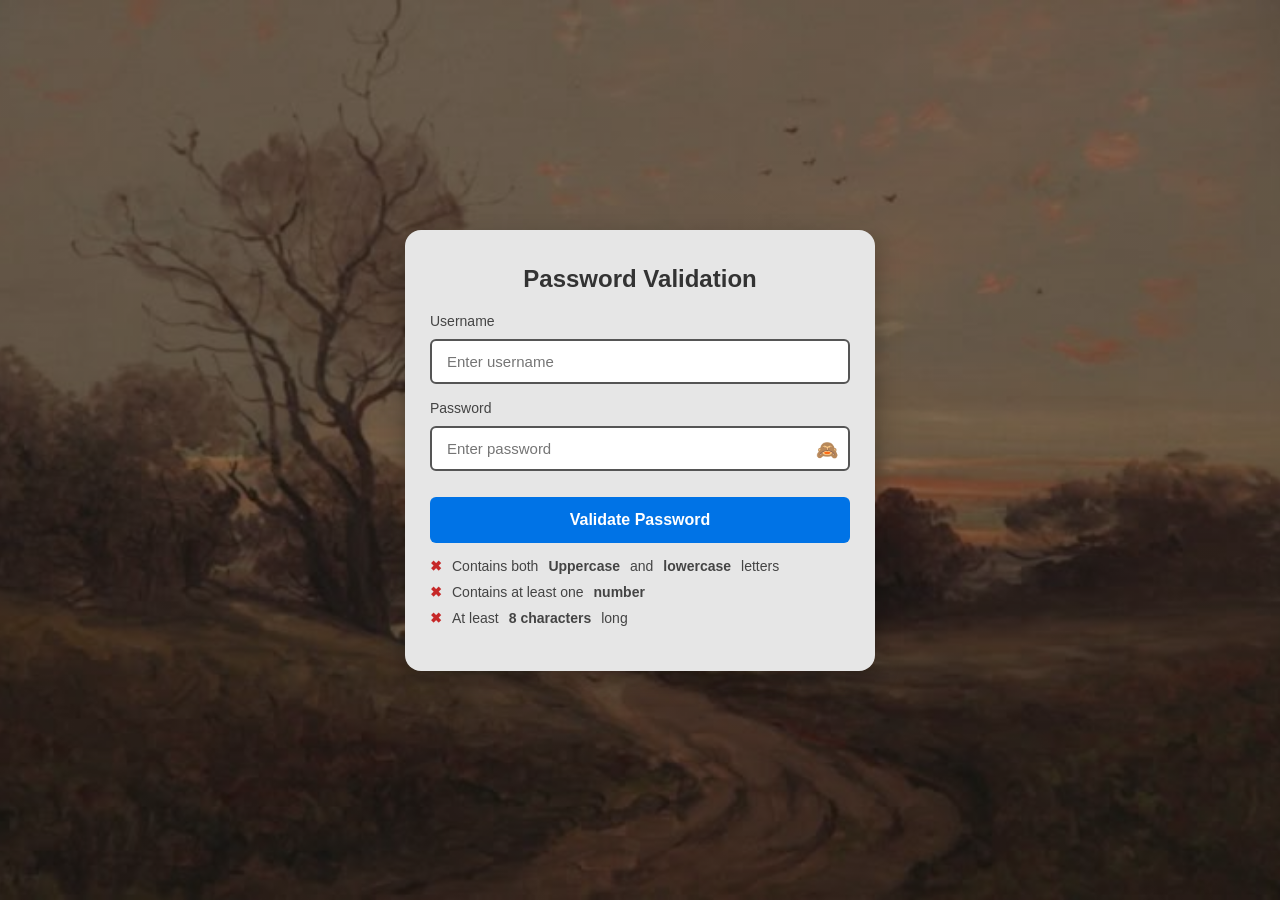
<file: index.html>
<!DOCTYPE html>
<html>
<head>
    <link rel="stylesheet" href="style.css">
    <meta charset="UTF-8">
    <meta name="viewport" content="width=device-width, initial-scale=1">
    <link rel="icon" type="image/x-icon" href="pamulang.ico">
    <title>Password Validation</title>
</head>

<body>

<div class="card" id="formContainer">
  <h3>Password Validation</h3>

  <form id="myForm">
    <label for="usrname">Username</label>
    <input type="text" id="usrname" name="usrname" required placeholder="Enter username">

    <label for="psw">Password</label>
    <div class="input-wrapper">
        <input type="password" id="psw" name="psw" pattern="(?=.*\d)(?=.*[a-z])(?=.*[A-Z]).{8,}" required placeholder="Enter password">
        <span class="toggle-password" id="toggleBtn">🙈</span>
    </div>
    
    <input type="submit" id="submitBtn" value="Validate Password">
  </form>

  <div id="message">
    <div id="status-text" class="status-msg"></div>
    <ul class="validation-list">
      <li id="letter" class="invalid">Contains both <b>Uppercase</b> and <b>lowercase</b> letters</li>
      <li id="capital" class="invalid" style="display: none;"></li> <li id="number" class="invalid">Contains at least one <b>number</b></li>
      <li id="length" class="invalid">At least <b>8 characters</b> long</li>
    </ul>
  </div>
</div>

<script src="script.js"></script>

</body>
</html>
</file>
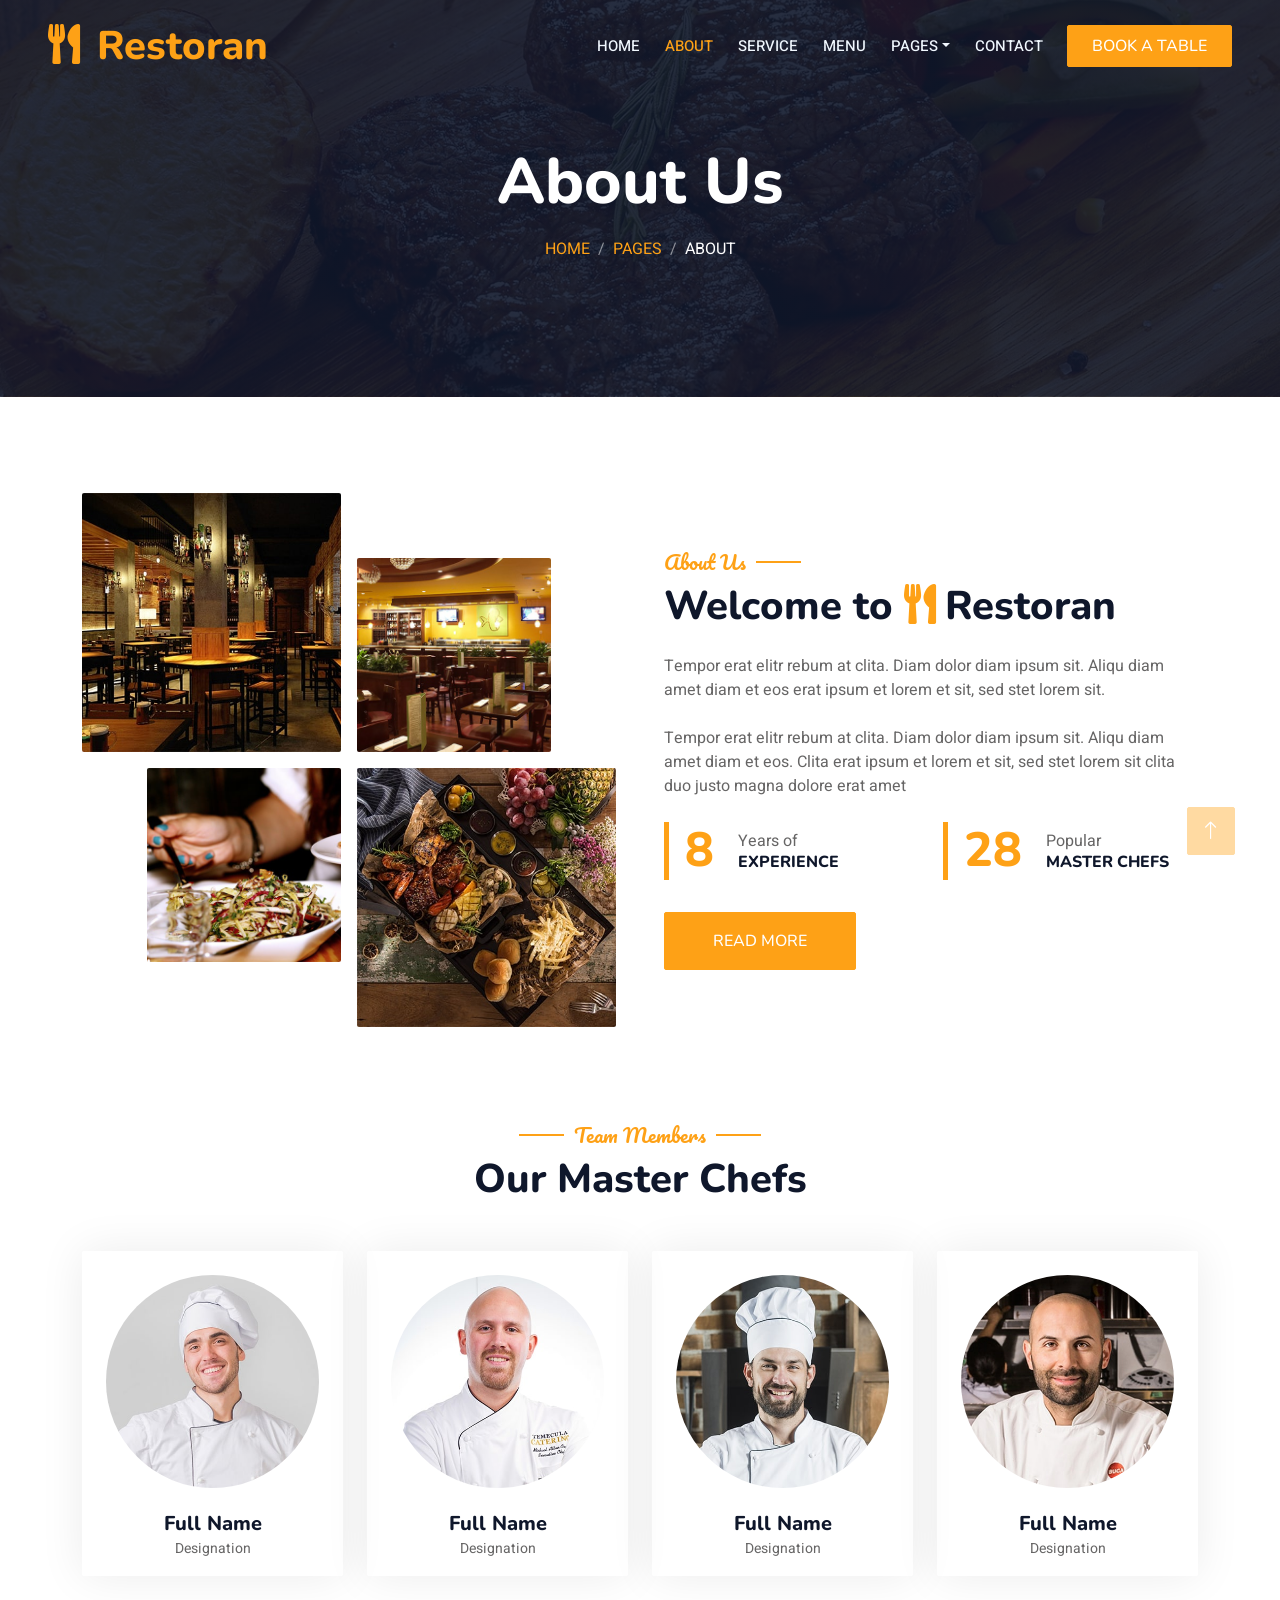
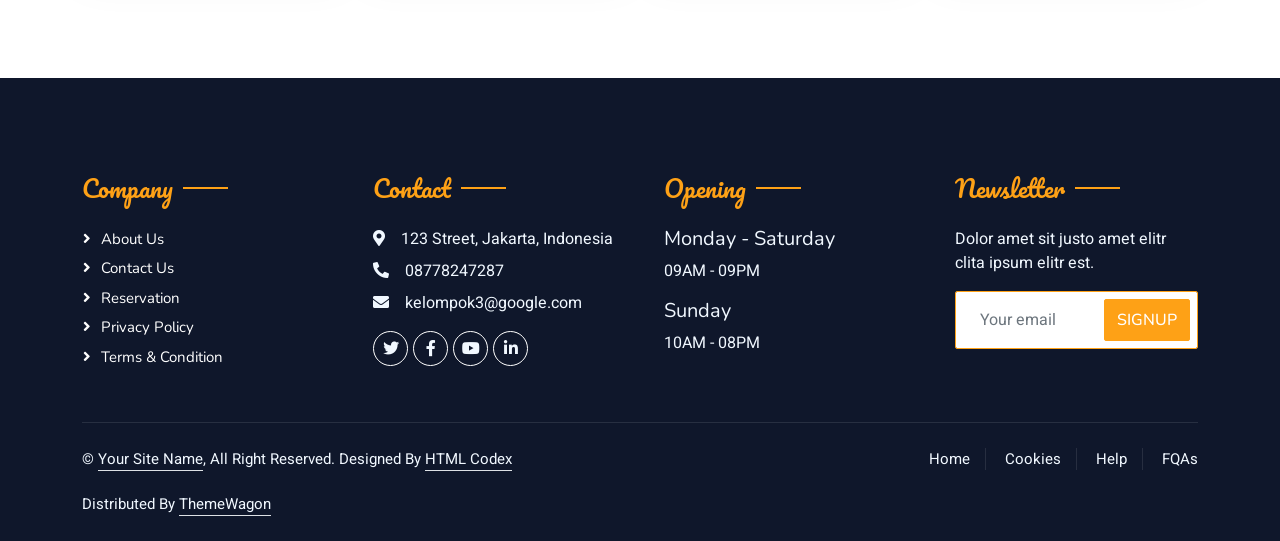
<file: about.html>
<!DOCTYPE html>
<html lang="en">

<head>
    <meta charset="utf-8">
    <title>Restoran - Bootstrap Restaurant Template</title>
    <meta content="width=device-width, initial-scale=1.0" name="viewport">
    <meta content="" name="keywords">
    <meta content="" name="description">

    <!-- Favicon -->
    <link href="img/favicon.ico" rel="icon">

    <!-- Google Web Fonts -->
    <link rel="preconnect" href="https://fonts.googleapis.com">
    <link rel="preconnect" href="https://fonts.gstatic.com" crossorigin>
    <link href="https://fonts.googleapis.com/css2?family=Heebo:wght@400;500;600&family=Nunito:wght@600;700;800&family=Pacifico&display=swap" rel="stylesheet">

    <!-- Icon Font Stylesheet -->
    <link href="https://cdnjs.cloudflare.com/ajax/libs/font-awesome/5.10.0/css/all.min.css" rel="stylesheet">
    <link href="https://cdn.jsdelivr.net/npm/bootstrap-icons@1.4.1/font/bootstrap-icons.css" rel="stylesheet">

    <!-- Libraries Stylesheet -->
    <link href="lib/animate/animate.min.css" rel="stylesheet">
    <link href="lib/owlcarousel/assets/owl.carousel.min.css" rel="stylesheet">
    <link href="lib/tempusdominus/css/tempusdominus-bootstrap-4.min.css" rel="stylesheet" />

    <!-- Customized Bootstrap Stylesheet -->
    <link href="css/bootstrap.min.css" rel="stylesheet">

    <!-- Template Stylesheet -->
    <link href="css/style.css" rel="stylesheet">
</head>

<body>
    <div class="container-xxl bg-white p-0">
        <!-- Spinner Start -->
        <div id="spinner" class="show bg-white position-fixed translate-middle w-100 vh-100 top-50 start-50 d-flex align-items-center justify-content-center">
            <div class="spinner-border text-primary" style="width: 3rem; height: 3rem;" role="status">
                <span class="sr-only">Loading...</span>
            </div>
        </div>
        <!-- Spinner End -->


        <!-- Navbar & Hero Start -->
        <div class="container-xxl position-relative p-0">
            <nav class="navbar navbar-expand-lg navbar-dark bg-dark px-4 px-lg-5 py-3 py-lg-0">
                <a href="" class="navbar-brand p-0">
                    <h1 class="text-primary m-0"><i class="fa fa-utensils me-3"></i>Restoran</h1>
                    <!-- <img src="img/logo.png" alt="Logo"> -->
                </a>
                <button class="navbar-toggler" type="button" data-bs-toggle="collapse" data-bs-target="#navbarCollapse">
                    <span class="fa fa-bars"></span>
                </button>
                <div class="collapse navbar-collapse" id="navbarCollapse">
                    <div class="navbar-nav ms-auto py-0 pe-4">
                        <a href="index.html" class="nav-item nav-link">Home</a>
                        <a href="about.html" class="nav-item nav-link active">About</a>
                        <a href="service.html" class="nav-item nav-link">Service</a>
                        <a href="menu.html" class="nav-item nav-link">Menu</a>
                        <div class="nav-item dropdown">
                            <a href="#" class="nav-link dropdown-toggle" data-bs-toggle="dropdown">Pages</a>
                            <div class="dropdown-menu m-0">
                                <a href="booking.html" class="dropdown-item">Booking</a>
                                <a href="team.html" class="dropdown-item">Our Team</a>
                                <a href="testimonial.html" class="dropdown-item">Testimonial</a>
                            </div>
                        </div>
                        <a href="contact.html" class="nav-item nav-link">Contact</a>
                    </div>
                    <a href="" class="btn btn-primary py-2 px-4">Book A Table</a>
                </div>
            </nav>

            <div class="container-xxl py-5 bg-dark hero-header mb-5">
                <div class="container text-center my-5 pt-5 pb-4">
                    <h1 class="display-3 text-white mb-3 animated slideInDown">About Us</h1>
                    <nav aria-label="breadcrumb">
                        <ol class="breadcrumb justify-content-center text-uppercase">
                            <li class="breadcrumb-item"><a href="#">Home</a></li>
                            <li class="breadcrumb-item"><a href="#">Pages</a></li>
                            <li class="breadcrumb-item text-white active" aria-current="page">About</li>
                        </ol>
                    </nav>
                </div>
            </div>
        </div>
        <!-- Navbar & Hero End -->


        <!-- About Start -->
        <div class="container-xxl py-5">
            <div class="container">
                <div class="row g-5 align-items-center">
                    <div class="col-lg-6">
                        <div class="row g-3">
                            <div class="col-6 text-start">
                                <img class="img-fluid rounded w-100 wow zoomIn" data-wow-delay="0.1s" src="img/about-1.jpg">
                            </div>
                            <div class="col-6 text-start">
                                <img class="img-fluid rounded w-75 wow zoomIn" data-wow-delay="0.3s" src="img/about-2.jpg" style="margin-top: 25%;">
                            </div>
                            <div class="col-6 text-end">
                                <img class="img-fluid rounded w-75 wow zoomIn" data-wow-delay="0.5s" src="img/about-3.jpg">
                            </div>
                            <div class="col-6 text-end">
                                <img class="img-fluid rounded w-100 wow zoomIn" data-wow-delay="0.7s" src="img/about-4.jpg">
                            </div>
                        </div>
                    </div>
                    <div class="col-lg-6">
                        <h5 class="section-title ff-secondary text-start text-primary fw-normal">About Us</h5>
                        <h1 class="mb-4">Welcome to <i class="fa fa-utensils text-primary me-2"></i>Restoran</h1>
                        <p class="mb-4">Tempor erat elitr rebum at clita. Diam dolor diam ipsum sit. Aliqu diam amet diam et eos erat ipsum et lorem et sit, sed stet lorem sit.</p>
                        <p class="mb-4">Tempor erat elitr rebum at clita. Diam dolor diam ipsum sit. Aliqu diam amet diam et eos. Clita erat ipsum et lorem et sit, sed stet lorem sit clita duo justo magna dolore erat amet</p>
                        <div class="row g-4 mb-4">
                            <div class="col-sm-6">
                                <div class="d-flex align-items-center border-start border-5 border-primary px-3">
                                    <h1 class="flex-shrink-0 display-5 text-primary mb-0" data-toggle="counter-up">15</h1>
                                    <div class="ps-4">
                                        <p class="mb-0">Years of</p>
                                        <h6 class="text-uppercase mb-0">Experience</h6>
                                    </div>
                                </div>
                            </div>
                            <div class="col-sm-6">
                                <div class="d-flex align-items-center border-start border-5 border-primary px-3">
                                    <h1 class="flex-shrink-0 display-5 text-primary mb-0" data-toggle="counter-up">50</h1>
                                    <div class="ps-4">
                                        <p class="mb-0">Popular</p>
                                        <h6 class="text-uppercase mb-0">Master Chefs</h6>
                                    </div>
                                </div>
                            </div>
                        </div>
                        <a class="btn btn-primary py-3 px-5 mt-2" href="">Read More</a>
                    </div>
                </div>
            </div>
        </div>
        <!-- About End -->


        <!-- Team Start -->
        <div class="container-xxl pt-5 pb-3">
            <div class="container">
                <div class="text-center wow fadeInUp" data-wow-delay="0.1s">
                    <h5 class="section-title ff-secondary text-center text-primary fw-normal">Team Members</h5>
                    <h1 class="mb-5">Our Master Chefs</h1>
                </div>
                <div class="row g-4">
                    <div class="col-lg-3 col-md-6 wow fadeInUp" data-wow-delay="0.1s">
                        <div class="team-item text-center rounded overflow-hidden">
                            <div class="rounded-circle overflow-hidden m-4">
                                <img class="img-fluid" src="img/team-1.jpg" alt="">
                            </div>
                            <h5 class="mb-0">Full Name</h5>
                            <small>Designation</small>
                            <div class="d-flex justify-content-center mt-3">
                                <a class="btn btn-square btn-primary mx-1" href=""><i class="fab fa-facebook-f"></i></a>
                                <a class="btn btn-square btn-primary mx-1" href=""><i class="fab fa-twitter"></i></a>
                                <a class="btn btn-square btn-primary mx-1" href=""><i class="fab fa-instagram"></i></a>
                            </div>
                        </div>
                    </div>
                    <div class="col-lg-3 col-md-6 wow fadeInUp" data-wow-delay="0.3s">
                        <div class="team-item text-center rounded overflow-hidden">
                            <div class="rounded-circle overflow-hidden m-4">
                                <img class="img-fluid" src="img/team-2.jpg" alt="">
                            </div>
                            <h5 class="mb-0">Full Name</h5>
                            <small>Designation</small>
                            <div class="d-flex justify-content-center mt-3">
                                <a class="btn btn-square btn-primary mx-1" href=""><i class="fab fa-facebook-f"></i></a>
                                <a class="btn btn-square btn-primary mx-1" href=""><i class="fab fa-twitter"></i></a>
                                <a class="btn btn-square btn-primary mx-1" href=""><i class="fab fa-instagram"></i></a>
                            </div>
                        </div>
                    </div>
                    <div class="col-lg-3 col-md-6 wow fadeInUp" data-wow-delay="0.5s">
                        <div class="team-item text-center rounded overflow-hidden">
                            <div class="rounded-circle overflow-hidden m-4">
                                <img class="img-fluid" src="img/team-3.jpg" alt="">
                            </div>
                            <h5 class="mb-0">Full Name</h5>
                            <small>Designation</small>
                            <div class="d-flex justify-content-center mt-3">
                                <a class="btn btn-square btn-primary mx-1" href=""><i class="fab fa-facebook-f"></i></a>
                                <a class="btn btn-square btn-primary mx-1" href=""><i class="fab fa-twitter"></i></a>
                                <a class="btn btn-square btn-primary mx-1" href=""><i class="fab fa-instagram"></i></a>
                            </div>
                        </div>
                    </div>
                    <div class="col-lg-3 col-md-6 wow fadeInUp" data-wow-delay="0.7s">
                        <div class="team-item text-center rounded overflow-hidden">
                            <div class="rounded-circle overflow-hidden m-4">
                                <img class="img-fluid" src="img/team-4.jpg" alt="">
                            </div>
                            <h5 class="mb-0">Full Name</h5>
                            <small>Designation</small>
                            <div class="d-flex justify-content-center mt-3">
                                <a class="btn btn-square btn-primary mx-1" href=""><i class="fab fa-facebook-f"></i></a>
                                <a class="btn btn-square btn-primary mx-1" href=""><i class="fab fa-twitter"></i></a>
                                <a class="btn btn-square btn-primary mx-1" href=""><i class="fab fa-instagram"></i></a>
                            </div>
                        </div>
                    </div>
                </div>
            </div>
        </div>
        <!-- Team End -->
        

        <!-- Footer Start -->
        <div class="container-fluid bg-dark text-light footer pt-5 mt-5 wow fadeIn" data-wow-delay="0.1s">
            <div class="container py-5">
                <div class="row g-5">
                    <div class="col-lg-3 col-md-6">
                        <h4 class="section-title ff-secondary text-start text-primary fw-normal mb-4">Company</h4>
                        <a class="btn btn-link" href="">About Us</a>
                        <a class="btn btn-link" href="">Contact Us</a>
                        <a class="btn btn-link" href="">Reservation</a>
                        <a class="btn btn-link" href="">Privacy Policy</a>
                        <a class="btn btn-link" href="">Terms & Condition</a>
                    </div>
                    <div class="col-lg-3 col-md-6">
                        <h4 class="section-title ff-secondary text-start text-primary fw-normal mb-4">Contact</h4>
                        <p class="mb-2"><i class="fa fa-map-marker-alt me-3"></i>123 Street, Jakarta, Indonesia</p>
                        <p class="mb-2"><i class="fa fa-phone-alt me-3"></i>08778247287</p>
                        <p class="mb-2"><i class="fa fa-envelope me-3"></i>kelompok3@google.com</p>
                        <div class="d-flex pt-2">
                            <a class="btn btn-outline-light btn-social" href=""><i class="fab fa-twitter"></i></a>
                            <a class="btn btn-outline-light btn-social" href=""><i class="fab fa-facebook-f"></i></a>
                            <a class="btn btn-outline-light btn-social" href=""><i class="fab fa-youtube"></i></a>
                            <a class="btn btn-outline-light btn-social" href=""><i class="fab fa-linkedin-in"></i></a>
                        </div>
                    </div>
                    <div class="col-lg-3 col-md-6">
                        <h4 class="section-title ff-secondary text-start text-primary fw-normal mb-4">Opening</h4>
                        <h5 class="text-light fw-normal">Monday - Saturday</h5>
                        <p>09AM - 09PM</p>
                        <h5 class="text-light fw-normal">Sunday</h5>
                        <p>10AM - 08PM</p>
                    </div>
                    <div class="col-lg-3 col-md-6">
                        <h4 class="section-title ff-secondary text-start text-primary fw-normal mb-4">Newsletter</h4>
                        <p>Dolor amet sit justo amet elitr clita ipsum elitr est.</p>
                        <div class="position-relative mx-auto" style="max-width: 400px;">
                            <input class="form-control border-primary w-100 py-3 ps-4 pe-5" type="text" placeholder="Your email">
                            <button type="button" class="btn btn-primary py-2 position-absolute top-0 end-0 mt-2 me-2">SignUp</button>
                        </div>
                    </div>
                </div>
            </div>
            <div class="container">
                <div class="copyright">
                    <div class="row">
                        <div class="col-md-6 text-center text-md-start mb-3 mb-md-0">
                            &copy; <a class="border-bottom" href="#">Your Site Name</a>, All Right Reserved. 
							
							<!--/*** This template is free as long as you keep the footer author’s credit link/attribution link/backlink. If you'd like to use the template without the footer author’s credit link/attribution link/backlink, you can purchase the Credit Removal License from "https://htmlcodex.com/credit-removal". Thank you for your support. ***/-->
							Designed By <a class="border-bottom" href="https://htmlcodex.com">HTML Codex</a><br><br>
                            Distributed By <a class="border-bottom" href="https://themewagon.com" target="_blank">ThemeWagon</a>
                        </div>
                        <div class="col-md-6 text-center text-md-end">
                            <div class="footer-menu">
                                <a href="">Home</a>
                                <a href="">Cookies</a>
                                <a href="">Help</a>
                                <a href="">FQAs</a>
                            </div>
                        </div>
                    </div>
                </div>
            </div>
        </div>
        <!-- Footer End -->


        <!-- Back to Top -->
        <a href="#" class="btn btn-lg btn-primary btn-lg-square back-to-top"><i class="bi bi-arrow-up"></i></a>
    </div>

    <!-- JavaScript Libraries -->
    <script src="https://code.jquery.com/jquery-3.4.1.min.js"></script>
    <script src="https://cdn.jsdelivr.net/npm/bootstrap@5.0.0/dist/js/bootstrap.bundle.min.js"></script>
    <script src="lib/wow/wow.min.js"></script>
    <script src="lib/easing/easing.min.js"></script>
    <script src="lib/waypoints/waypoints.min.js"></script>
    <script src="lib/counterup/counterup.min.js"></script>
    <script src="lib/owlcarousel/owl.carousel.min.js"></script>
    <script src="lib/tempusdominus/js/moment.min.js"></script>
    <script src="lib/tempusdominus/js/moment-timezone.min.js"></script>
    <script src="lib/tempusdominus/js/tempusdominus-bootstrap-4.min.js"></script>

    <!-- Template Javascript -->
    <script src="js/main.js"></script>
</body>

</html>
</file>
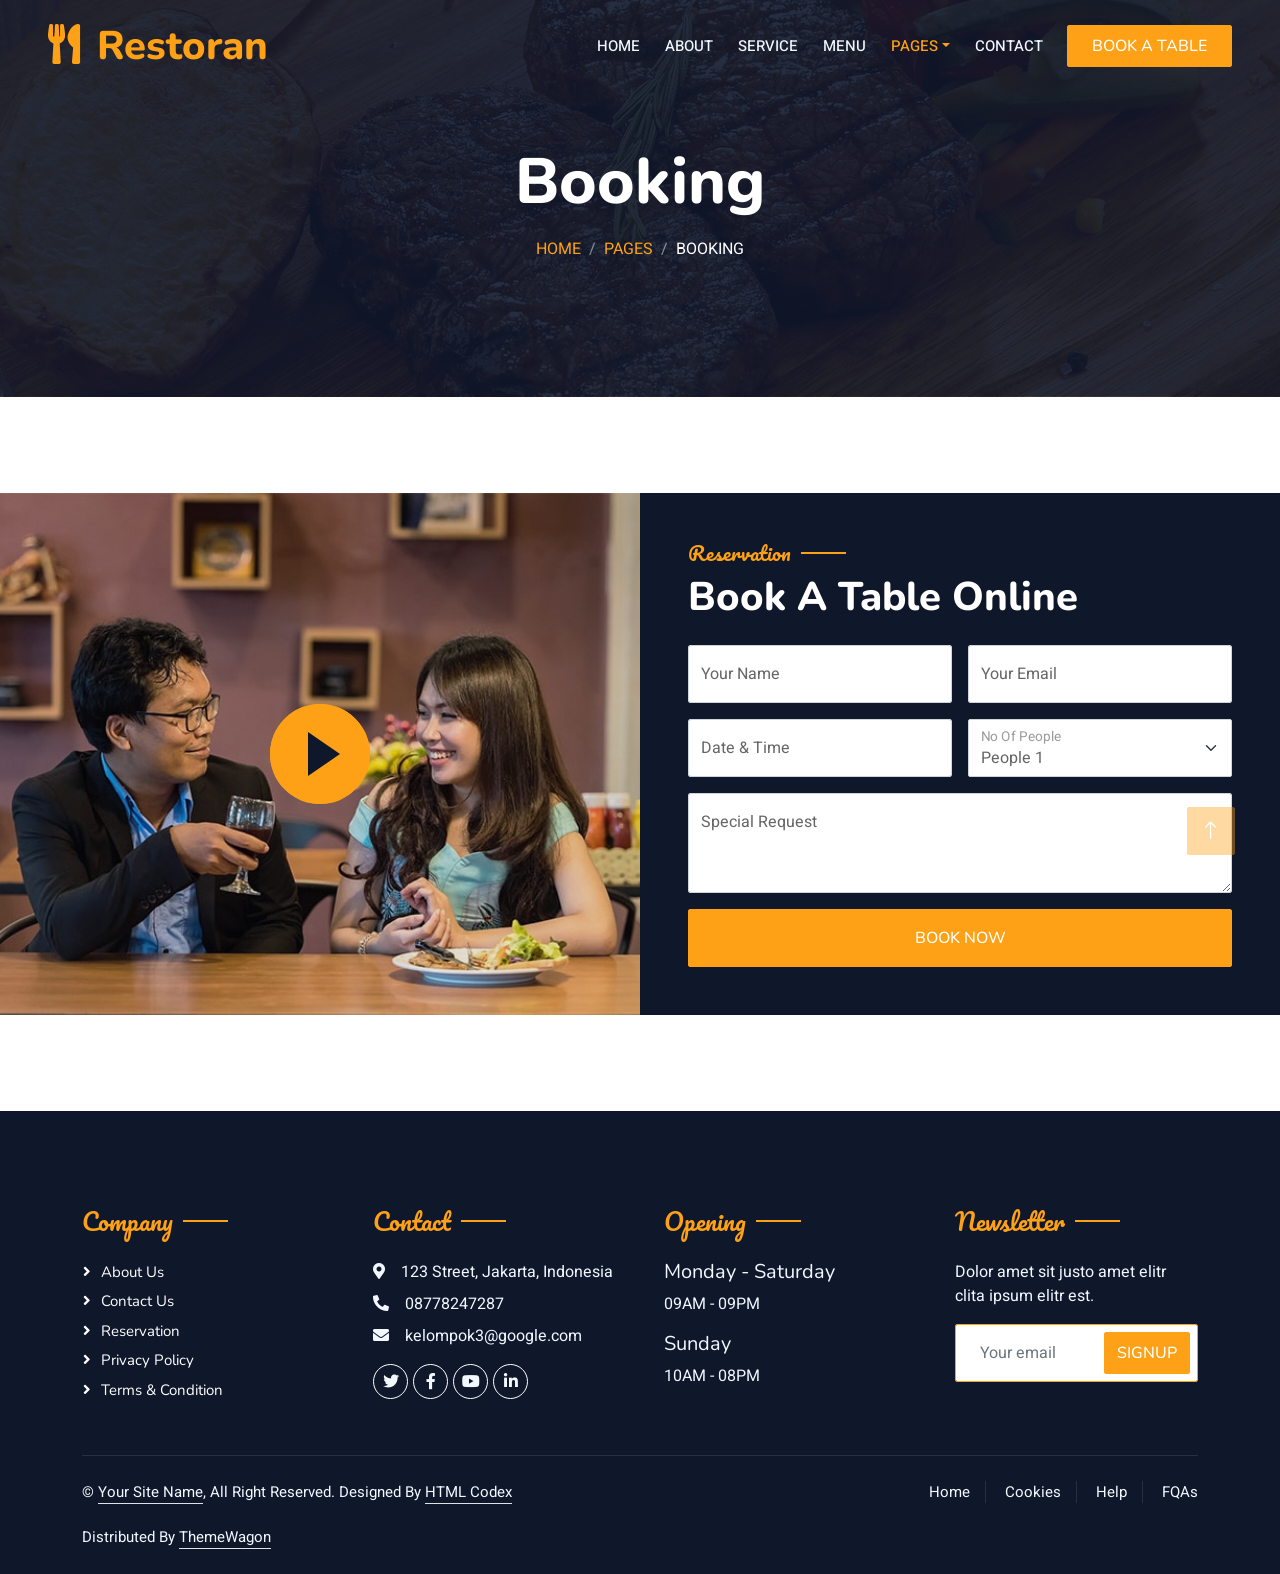
<file: booking.html>
<!DOCTYPE html>
<html lang="en">

<head>
    <meta charset="utf-8">
    <title>Restoran - Bootstrap Restaurant Template</title>
    <meta content="width=device-width, initial-scale=1.0" name="viewport">
    <meta content="" name="keywords">
    <meta content="" name="description">

    <!-- Favicon -->
    <link href="img/favicon.ico" rel="icon">

    <!-- Google Web Fonts -->
    <link rel="preconnect" href="https://fonts.googleapis.com">
    <link rel="preconnect" href="https://fonts.gstatic.com" crossorigin>
    <link href="https://fonts.googleapis.com/css2?family=Heebo:wght@400;500;600&family=Nunito:wght@600;700;800&family=Pacifico&display=swap" rel="stylesheet">

    <!-- Icon Font Stylesheet -->
    <link href="https://cdnjs.cloudflare.com/ajax/libs/font-awesome/5.10.0/css/all.min.css" rel="stylesheet">
    <link href="https://cdn.jsdelivr.net/npm/bootstrap-icons@1.4.1/font/bootstrap-icons.css" rel="stylesheet">

    <!-- Libraries Stylesheet -->
    <link href="lib/animate/animate.min.css" rel="stylesheet">
    <link href="lib/owlcarousel/assets/owl.carousel.min.css" rel="stylesheet">
    <link href="lib/tempusdominus/css/tempusdominus-bootstrap-4.min.css" rel="stylesheet" />

    <!-- Customized Bootstrap Stylesheet -->
    <link href="css/bootstrap.min.css" rel="stylesheet">

    <!-- Template Stylesheet -->
    <link href="css/style.css" rel="stylesheet">
</head>

<body>
    <div class="container-xxl bg-white p-0">
        <!-- Spinner Start -->
        <div id="spinner" class="show bg-white position-fixed translate-middle w-100 vh-100 top-50 start-50 d-flex align-items-center justify-content-center">
            <div class="spinner-border text-primary" style="width: 3rem; height: 3rem;" role="status">
                <span class="sr-only">Loading...</span>
            </div>
        </div>
        <!-- Spinner End -->


        <!-- Navbar & Hero Start -->
        <div class="container-xxl position-relative p-0">
            <nav class="navbar navbar-expand-lg navbar-dark bg-dark px-4 px-lg-5 py-3 py-lg-0">
                <a href="" class="navbar-brand p-0">
                    <h1 class="text-primary m-0"><i class="fa fa-utensils me-3"></i>Restoran</h1>
                    <!-- <img src="img/logo.png" alt="Logo"> -->
                </a>
                <button class="navbar-toggler" type="button" data-bs-toggle="collapse" data-bs-target="#navbarCollapse">
                    <span class="fa fa-bars"></span>
                </button>
                <div class="collapse navbar-collapse" id="navbarCollapse">
                    <div class="navbar-nav ms-auto py-0 pe-4">
                        <a href="index.html" class="nav-item nav-link">Home</a>
                        <a href="about.html" class="nav-item nav-link">About</a>
                        <a href="service.html" class="nav-item nav-link">Service</a>
                        <a href="menu.html" class="nav-item nav-link">Menu</a>
                        <div class="nav-item dropdown">
                            <a href="#" class="nav-link dropdown-toggle active" data-bs-toggle="dropdown">Pages</a>
                            <div class="dropdown-menu m-0">
                                <a href="booking.html" class="dropdown-item active">Booking</a>
                                <a href="team.html" class="dropdown-item">Our Team</a>
                                <a href="testimonial.html" class="dropdown-item">Testimonial</a>
                            </div>
                        </div>
                        <a href="contact.html" class="nav-item nav-link">Contact</a>
                    </div>
                    <a href="" class="btn btn-primary py-2 px-4">Book A Table</a>
                </div>
            </nav>

            <div class="container-xxl py-5 bg-dark hero-header mb-5">
                <div class="container text-center my-5 pt-5 pb-4">
                    <h1 class="display-3 text-white mb-3 animated slideInDown">Booking</h1>
                    <nav aria-label="breadcrumb">
                        <ol class="breadcrumb justify-content-center text-uppercase">
                            <li class="breadcrumb-item"><a href="#">Home</a></li>
                            <li class="breadcrumb-item"><a href="#">Pages</a></li>
                            <li class="breadcrumb-item text-white active" aria-current="page">Booking</li>
                        </ol>
                    </nav>
                </div>
            </div>
        </div>
        <!-- Navbar & Hero End -->


        <!-- Reservation Start -->
        <div class="container-xxl py-5 px-0 wow fadeInUp" data-wow-delay="0.1s">
            <div class="row g-0">
                <div class="col-md-6">
                    <div class="video">
                        <button type="button" class="btn-play" data-bs-toggle="modal" data-src="https://www.youtube.com/embed/DWRcNpR6Kdc" data-bs-target="#videoModal">
                            <span></span>
                        </button>
                    </div>
                </div>
                <div class="col-md-6 bg-dark d-flex align-items-center">
                    <div class="p-5 wow fadeInUp" data-wow-delay="0.2s">
                        <h5 class="section-title ff-secondary text-start text-primary fw-normal">Reservation</h5>
                        <h1 class="text-white mb-4">Book A Table Online</h1>
                        <form>
                            <div class="row g-3">
                                <div class="col-md-6">
                                    <div class="form-floating">
                                        <input type="text" class="form-control" id="name" placeholder="Your Name">
                                        <label for="name">Your Name</label>
                                    </div>
                                </div>
                                <div class="col-md-6">
                                    <div class="form-floating">
                                        <input type="email" class="form-control" id="email" placeholder="Your Email">
                                        <label for="email">Your Email</label>
                                    </div>
                                </div>
                                <div class="col-md-6">
                                    <div class="form-floating date" id="date3" data-target-input="nearest">
                                        <input type="text" class="form-control datetimepicker-input" id="datetime" placeholder="Date & Time" data-target="#date3" data-toggle="datetimepicker" />
                                        <label for="datetime">Date & Time</label>
                                    </div>
                                </div>
                                <div class="col-md-6">
                                    <div class="form-floating">
                                        <select class="form-select" id="select1">
                                          <option value="1">People 1</option>
                                          <option value="2">People 2</option>
                                          <option value="3">People 3</option>
                                        </select>
                                        <label for="select1">No Of People</label>
                                      </div>
                                </div>
                                <div class="col-12">
                                    <div class="form-floating">
                                        <textarea class="form-control" placeholder="Special Request" id="message" style="height: 100px"></textarea>
                                        <label for="message">Special Request</label>
                                    </div>
                                </div>
                                <div class="col-12">
                                    <button class="btn btn-primary w-100 py-3" type="submit">Book Now</button>
                                </div>
                            </div>
                        </form>
                    </div>
                </div>
            </div>
        </div>

        <div class="modal fade" id="videoModal" tabindex="-1" aria-labelledby="exampleModalLabel" aria-hidden="true">
            <div class="modal-dialog">
                <div class="modal-content rounded-0">
                    <div class="modal-header">
                        <h5 class="modal-title" id="exampleModalLabel">Youtube Video</h5>
                        <button type="button" class="btn-close" data-bs-dismiss="modal" aria-label="Close"></button>
                    </div>
                    <div class="modal-body">
                        <!-- 16:9 aspect ratio -->
                        <div class="ratio ratio-16x9">
                            <iframe class="embed-responsive-item" src="" id="video" allowfullscreen allowscriptaccess="always"
                                allow="autoplay"></iframe>
                        </div>
                    </div>
                </div>
            </div>
        </div>
        <!-- Reservation Start -->
        

        <!-- Footer Start -->
        <div class="container-fluid bg-dark text-light footer pt-5 mt-5 wow fadeIn" data-wow-delay="0.1s">
            <div class="container py-5">
                <div class="row g-5">
                    <div class="col-lg-3 col-md-6">
                        <h4 class="section-title ff-secondary text-start text-primary fw-normal mb-4">Company</h4>
                        <a class="btn btn-link" href="">About Us</a>
                        <a class="btn btn-link" href="">Contact Us</a>
                        <a class="btn btn-link" href="">Reservation</a>
                        <a class="btn btn-link" href="">Privacy Policy</a>
                        <a class="btn btn-link" href="">Terms & Condition</a>
                    </div>
                    <div class="col-lg-3 col-md-6">
                        <h4 class="section-title ff-secondary text-start text-primary fw-normal mb-4">Contact</h4>
                        <p class="mb-2"><i class="fa fa-map-marker-alt me-3"></i>123 Street, Jakarta, Indonesia</p>
                        <p class="mb-2"><i class="fa fa-phone-alt me-3"></i>08778247287</p>
                        <p class="mb-2"><i class="fa fa-envelope me-3"></i>kelompok3@google.com</p>
                        <div class="d-flex pt-2">
                            <a class="btn btn-outline-light btn-social" href=""><i class="fab fa-twitter"></i></a>
                            <a class="btn btn-outline-light btn-social" href=""><i class="fab fa-facebook-f"></i></a>
                            <a class="btn btn-outline-light btn-social" href=""><i class="fab fa-youtube"></i></a>
                            <a class="btn btn-outline-light btn-social" href=""><i class="fab fa-linkedin-in"></i></a>
                        </div>
                    </div>
                    <div class="col-lg-3 col-md-6">
                        <h4 class="section-title ff-secondary text-start text-primary fw-normal mb-4">Opening</h4>
                        <h5 class="text-light fw-normal">Monday - Saturday</h5>
                        <p>09AM - 09PM</p>
                        <h5 class="text-light fw-normal">Sunday</h5>
                        <p>10AM - 08PM</p>
                    </div>
                    <div class="col-lg-3 col-md-6">
                        <h4 class="section-title ff-secondary text-start text-primary fw-normal mb-4">Newsletter</h4>
                        <p>Dolor amet sit justo amet elitr clita ipsum elitr est.</p>
                        <div class="position-relative mx-auto" style="max-width: 400px;">
                            <input class="form-control border-primary w-100 py-3 ps-4 pe-5" type="text" placeholder="Your email">
                            <button type="button" class="btn btn-primary py-2 position-absolute top-0 end-0 mt-2 me-2">SignUp</button>
                        </div>
                    </div>
                </div>
            </div>
            <div class="container">
                <div class="copyright">
                    <div class="row">
                        <div class="col-md-6 text-center text-md-start mb-3 mb-md-0">
                            &copy; <a class="border-bottom" href="#">Your Site Name</a>, All Right Reserved. 
							
							<!--/*** This template is free as long as you keep the footer author’s credit link/attribution link/backlink. If you'd like to use the template without the footer author’s credit link/attribution link/backlink, you can purchase the Credit Removal License from "https://htmlcodex.com/credit-removal". Thank you for your support. ***/-->
							Designed By <a class="border-bottom" href="https://htmlcodex.com">HTML Codex</a><br><br>
                            Distributed By <a class="border-bottom" href="https://themewagon.com" target="_blank">ThemeWagon</a>
                        </div>
                        <div class="col-md-6 text-center text-md-end">
                            <div class="footer-menu">
                                <a href="">Home</a>
                                <a href="">Cookies</a>
                                <a href="">Help</a>
                                <a href="">FQAs</a>
                            </div>
                        </div>
                    </div>
                </div>
            </div>
        </div>
        <!-- Footer End -->


        <!-- Back to Top -->
        <a href="#" class="btn btn-lg btn-primary btn-lg-square back-to-top"><i class="bi bi-arrow-up"></i></a>
    </div>

    <!-- JavaScript Libraries -->
    <script src="https://code.jquery.com/jquery-3.4.1.min.js"></script>
    <script src="https://cdn.jsdelivr.net/npm/bootstrap@5.0.0/dist/js/bootstrap.bundle.min.js"></script>
    <script src="lib/wow/wow.min.js"></script>
    <script src="lib/easing/easing.min.js"></script>
    <script src="lib/waypoints/waypoints.min.js"></script>
    <script src="lib/counterup/counterup.min.js"></script>
    <script src="lib/owlcarousel/owl.carousel.min.js"></script>
    <script src="lib/tempusdominus/js/moment.min.js"></script>
    <script src="lib/tempusdominus/js/moment-timezone.min.js"></script>
    <script src="lib/tempusdominus/js/tempusdominus-bootstrap-4.min.js"></script>

    <!-- Template Javascript -->
    <script src="js/main.js"></script>
</body>

</html>
</file>
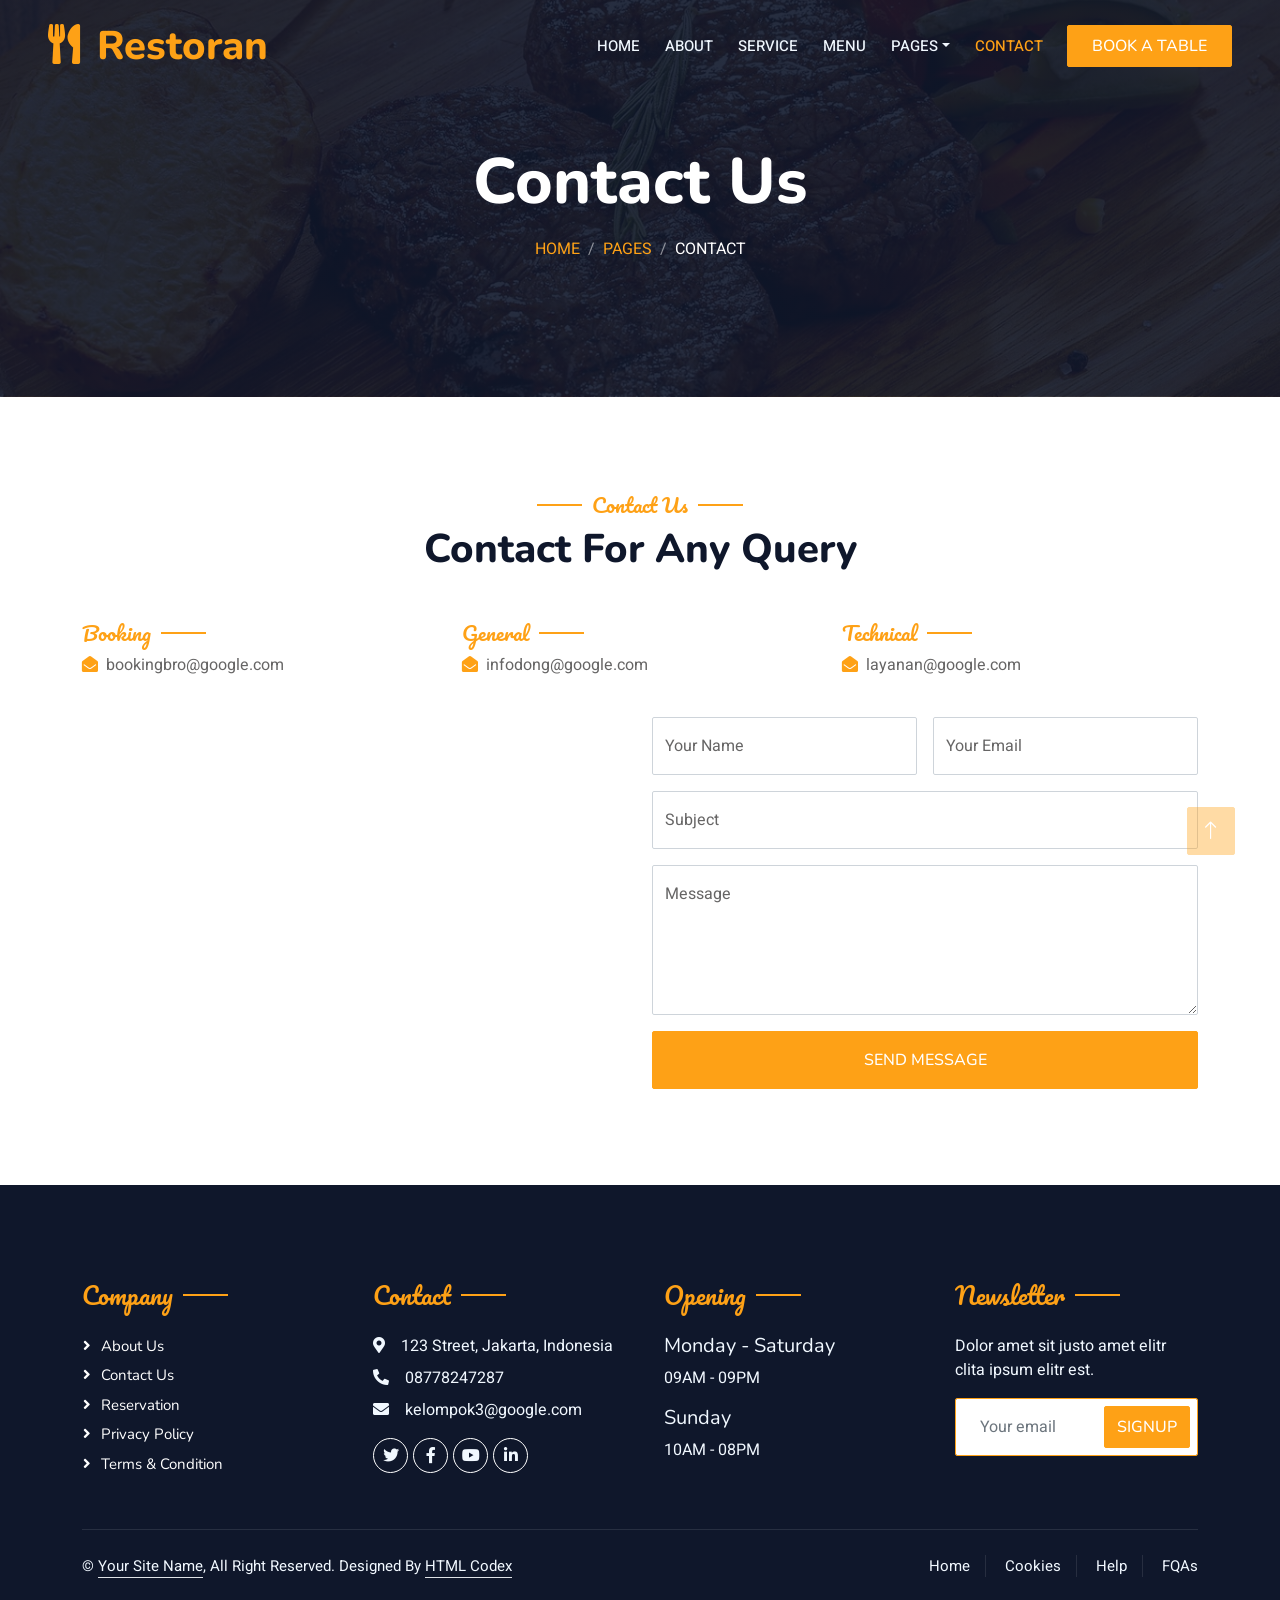
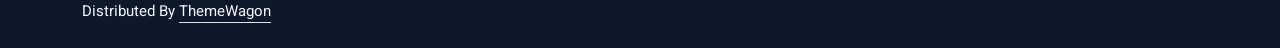
<file: contact.html>
<!DOCTYPE html>
<html lang="en">

<head>
    <meta charset="utf-8">
    <title>Restoran - Bootstrap Restaurant Template</title>
    <meta content="width=device-width, initial-scale=1.0" name="viewport">
    <meta content="" name="keywords">
    <meta content="" name="description">

    <!-- Favicon -->
    <link href="img/favicon.ico" rel="icon">

    <!-- Google Web Fonts -->
    <link rel="preconnect" href="https://fonts.googleapis.com">
    <link rel="preconnect" href="https://fonts.gstatic.com" crossorigin>
    <link href="https://fonts.googleapis.com/css2?family=Heebo:wght@400;500;600&family=Nunito:wght@600;700;800&family=Pacifico&display=swap" rel="stylesheet">

    <!-- Icon Font Stylesheet -->
    <link href="https://cdnjs.cloudflare.com/ajax/libs/font-awesome/5.10.0/css/all.min.css" rel="stylesheet">
    <link href="https://cdn.jsdelivr.net/npm/bootstrap-icons@1.4.1/font/bootstrap-icons.css" rel="stylesheet">

    <!-- Libraries Stylesheet -->
    <link href="lib/animate/animate.min.css" rel="stylesheet">
    <link href="lib/owlcarousel/assets/owl.carousel.min.css" rel="stylesheet">
    <link href="lib/tempusdominus/css/tempusdominus-bootstrap-4.min.css" rel="stylesheet" />

    <!-- Customized Bootstrap Stylesheet -->
    <link href="css/bootstrap.min.css" rel="stylesheet">

    <!-- Template Stylesheet -->
    <link href="css/style.css" rel="stylesheet">
</head>

<body>
    <div class="container-xxl bg-white p-0">
        <!-- Spinner Start -->
        <div id="spinner" class="show bg-white position-fixed translate-middle w-100 vh-100 top-50 start-50 d-flex align-items-center justify-content-center">
            <div class="spinner-border text-primary" style="width: 3rem; height: 3rem;" role="status">
                <span class="sr-only">Loading...</span>
            </div>
        </div>
        <!-- Spinner End -->


        <!-- Navbar & Hero Start -->
        <div class="container-xxl position-relative p-0">
            <nav class="navbar navbar-expand-lg navbar-dark bg-dark px-4 px-lg-5 py-3 py-lg-0">
                <a href="" class="navbar-brand p-0">
                    <h1 class="text-primary m-0"><i class="fa fa-utensils me-3"></i>Restoran</h1>
                    <!-- <img src="img/logo.png" alt="Logo"> -->
                </a>
                <button class="navbar-toggler" type="button" data-bs-toggle="collapse" data-bs-target="#navbarCollapse">
                    <span class="fa fa-bars"></span>
                </button>
                <div class="collapse navbar-collapse" id="navbarCollapse">
                    <div class="navbar-nav ms-auto py-0 pe-4">
                        <a href="index.html" class="nav-item nav-link">Home</a>
                        <a href="about.html" class="nav-item nav-link">About</a>
                        <a href="service.html" class="nav-item nav-link">Service</a>
                        <a href="menu.html" class="nav-item nav-link">Menu</a>
                        <div class="nav-item dropdown">
                            <a href="#" class="nav-link dropdown-toggle" data-bs-toggle="dropdown">Pages</a>
                            <div class="dropdown-menu m-0">
                                <a href="booking.html" class="dropdown-item">Booking</a>
                                <a href="team.html" class="dropdown-item">Our Team</a>
                                <a href="testimonial.html" class="dropdown-item">Testimonial</a>
                            </div>
                        </div>
                        <a href="contact.html" class="nav-item nav-link active">Contact</a>
                    </div>
                    <a href="" class="btn btn-primary py-2 px-4">Book A Table</a>
                </div>
            </nav>

            <div class="container-xxl py-5 bg-dark hero-header mb-5">
                <div class="container text-center my-5 pt-5 pb-4">
                    <h1 class="display-3 text-white mb-3 animated slideInDown">Contact Us</h1>
                    <nav aria-label="breadcrumb">
                        <ol class="breadcrumb justify-content-center text-uppercase">
                            <li class="breadcrumb-item"><a href="#">Home</a></li>
                            <li class="breadcrumb-item"><a href="#">Pages</a></li>
                            <li class="breadcrumb-item text-white active" aria-current="page">Contact</li>
                        </ol>
                    </nav>
                </div>
            </div>
        </div>
        <!-- Navbar & Hero End -->


        <!-- Contact Start -->
        <div class="container-xxl py-5">
            <div class="container">
                <div class="text-center wow fadeInUp" data-wow-delay="0.1s">
                    <h5 class="section-title ff-secondary text-center text-primary fw-normal">Contact Us</h5>
                    <h1 class="mb-5">Contact For Any Query</h1>
                </div>
                <div class="row g-4">
                    <div class="col-12">
                        <div class="row gy-4">
                            <div class="col-md-4">
                                <h5 class="section-title ff-secondary fw-normal text-start text-primary">Booking</h5>
                                <p><i class="fa fa-envelope-open text-primary me-2"></i>bookingbro@google.com</p>
                            </div>
                            <div class="col-md-4">
                                <h5 class="section-title ff-secondary fw-normal text-start text-primary">General</h5>
                                <p><i class="fa fa-envelope-open text-primary me-2"></i>infodong@google.com</p>
                            </div>
                            <div class="col-md-4">
                                <h5 class="section-title ff-secondary fw-normal text-start text-primary">Technical</h5>
                                <p><i class="fa fa-envelope-open text-primary me-2"></i>layanan@google.com</p>
                            </div>
                        </div>
                    </div>
                    <div class="col-md-6 wow fadeIn" data-wow-delay="0.1s">
                        <iframe class="position-relative rounded w-100 h-100"
                            src="https://www.google.com/maps/embed?pb=!1m18!1m12!1m3!1d253840.49131669378!2d106.66470312102639!3d-6.2297209283117585!2m3!1f0!2f0!3f0!3m2!1i1024!2i768!4f13.1!3m3!1m2!1s0x2e69f3e945e34b9d%3A0x5371bf0fdad786a2!2sJakarta%2C%20Daerah%20Khusus%20Ibukota%20Jakarta!5e0!3m2!1sid!2sid!4v1781023224489!5m2!1sid!2sid"
                            frameborder="0" style="min-height: 350px; border:0;" allowfullscreen="" aria-hidden="false"
                            tabindex="0"></iframe>
                    </div>
                    <div class="col-md-6">
                        <div class="wow fadeInUp" data-wow-delay="0.2s">
                            <form>
                                <div class="row g-3">
                                    <div class="col-md-6">
                                        <div class="form-floating">
                                            <input type="text" class="form-control" id="name" placeholder="Your Name">
                                            <label for="name">Your Name</label>
                                        </div>
                                    </div>
                                    <div class="col-md-6">
                                        <div class="form-floating">
                                            <input type="email" class="form-control" id="email" placeholder="Your Email">
                                            <label for="email">Your Email</label>
                                        </div>
                                    </div>
                                    <div class="col-12">
                                        <div class="form-floating">
                                            <input type="text" class="form-control" id="subject" placeholder="Subject">
                                            <label for="subject">Subject</label>
                                        </div>
                                    </div>
                                    <div class="col-12">
                                        <div class="form-floating">
                                            <textarea class="form-control" placeholder="Leave a message here" id="message" style="height: 150px"></textarea>
                                            <label for="message">Message</label>
                                        </div>
                                    </div>
                                    <div class="col-12">
                                        <button class="btn btn-primary w-100 py-3" type="submit">Send Message</button>
                                    </div>
                                </div>
                            </form>
                        </div>
                    </div>
                </div>
            </div>
        </div>
        <!-- Contact End -->


        <!-- Footer Start -->
        <div class="container-fluid bg-dark text-light footer pt-5 mt-5 wow fadeIn" data-wow-delay="0.1s">
            <div class="container py-5">
                <div class="row g-5">
                    <div class="col-lg-3 col-md-6">
                        <h4 class="section-title ff-secondary text-start text-primary fw-normal mb-4">Company</h4>
                        <a class="btn btn-link" href="">About Us</a>
                        <a class="btn btn-link" href="">Contact Us</a>
                        <a class="btn btn-link" href="">Reservation</a>
                        <a class="btn btn-link" href="">Privacy Policy</a>
                        <a class="btn btn-link" href="">Terms & Condition</a>
                    </div>
                    <div class="col-lg-3 col-md-6">
                        <h4 class="section-title ff-secondary text-start text-primary fw-normal mb-4">Contact</h4>
                        <p class="mb-2"><i class="fa fa-map-marker-alt me-3"></i>123 Street, Jakarta, Indonesia</p>
                        <p class="mb-2"><i class="fa fa-phone-alt me-3"></i>08778247287</p>
                        <p class="mb-2"><i class="fa fa-envelope me-3"></i>kelompok3@google.com</p>
                        <div class="d-flex pt-2">
                            <a class="btn btn-outline-light btn-social" href=""><i class="fab fa-twitter"></i></a>
                            <a class="btn btn-outline-light btn-social" href=""><i class="fab fa-facebook-f"></i></a>
                            <a class="btn btn-outline-light btn-social" href=""><i class="fab fa-youtube"></i></a>
                            <a class="btn btn-outline-light btn-social" href=""><i class="fab fa-linkedin-in"></i></a>
                        </div>
                    </div>
                    <div class="col-lg-3 col-md-6">
                        <h4 class="section-title ff-secondary text-start text-primary fw-normal mb-4">Opening</h4>
                        <h5 class="text-light fw-normal">Monday - Saturday</h5>
                        <p>09AM - 09PM</p>
                        <h5 class="text-light fw-normal">Sunday</h5>
                        <p>10AM - 08PM</p>
                    </div>
                    <div class="col-lg-3 col-md-6">
                        <h4 class="section-title ff-secondary text-start text-primary fw-normal mb-4">Newsletter</h4>
                        <p>Dolor amet sit justo amet elitr clita ipsum elitr est.</p>
                        <div class="position-relative mx-auto" style="max-width: 400px;">
                            <input class="form-control border-primary w-100 py-3 ps-4 pe-5" type="text" placeholder="Your email">
                            <button type="button" class="btn btn-primary py-2 position-absolute top-0 end-0 mt-2 me-2">SignUp</button>
                        </div>
                    </div>
                </div>
            </div>
            <div class="container">
                <div class="copyright">
                    <div class="row">
                        <div class="col-md-6 text-center text-md-start mb-3 mb-md-0">
                            &copy; <a class="border-bottom" href="#">Your Site Name</a>, All Right Reserved. 
							
							<!--/*** This template is free as long as you keep the footer author’s credit link/attribution link/backlink. If you'd like to use the template without the footer author’s credit link/attribution link/backlink, you can purchase the Credit Removal License from "https://htmlcodex.com/credit-removal". Thank you for your support. ***/-->
							Designed By <a class="border-bottom" href="https://htmlcodex.com">HTML Codex</a><br><br>
                            Distributed By <a class="border-bottom" href="https://themewagon.com" target="_blank">ThemeWagon</a>
                        </div>
                        <div class="col-md-6 text-center text-md-end">
                            <div class="footer-menu">
                                <a href="">Home</a>
                                <a href="">Cookies</a>
                                <a href="">Help</a>
                                <a href="">FQAs</a>
                            </div>
                        </div>
                    </div>
                </div>
            </div>
        </div>
        <!-- Footer End -->


        <!-- Back to Top -->
        <a href="#" class="btn btn-lg btn-primary btn-lg-square back-to-top"><i class="bi bi-arrow-up"></i></a>
    </div>

    <!-- JavaScript Libraries -->
    <script src="https://code.jquery.com/jquery-3.4.1.min.js"></script>
    <script src="https://cdn.jsdelivr.net/npm/bootstrap@5.0.0/dist/js/bootstrap.bundle.min.js"></script>
    <script src="lib/wow/wow.min.js"></script>
    <script src="lib/easing/easing.min.js"></script>
    <script src="lib/waypoints/waypoints.min.js"></script>
    <script src="lib/counterup/counterup.min.js"></script>
    <script src="lib/owlcarousel/owl.carousel.min.js"></script>
    <script src="lib/tempusdominus/js/moment.min.js"></script>
    <script src="lib/tempusdominus/js/moment-timezone.min.js"></script>
    <script src="lib/tempusdominus/js/tempusdominus-bootstrap-4.min.js"></script>

    <!-- Template Javascript -->
    <script src="js/main.js"></script>
</body>

</html>
</file>
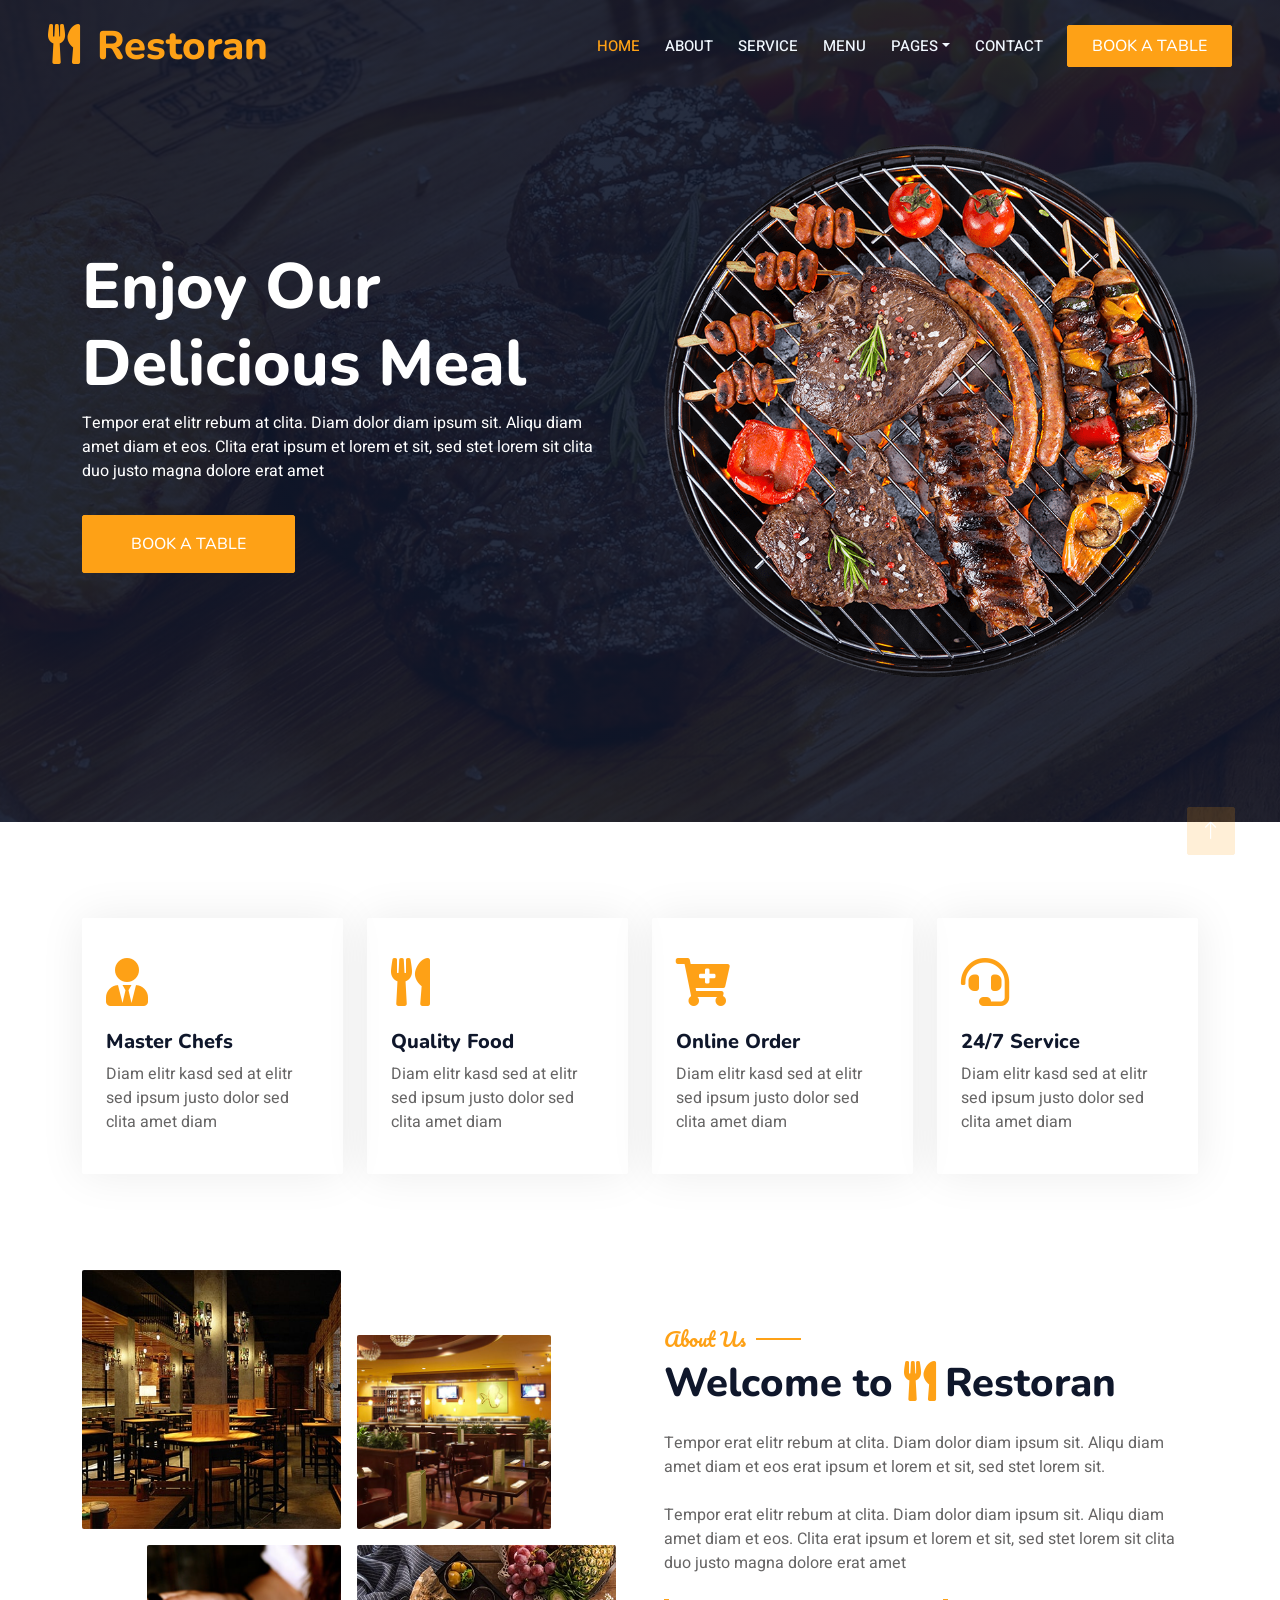
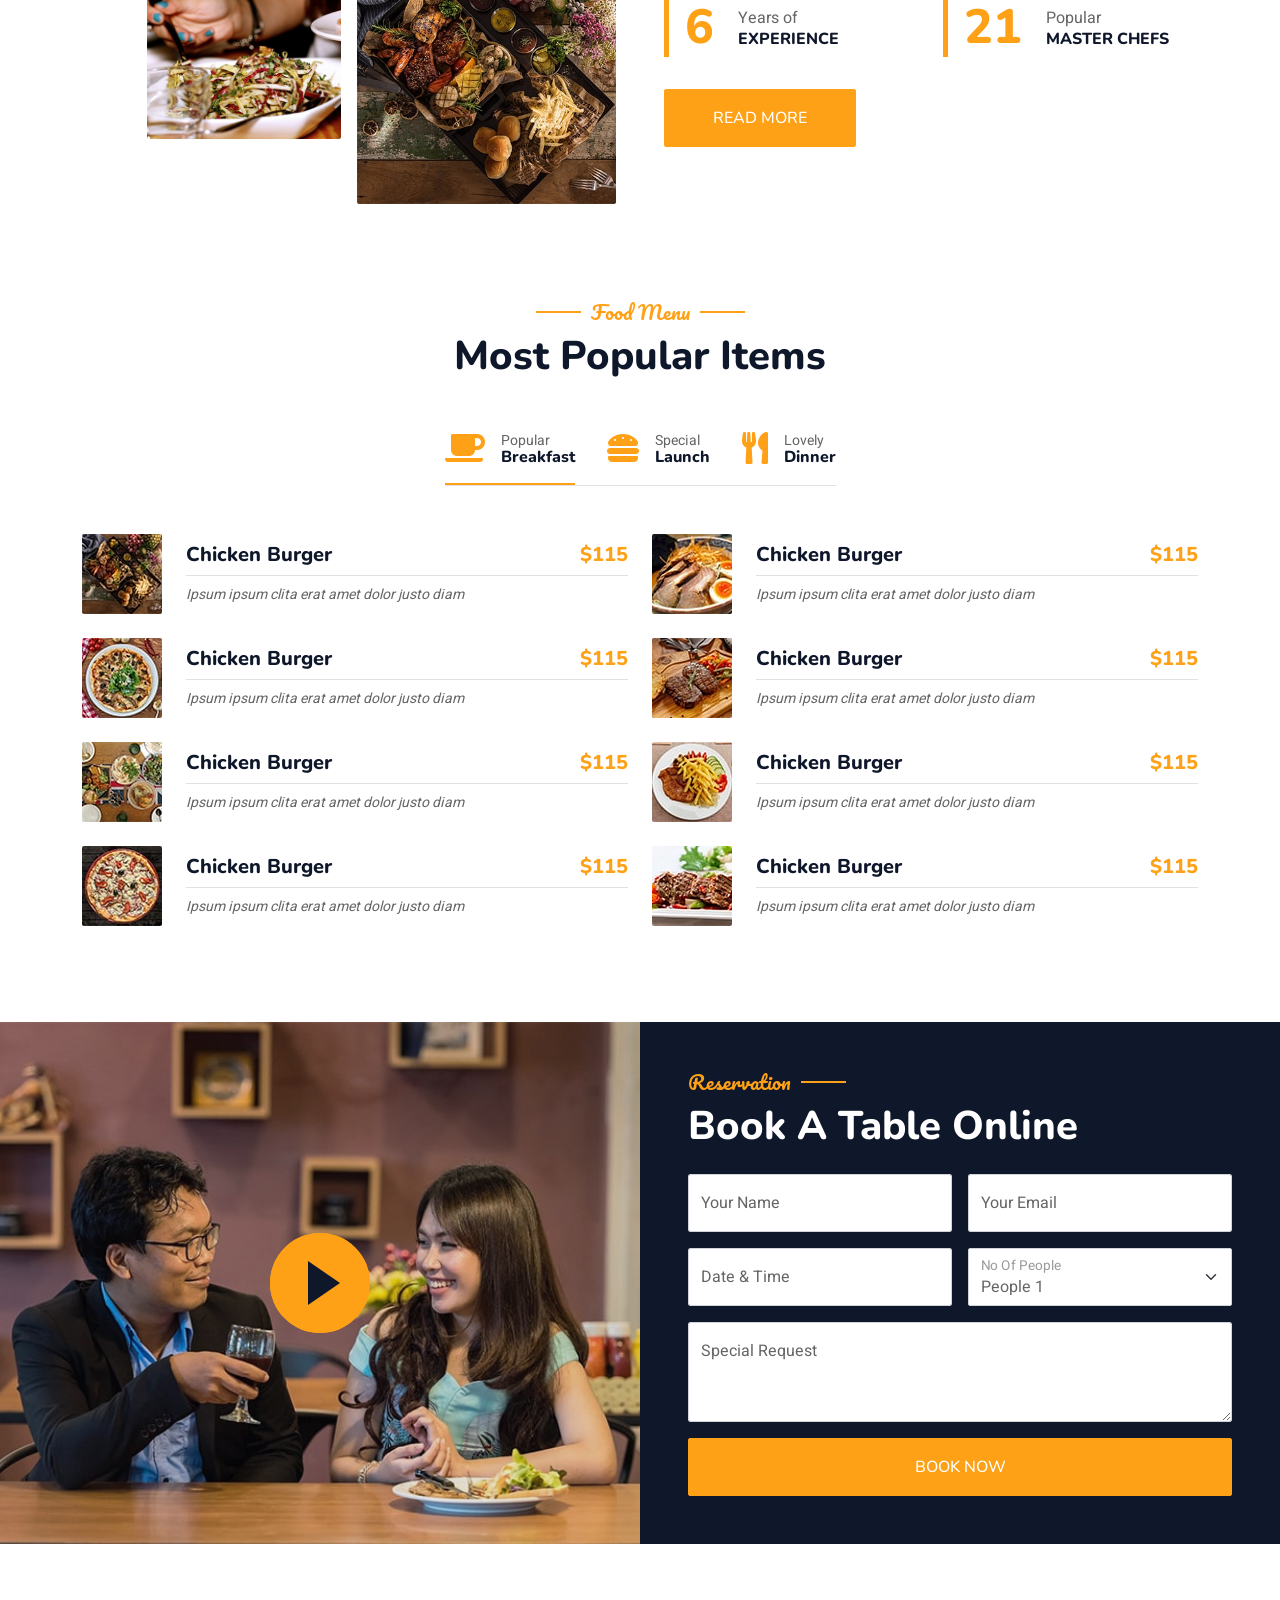
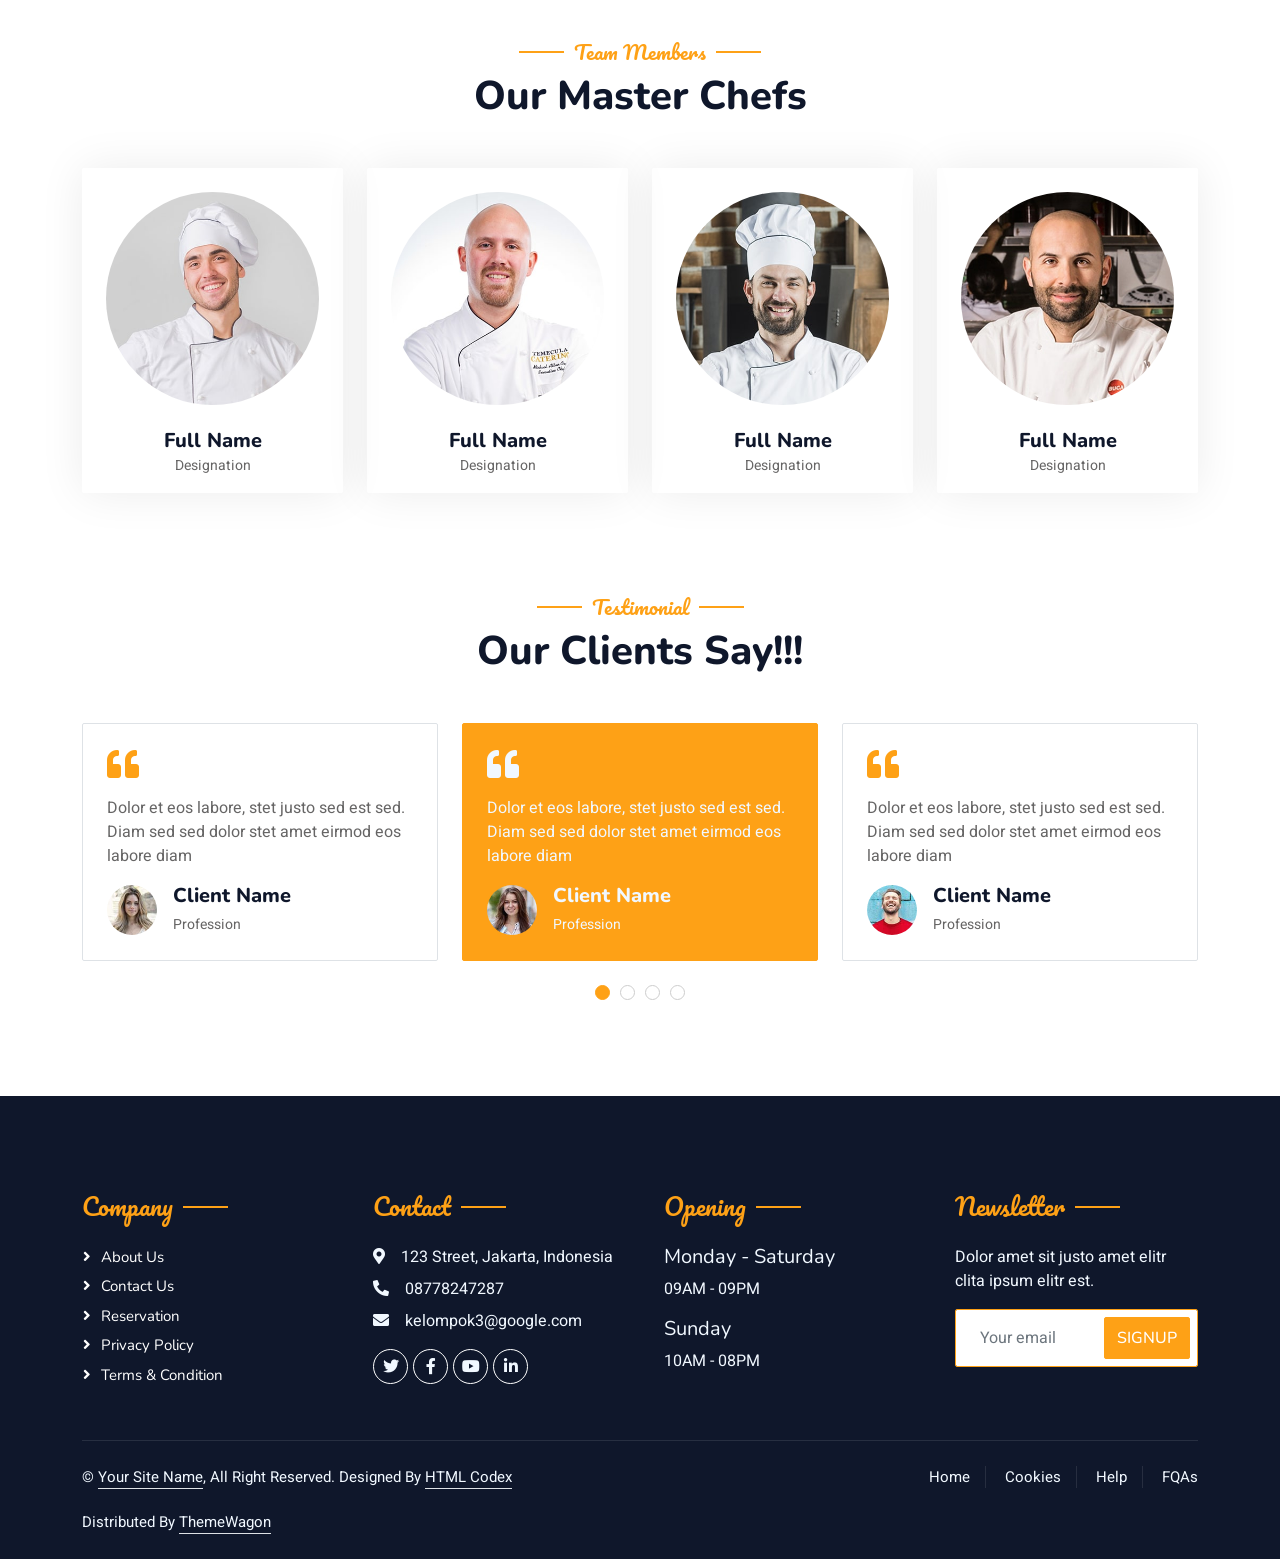
<file: indexresto.html>
<!DOCTYPE html>
<html lang="en">

<head>
    <meta charset="utf-8">
    <title>Restoran - Bootstrap Restaurant Template</title>
    <meta content="width=device-width, initial-scale=1.0" name="viewport">
    <meta content="" name="keywords">
    <meta content="" name="description">

    <!-- Favicon -->
    <link href="img/favicon.ico" rel="icon">

    <!-- Google Web Fonts -->
    <link rel="preconnect" href="https://fonts.googleapis.com">
    <link rel="preconnect" href="https://fonts.gstatic.com" crossorigin>
    <link href="https://fonts.googleapis.com/css2?family=Heebo:wght@400;500;600&family=Nunito:wght@600;700;800&family=Pacifico&display=swap" rel="stylesheet">

    <!-- Icon Font Stylesheet -->
    <link href="https://cdnjs.cloudflare.com/ajax/libs/font-awesome/5.10.0/css/all.min.css" rel="stylesheet">
    <link href="https://cdn.jsdelivr.net/npm/bootstrap-icons@1.4.1/font/bootstrap-icons.css" rel="stylesheet">

    <!-- Libraries Stylesheet -->
    <link href="lib/animate/animate.min.css" rel="stylesheet">
    <link href="lib/owlcarousel/assets/owl.carousel.min.css" rel="stylesheet">
    <link href="lib/tempusdominus/css/tempusdominus-bootstrap-4.min.css" rel="stylesheet" />

    <!-- Customized Bootstrap Stylesheet -->
    <link href="css/bootstrap.min.css" rel="stylesheet">

    <!-- Template Stylesheet -->
    <link href="css/style.css" rel="stylesheet">
</head>

<body>
    <div class="container-xxl bg-white p-0">
        <!-- Spinner Start -->
        <div id="spinner" class="show bg-white position-fixed translate-middle w-100 vh-100 top-50 start-50 d-flex align-items-center justify-content-center">
            <div class="spinner-border text-primary" style="width: 3rem; height: 3rem;" role="status">
                <span class="sr-only">Loading...</span>
            </div>
        </div>
        <!-- Spinner End -->


        <!-- Navbar & Hero Start -->
        <div class="container-xxl position-relative p-0">
            <nav class="navbar navbar-expand-lg navbar-dark bg-dark px-4 px-lg-5 py-3 py-lg-0">
                <a href="" class="navbar-brand p-0">
                    <h1 class="text-primary m-0"><i class="fa fa-utensils me-3"></i>Restoran</h1>
                    <!-- <img src="img/logo.png" alt="Logo"> -->
                </a>
                <button class="navbar-toggler" type="button" data-bs-toggle="collapse" data-bs-target="#navbarCollapse">
                    <span class="fa fa-bars"></span>
                </button>
                <div class="collapse navbar-collapse" id="navbarCollapse">
                    <div class="navbar-nav ms-auto py-0 pe-4">
                        <a href="index.html" class="nav-item nav-link active">Home</a>
                        <a href="about.html" class="nav-item nav-link">About</a>
                        <a href="service.html" class="nav-item nav-link">Service</a>
                        <a href="menu.html" class="nav-item nav-link">Menu</a>
                        <div class="nav-item dropdown">
                            <a href="#" class="nav-link dropdown-toggle" data-bs-toggle="dropdown">Pages</a>
                            <div class="dropdown-menu m-0">
                                <a href="booking.html" class="dropdown-item">Booking</a>
                                <a href="team.html" class="dropdown-item">Our Team</a>
                                <a href="testimonial.html" class="dropdown-item">Testimonial</a>
                            </div>
                        </div>
                        <a href="contact.html" class="nav-item nav-link">Contact</a>
                    </div>
                    <a href="" class="btn btn-primary py-2 px-4">Book A Table</a>
                </div>
            </nav>

            <div class="container-xxl py-5 bg-dark hero-header mb-5">
                <div class="container my-5 py-5">
                    <div class="row align-items-center g-5">
                        <div class="col-lg-6 text-center text-lg-start">
                            <h1 class="display-3 text-white animated slideInLeft">Enjoy Our<br>Delicious Meal</h1>
                            <p class="text-white animated slideInLeft mb-4 pb-2">Tempor erat elitr rebum at clita. Diam dolor diam ipsum sit. Aliqu diam amet diam et eos. Clita erat ipsum et lorem et sit, sed stet lorem sit clita duo justo magna dolore erat amet</p>
                            <a href="" class="btn btn-primary py-sm-3 px-sm-5 me-3 animated slideInLeft">Book A Table</a>
                        </div>
                        <div class="col-lg-6 text-center text-lg-end overflow-hidden">
                            <img class="img-fluid" src="img/hero.png" alt="">
                        </div>
                    </div>
                </div>
            </div>
        </div>
        <!-- Navbar & Hero End -->


        <!-- Service Start -->
        <div class="container-xxl py-5">
            <div class="container">
                <div class="row g-4">
                    <div class="col-lg-3 col-sm-6 wow fadeInUp" data-wow-delay="0.1s">
                        <div class="service-item rounded pt-3">
                            <div class="p-4">
                                <i class="fa fa-3x fa-user-tie text-primary mb-4"></i>
                                <h5>Master Chefs</h5>
                                <p>Diam elitr kasd sed at elitr sed ipsum justo dolor sed clita amet diam</p>
                            </div>
                        </div>
                    </div>
                    <div class="col-lg-3 col-sm-6 wow fadeInUp" data-wow-delay="0.3s">
                        <div class="service-item rounded pt-3">
                            <div class="p-4">
                                <i class="fa fa-3x fa-utensils text-primary mb-4"></i>
                                <h5>Quality Food</h5>
                                <p>Diam elitr kasd sed at elitr sed ipsum justo dolor sed clita amet diam</p>
                            </div>
                        </div>
                    </div>
                    <div class="col-lg-3 col-sm-6 wow fadeInUp" data-wow-delay="0.5s">
                        <div class="service-item rounded pt-3">
                            <div class="p-4">
                                <i class="fa fa-3x fa-cart-plus text-primary mb-4"></i>
                                <h5>Online Order</h5>
                                <p>Diam elitr kasd sed at elitr sed ipsum justo dolor sed clita amet diam</p>
                            </div>
                        </div>
                    </div>
                    <div class="col-lg-3 col-sm-6 wow fadeInUp" data-wow-delay="0.7s">
                        <div class="service-item rounded pt-3">
                            <div class="p-4">
                                <i class="fa fa-3x fa-headset text-primary mb-4"></i>
                                <h5>24/7 Service</h5>
                                <p>Diam elitr kasd sed at elitr sed ipsum justo dolor sed clita amet diam</p>
                            </div>
                        </div>
                    </div>
                </div>
            </div>
        </div>
        <!-- Service End -->


        <!-- About Start -->
        <div class="container-xxl py-5">
            <div class="container">
                <div class="row g-5 align-items-center">
                    <div class="col-lg-6">
                        <div class="row g-3">
                            <div class="col-6 text-start">
                                <img class="img-fluid rounded w-100 wow zoomIn" data-wow-delay="0.1s" src="img/about-1.jpg">
                            </div>
                            <div class="col-6 text-start">
                                <img class="img-fluid rounded w-75 wow zoomIn" data-wow-delay="0.3s" src="img/about-2.jpg" style="margin-top: 25%;">
                            </div>
                            <div class="col-6 text-end">
                                <img class="img-fluid rounded w-75 wow zoomIn" data-wow-delay="0.5s" src="img/about-3.jpg">
                            </div>
                            <div class="col-6 text-end">
                                <img class="img-fluid rounded w-100 wow zoomIn" data-wow-delay="0.7s" src="img/about-4.jpg">
                            </div>
                        </div>
                    </div>
                    <div class="col-lg-6">
                        <h5 class="section-title ff-secondary text-start text-primary fw-normal">About Us</h5>
                        <h1 class="mb-4">Welcome to <i class="fa fa-utensils text-primary me-2"></i>Restoran</h1>
                        <p class="mb-4">Tempor erat elitr rebum at clita. Diam dolor diam ipsum sit. Aliqu diam amet diam et eos erat ipsum et lorem et sit, sed stet lorem sit.</p>
                        <p class="mb-4">Tempor erat elitr rebum at clita. Diam dolor diam ipsum sit. Aliqu diam amet diam et eos. Clita erat ipsum et lorem et sit, sed stet lorem sit clita duo justo magna dolore erat amet</p>
                        <div class="row g-4 mb-4">
                            <div class="col-sm-6">
                                <div class="d-flex align-items-center border-start border-5 border-primary px-3">
                                    <h1 class="flex-shrink-0 display-5 text-primary mb-0" data-toggle="counter-up">15</h1>
                                    <div class="ps-4">
                                        <p class="mb-0">Years of</p>
                                        <h6 class="text-uppercase mb-0">Experience</h6>
                                    </div>
                                </div>
                            </div>
                            <div class="col-sm-6">
                                <div class="d-flex align-items-center border-start border-5 border-primary px-3">
                                    <h1 class="flex-shrink-0 display-5 text-primary mb-0" data-toggle="counter-up">50</h1>
                                    <div class="ps-4">
                                        <p class="mb-0">Popular</p>
                                        <h6 class="text-uppercase mb-0">Master Chefs</h6>
                                    </div>
                                </div>
                            </div>
                        </div>
                        <a class="btn btn-primary py-3 px-5 mt-2" href="">Read More</a>
                    </div>
                </div>
            </div>
        </div>
        <!-- About End -->


        <!-- Menu Start -->
        <div class="container-xxl py-5">
            <div class="container">
                <div class="text-center wow fadeInUp" data-wow-delay="0.1s">
                    <h5 class="section-title ff-secondary text-center text-primary fw-normal">Food Menu</h5>
                    <h1 class="mb-5">Most Popular Items</h1>
                </div>
                <div class="tab-class text-center wow fadeInUp" data-wow-delay="0.1s">
                    <ul class="nav nav-pills d-inline-flex justify-content-center border-bottom mb-5">
                        <li class="nav-item">
                            <a class="d-flex align-items-center text-start mx-3 ms-0 pb-3 active" data-bs-toggle="pill" href="#tab-1">
                                <i class="fa fa-coffee fa-2x text-primary"></i>
                                <div class="ps-3">
                                    <small class="text-body">Popular</small>
                                    <h6 class="mt-n1 mb-0">Breakfast</h6>
                                </div>
                            </a>
                        </li>
                        <li class="nav-item">
                            <a class="d-flex align-items-center text-start mx-3 pb-3" data-bs-toggle="pill" href="#tab-2">
                                <i class="fa fa-hamburger fa-2x text-primary"></i>
                                <div class="ps-3">
                                    <small class="text-body">Special</small>
                                    <h6 class="mt-n1 mb-0">Launch</h6>
                                </div>
                            </a>
                        </li>
                        <li class="nav-item">
                            <a class="d-flex align-items-center text-start mx-3 me-0 pb-3" data-bs-toggle="pill" href="#tab-3">
                                <i class="fa fa-utensils fa-2x text-primary"></i>
                                <div class="ps-3">
                                    <small class="text-body">Lovely</small>
                                    <h6 class="mt-n1 mb-0">Dinner</h6>
                                </div>
                            </a>
                        </li>
                    </ul>
                    <div class="tab-content">
                        <div id="tab-1" class="tab-pane fade show p-0 active">
                            <div class="row g-4">
                                <div class="col-lg-6">
                                    <div class="d-flex align-items-center">
                                        <img class="flex-shrink-0 img-fluid rounded" src="img/menu-1.jpg" alt="" style="width: 80px;">
                                        <div class="w-100 d-flex flex-column text-start ps-4">
                                            <h5 class="d-flex justify-content-between border-bottom pb-2">
                                                <span>Chicken Burger</span>
                                                <span class="text-primary">$115</span>
                                            </h5>
                                            <small class="fst-italic">Ipsum ipsum clita erat amet dolor justo diam</small>
                                        </div>
                                    </div>
                                </div>
                                <div class="col-lg-6">
                                    <div class="d-flex align-items-center">
                                        <img class="flex-shrink-0 img-fluid rounded" src="img/menu-2.jpg" alt="" style="width: 80px;">
                                        <div class="w-100 d-flex flex-column text-start ps-4">
                                            <h5 class="d-flex justify-content-between border-bottom pb-2">
                                                <span>Chicken Burger</span>
                                                <span class="text-primary">$115</span>
                                            </h5>
                                            <small class="fst-italic">Ipsum ipsum clita erat amet dolor justo diam</small>
                                        </div>
                                    </div>
                                </div>
                                <div class="col-lg-6">
                                    <div class="d-flex align-items-center">
                                        <img class="flex-shrink-0 img-fluid rounded" src="img/menu-3.jpg" alt="" style="width: 80px;">
                                        <div class="w-100 d-flex flex-column text-start ps-4">
                                            <h5 class="d-flex justify-content-between border-bottom pb-2">
                                                <span>Chicken Burger</span>
                                                <span class="text-primary">$115</span>
                                            </h5>
                                            <small class="fst-italic">Ipsum ipsum clita erat amet dolor justo diam</small>
                                        </div>
                                    </div>
                                </div>
                                <div class="col-lg-6">
                                    <div class="d-flex align-items-center">
                                        <img class="flex-shrink-0 img-fluid rounded" src="img/menu-4.jpg" alt="" style="width: 80px;">
                                        <div class="w-100 d-flex flex-column text-start ps-4">
                                            <h5 class="d-flex justify-content-between border-bottom pb-2">
                                                <span>Chicken Burger</span>
                                                <span class="text-primary">$115</span>
                                            </h5>
                                            <small class="fst-italic">Ipsum ipsum clita erat amet dolor justo diam</small>
                                        </div>
                                    </div>
                                </div>
                                <div class="col-lg-6">
                                    <div class="d-flex align-items-center">
                                        <img class="flex-shrink-0 img-fluid rounded" src="img/menu-5.jpg" alt="" style="width: 80px;">
                                        <div class="w-100 d-flex flex-column text-start ps-4">
                                            <h5 class="d-flex justify-content-between border-bottom pb-2">
                                                <span>Chicken Burger</span>
                                                <span class="text-primary">$115</span>
                                            </h5>
                                            <small class="fst-italic">Ipsum ipsum clita erat amet dolor justo diam</small>
                                        </div>
                                    </div>
                                </div>
                                <div class="col-lg-6">
                                    <div class="d-flex align-items-center">
                                        <img class="flex-shrink-0 img-fluid rounded" src="img/menu-6.jpg" alt="" style="width: 80px;">
                                        <div class="w-100 d-flex flex-column text-start ps-4">
                                            <h5 class="d-flex justify-content-between border-bottom pb-2">
                                                <span>Chicken Burger</span>
                                                <span class="text-primary">$115</span>
                                            </h5>
                                            <small class="fst-italic">Ipsum ipsum clita erat amet dolor justo diam</small>
                                        </div>
                                    </div>
                                </div>
                                <div class="col-lg-6">
                                    <div class="d-flex align-items-center">
                                        <img class="flex-shrink-0 img-fluid rounded" src="img/menu-7.jpg" alt="" style="width: 80px;">
                                        <div class="w-100 d-flex flex-column text-start ps-4">
                                            <h5 class="d-flex justify-content-between border-bottom pb-2">
                                                <span>Chicken Burger</span>
                                                <span class="text-primary">$115</span>
                                            </h5>
                                            <small class="fst-italic">Ipsum ipsum clita erat amet dolor justo diam</small>
                                        </div>
                                    </div>
                                </div>
                                <div class="col-lg-6">
                                    <div class="d-flex align-items-center">
                                        <img class="flex-shrink-0 img-fluid rounded" src="img/menu-8.jpg" alt="" style="width: 80px;">
                                        <div class="w-100 d-flex flex-column text-start ps-4">
                                            <h5 class="d-flex justify-content-between border-bottom pb-2">
                                                <span>Chicken Burger</span>
                                                <span class="text-primary">$115</span>
                                            </h5>
                                            <small class="fst-italic">Ipsum ipsum clita erat amet dolor justo diam</small>
                                        </div>
                                    </div>
                                </div>
                            </div>
                        </div>
                        <div id="tab-2" class="tab-pane fade show p-0">
                            <div class="row g-4">
                                <div class="col-lg-6">
                                    <div class="d-flex align-items-center">
                                        <img class="flex-shrink-0 img-fluid rounded" src="img/menu-1.jpg" alt="" style="width: 80px;">
                                        <div class="w-100 d-flex flex-column text-start ps-4">
                                            <h5 class="d-flex justify-content-between border-bottom pb-2">
                                                <span>Chicken Burger</span>
                                                <span class="text-primary">$115</span>
                                            </h5>
                                            <small class="fst-italic">Ipsum ipsum clita erat amet dolor justo diam</small>
                                        </div>
                                    </div>
                                </div>
                                <div class="col-lg-6">
                                    <div class="d-flex align-items-center">
                                        <img class="flex-shrink-0 img-fluid rounded" src="img/menu-2.jpg" alt="" style="width: 80px;">
                                        <div class="w-100 d-flex flex-column text-start ps-4">
                                            <h5 class="d-flex justify-content-between border-bottom pb-2">
                                                <span>Chicken Burger</span>
                                                <span class="text-primary">$115</span>
                                            </h5>
                                            <small class="fst-italic">Ipsum ipsum clita erat amet dolor justo diam</small>
                                        </div>
                                    </div>
                                </div>
                                <div class="col-lg-6">
                                    <div class="d-flex align-items-center">
                                        <img class="flex-shrink-0 img-fluid rounded" src="img/menu-3.jpg" alt="" style="width: 80px;">
                                        <div class="w-100 d-flex flex-column text-start ps-4">
                                            <h5 class="d-flex justify-content-between border-bottom pb-2">
                                                <span>Chicken Burger</span>
                                                <span class="text-primary">$115</span>
                                            </h5>
                                            <small class="fst-italic">Ipsum ipsum clita erat amet dolor justo diam</small>
                                        </div>
                                    </div>
                                </div>
                                <div class="col-lg-6">
                                    <div class="d-flex align-items-center">
                                        <img class="flex-shrink-0 img-fluid rounded" src="img/menu-4.jpg" alt="" style="width: 80px;">
                                        <div class="w-100 d-flex flex-column text-start ps-4">
                                            <h5 class="d-flex justify-content-between border-bottom pb-2">
                                                <span>Chicken Burger</span>
                                                <span class="text-primary">$115</span>
                                            </h5>
                                            <small class="fst-italic">Ipsum ipsum clita erat amet dolor justo diam</small>
                                        </div>
                                    </div>
                                </div>
                                <div class="col-lg-6">
                                    <div class="d-flex align-items-center">
                                        <img class="flex-shrink-0 img-fluid rounded" src="img/menu-5.jpg" alt="" style="width: 80px;">
                                        <div class="w-100 d-flex flex-column text-start ps-4">
                                            <h5 class="d-flex justify-content-between border-bottom pb-2">
                                                <span>Chicken Burger</span>
                                                <span class="text-primary">$115</span>
                                            </h5>
                                            <small class="fst-italic">Ipsum ipsum clita erat amet dolor justo diam</small>
                                        </div>
                                    </div>
                                </div>
                                <div class="col-lg-6">
                                    <div class="d-flex align-items-center">
                                        <img class="flex-shrink-0 img-fluid rounded" src="img/menu-6.jpg" alt="" style="width: 80px;">
                                        <div class="w-100 d-flex flex-column text-start ps-4">
                                            <h5 class="d-flex justify-content-between border-bottom pb-2">
                                                <span>Chicken Burger</span>
                                                <span class="text-primary">$115</span>
                                            </h5>
                                            <small class="fst-italic">Ipsum ipsum clita erat amet dolor justo diam</small>
                                        </div>
                                    </div>
                                </div>
                                <div class="col-lg-6">
                                    <div class="d-flex align-items-center">
                                        <img class="flex-shrink-0 img-fluid rounded" src="img/menu-7.jpg" alt="" style="width: 80px;">
                                        <div class="w-100 d-flex flex-column text-start ps-4">
                                            <h5 class="d-flex justify-content-between border-bottom pb-2">
                                                <span>Chicken Burger</span>
                                                <span class="text-primary">$115</span>
                                            </h5>
                                            <small class="fst-italic">Ipsum ipsum clita erat amet dolor justo diam</small>
                                        </div>
                                    </div>
                                </div>
                                <div class="col-lg-6">
                                    <div class="d-flex align-items-center">
                                        <img class="flex-shrink-0 img-fluid rounded" src="img/menu-8.jpg" alt="" style="width: 80px;">
                                        <div class="w-100 d-flex flex-column text-start ps-4">
                                            <h5 class="d-flex justify-content-between border-bottom pb-2">
                                                <span>Chicken Burger</span>
                                                <span class="text-primary">$115</span>
                                            </h5>
                                            <small class="fst-italic">Ipsum ipsum clita erat amet dolor justo diam</small>
                                        </div>
                                    </div>
                                </div>
                            </div>
                        </div>
                        <div id="tab-3" class="tab-pane fade show p-0">
                            <div class="row g-4">
                                <div class="col-lg-6">
                                    <div class="d-flex align-items-center">
                                        <img class="flex-shrink-0 img-fluid rounded" src="img/menu-1.jpg" alt="" style="width: 80px;">
                                        <div class="w-100 d-flex flex-column text-start ps-4">
                                            <h5 class="d-flex justify-content-between border-bottom pb-2">
                                                <span>Chicken Burger</span>
                                                <span class="text-primary">$115</span>
                                            </h5>
                                            <small class="fst-italic">Ipsum ipsum clita erat amet dolor justo diam</small>
                                        </div>
                                    </div>
                                </div>
                                <div class="col-lg-6">
                                    <div class="d-flex align-items-center">
                                        <img class="flex-shrink-0 img-fluid rounded" src="img/menu-2.jpg" alt="" style="width: 80px;">
                                        <div class="w-100 d-flex flex-column text-start ps-4">
                                            <h5 class="d-flex justify-content-between border-bottom pb-2">
                                                <span>Chicken Burger</span>
                                                <span class="text-primary">$115</span>
                                            </h5>
                                            <small class="fst-italic">Ipsum ipsum clita erat amet dolor justo diam</small>
                                        </div>
                                    </div>
                                </div>
                                <div class="col-lg-6">
                                    <div class="d-flex align-items-center">
                                        <img class="flex-shrink-0 img-fluid rounded" src="img/menu-3.jpg" alt="" style="width: 80px;">
                                        <div class="w-100 d-flex flex-column text-start ps-4">
                                            <h5 class="d-flex justify-content-between border-bottom pb-2">
                                                <span>Chicken Burger</span>
                                                <span class="text-primary">$115</span>
                                            </h5>
                                            <small class="fst-italic">Ipsum ipsum clita erat amet dolor justo diam</small>
                                        </div>
                                    </div>
                                </div>
                                <div class="col-lg-6">
                                    <div class="d-flex align-items-center">
                                        <img class="flex-shrink-0 img-fluid rounded" src="img/menu-4.jpg" alt="" style="width: 80px;">
                                        <div class="w-100 d-flex flex-column text-start ps-4">
                                            <h5 class="d-flex justify-content-between border-bottom pb-2">
                                                <span>Chicken Burger</span>
                                                <span class="text-primary">$115</span>
                                            </h5>
                                            <small class="fst-italic">Ipsum ipsum clita erat amet dolor justo diam</small>
                                        </div>
                                    </div>
                                </div>
                                <div class="col-lg-6">
                                    <div class="d-flex align-items-center">
                                        <img class="flex-shrink-0 img-fluid rounded" src="img/menu-5.jpg" alt="" style="width: 80px;">
                                        <div class="w-100 d-flex flex-column text-start ps-4">
                                            <h5 class="d-flex justify-content-between border-bottom pb-2">
                                                <span>Chicken Burger</span>
                                                <span class="text-primary">$115</span>
                                            </h5>
                                            <small class="fst-italic">Ipsum ipsum clita erat amet dolor justo diam</small>
                                        </div>
                                    </div>
                                </div>
                                <div class="col-lg-6">
                                    <div class="d-flex align-items-center">
                                        <img class="flex-shrink-0 img-fluid rounded" src="img/menu-6.jpg" alt="" style="width: 80px;">
                                        <div class="w-100 d-flex flex-column text-start ps-4">
                                            <h5 class="d-flex justify-content-between border-bottom pb-2">
                                                <span>Chicken Burger</span>
                                                <span class="text-primary">$115</span>
                                            </h5>
                                            <small class="fst-italic">Ipsum ipsum clita erat amet dolor justo diam</small>
                                        </div>
                                    </div>
                                </div>
                                <div class="col-lg-6">
                                    <div class="d-flex align-items-center">
                                        <img class="flex-shrink-0 img-fluid rounded" src="img/menu-7.jpg" alt="" style="width: 80px;">
                                        <div class="w-100 d-flex flex-column text-start ps-4">
                                            <h5 class="d-flex justify-content-between border-bottom pb-2">
                                                <span>Chicken Burger</span>
                                                <span class="text-primary">$115</span>
                                            </h5>
                                            <small class="fst-italic">Ipsum ipsum clita erat amet dolor justo diam</small>
                                        </div>
                                    </div>
                                </div>
                                <div class="col-lg-6">
                                    <div class="d-flex align-items-center">
                                        <img class="flex-shrink-0 img-fluid rounded" src="img/menu-8.jpg" alt="" style="width: 80px;">
                                        <div class="w-100 d-flex flex-column text-start ps-4">
                                            <h5 class="d-flex justify-content-between border-bottom pb-2">
                                                <span>Chicken Burger</span>
                                                <span class="text-primary">$115</span>
                                            </h5>
                                            <small class="fst-italic">Ipsum ipsum clita erat amet dolor justo diam</small>
                                        </div>
                                    </div>
                                </div>
                            </div>
                        </div>
                    </div>
                </div>
            </div>
        </div>
        <!-- Menu End -->


        <!-- Reservation Start -->
        <div class="container-xxl py-5 px-0 wow fadeInUp" data-wow-delay="0.1s">
            <div class="row g-0">
                <div class="col-md-6">
                    <div class="video">
                        <button type="button" class="btn-play" data-bs-toggle="modal" data-src="https://www.youtube.com/embed/DWRcNpR6Kdc" data-bs-target="#videoModal">
                            <span></span>
                        </button>
                    </div>
                </div>
                <div class="col-md-6 bg-dark d-flex align-items-center">
                    <div class="p-5 wow fadeInUp" data-wow-delay="0.2s">
                        <h5 class="section-title ff-secondary text-start text-primary fw-normal">Reservation</h5>
                        <h1 class="text-white mb-4">Book A Table Online</h1>
                        <form>
                            <div class="row g-3">
                                <div class="col-md-6">
                                    <div class="form-floating">
                                        <input type="text" class="form-control" id="name" placeholder="Your Name">
                                        <label for="name">Your Name</label>
                                    </div>
                                </div>
                                <div class="col-md-6">
                                    <div class="form-floating">
                                        <input type="email" class="form-control" id="email" placeholder="Your Email">
                                        <label for="email">Your Email</label>
                                    </div>
                                </div>
                                <div class="col-md-6">
                                    <div class="form-floating date" id="date3" data-target-input="nearest">
                                        <input type="text" class="form-control datetimepicker-input" id="datetime" placeholder="Date & Time" data-target="#date3" data-toggle="datetimepicker" />
                                        <label for="datetime">Date & Time</label>
                                    </div>
                                </div>
                                <div class="col-md-6">
                                    <div class="form-floating">
                                        <select class="form-select" id="select1">
                                          <option value="1">People 1</option>
                                          <option value="2">People 2</option>
                                          <option value="3">People 3</option>
                                        </select>
                                        <label for="select1">No Of People</label>
                                      </div>
                                </div>
                                <div class="col-12">
                                    <div class="form-floating">
                                        <textarea class="form-control" placeholder="Special Request" id="message" style="height: 100px"></textarea>
                                        <label for="message">Special Request</label>
                                    </div>
                                </div>
                                <div class="col-12">
                                    <button class="btn btn-primary w-100 py-3" type="submit">Book Now</button>
                                </div>
                            </div>
                        </form>
                    </div>
                </div>
            </div>
        </div>

        <div class="modal fade" id="videoModal" tabindex="-1" aria-labelledby="exampleModalLabel" aria-hidden="true">
            <div class="modal-dialog">
                <div class="modal-content rounded-0">
                    <div class="modal-header">
                        <h5 class="modal-title" id="exampleModalLabel">Youtube Video</h5>
                        <button type="button" class="btn-close" data-bs-dismiss="modal" aria-label="Close"></button>
                    </div>
                    <div class="modal-body">
                        <!-- 16:9 aspect ratio -->
                        <div class="ratio ratio-16x9">
                            <iframe class="embed-responsive-item" src="" id="video" allowfullscreen allowscriptaccess="always"
                                allow="autoplay"></iframe>
                        </div>
                    </div>
                </div>
            </div>
        </div>
        <!-- Reservation Start -->


        <!-- Team Start -->
        <div class="container-xxl pt-5 pb-3">
            <div class="container">
                <div class="text-center wow fadeInUp" data-wow-delay="0.1s">
                    <h5 class="section-title ff-secondary text-center text-primary fw-normal">Team Members</h5>
                    <h1 class="mb-5">Our Master Chefs</h1>
                </div>
                <div class="row g-4">
                    <div class="col-lg-3 col-md-6 wow fadeInUp" data-wow-delay="0.1s">
                        <div class="team-item text-center rounded overflow-hidden">
                            <div class="rounded-circle overflow-hidden m-4">
                                <img class="img-fluid" src="img/team-1.jpg" alt="">
                            </div>
                            <h5 class="mb-0">Full Name</h5>
                            <small>Designation</small>
                            <div class="d-flex justify-content-center mt-3">
                                <a class="btn btn-square btn-primary mx-1" href=""><i class="fab fa-facebook-f"></i></a>
                                <a class="btn btn-square btn-primary mx-1" href=""><i class="fab fa-twitter"></i></a>
                                <a class="btn btn-square btn-primary mx-1" href=""><i class="fab fa-instagram"></i></a>
                            </div>
                        </div>
                    </div>
                    <div class="col-lg-3 col-md-6 wow fadeInUp" data-wow-delay="0.3s">
                        <div class="team-item text-center rounded overflow-hidden">
                            <div class="rounded-circle overflow-hidden m-4">
                                <img class="img-fluid" src="img/team-2.jpg" alt="">
                            </div>
                            <h5 class="mb-0">Full Name</h5>
                            <small>Designation</small>
                            <div class="d-flex justify-content-center mt-3">
                                <a class="btn btn-square btn-primary mx-1" href=""><i class="fab fa-facebook-f"></i></a>
                                <a class="btn btn-square btn-primary mx-1" href=""><i class="fab fa-twitter"></i></a>
                                <a class="btn btn-square btn-primary mx-1" href=""><i class="fab fa-instagram"></i></a>
                            </div>
                        </div>
                    </div>
                    <div class="col-lg-3 col-md-6 wow fadeInUp" data-wow-delay="0.5s">
                        <div class="team-item text-center rounded overflow-hidden">
                            <div class="rounded-circle overflow-hidden m-4">
                                <img class="img-fluid" src="img/team-3.jpg" alt="">
                            </div>
                            <h5 class="mb-0">Full Name</h5>
                            <small>Designation</small>
                            <div class="d-flex justify-content-center mt-3">
                                <a class="btn btn-square btn-primary mx-1" href=""><i class="fab fa-facebook-f"></i></a>
                                <a class="btn btn-square btn-primary mx-1" href=""><i class="fab fa-twitter"></i></a>
                                <a class="btn btn-square btn-primary mx-1" href=""><i class="fab fa-instagram"></i></a>
                            </div>
                        </div>
                    </div>
                    <div class="col-lg-3 col-md-6 wow fadeInUp" data-wow-delay="0.7s">
                        <div class="team-item text-center rounded overflow-hidden">
                            <div class="rounded-circle overflow-hidden m-4">
                                <img class="img-fluid" src="img/team-4.jpg" alt="">
                            </div>
                            <h5 class="mb-0">Full Name</h5>
                            <small>Designation</small>
                            <div class="d-flex justify-content-center mt-3">
                                <a class="btn btn-square btn-primary mx-1" href=""><i class="fab fa-facebook-f"></i></a>
                                <a class="btn btn-square btn-primary mx-1" href=""><i class="fab fa-twitter"></i></a>
                                <a class="btn btn-square btn-primary mx-1" href=""><i class="fab fa-instagram"></i></a>
                            </div>
                        </div>
                    </div>
                </div>
            </div>
        </div>
        <!-- Team End -->


        <!-- Testimonial Start -->
        <div class="container-xxl py-5 wow fadeInUp" data-wow-delay="0.1s">
            <div class="container">
                <div class="text-center">
                    <h5 class="section-title ff-secondary text-center text-primary fw-normal">Testimonial</h5>
                    <h1 class="mb-5">Our Clients Say!!!</h1>
                </div>
                <div class="owl-carousel testimonial-carousel">
                    <div class="testimonial-item bg-transparent border rounded p-4">
                        <i class="fa fa-quote-left fa-2x text-primary mb-3"></i>
                        <p>Dolor et eos labore, stet justo sed est sed. Diam sed sed dolor stet amet eirmod eos labore diam</p>
                        <div class="d-flex align-items-center">
                            <img class="img-fluid flex-shrink-0 rounded-circle" src="img/testimonial-1.jpg" style="width: 50px; height: 50px;">
                            <div class="ps-3">
                                <h5 class="mb-1">Client Name</h5>
                                <small>Profession</small>
                            </div>
                        </div>
                    </div>
                    <div class="testimonial-item bg-transparent border rounded p-4">
                        <i class="fa fa-quote-left fa-2x text-primary mb-3"></i>
                        <p>Dolor et eos labore, stet justo sed est sed. Diam sed sed dolor stet amet eirmod eos labore diam</p>
                        <div class="d-flex align-items-center">
                            <img class="img-fluid flex-shrink-0 rounded-circle" src="img/testimonial-2.jpg" style="width: 50px; height: 50px;">
                            <div class="ps-3">
                                <h5 class="mb-1">Client Name</h5>
                                <small>Profession</small>
                            </div>
                        </div>
                    </div>
                    <div class="testimonial-item bg-transparent border rounded p-4">
                        <i class="fa fa-quote-left fa-2x text-primary mb-3"></i>
                        <p>Dolor et eos labore, stet justo sed est sed. Diam sed sed dolor stet amet eirmod eos labore diam</p>
                        <div class="d-flex align-items-center">
                            <img class="img-fluid flex-shrink-0 rounded-circle" src="img/testimonial-3.jpg" style="width: 50px; height: 50px;">
                            <div class="ps-3">
                                <h5 class="mb-1">Client Name</h5>
                                <small>Profession</small>
                            </div>
                        </div>
                    </div>
                    <div class="testimonial-item bg-transparent border rounded p-4">
                        <i class="fa fa-quote-left fa-2x text-primary mb-3"></i>
                        <p>Dolor et eos labore, stet justo sed est sed. Diam sed sed dolor stet amet eirmod eos labore diam</p>
                        <div class="d-flex align-items-center">
                            <img class="img-fluid flex-shrink-0 rounded-circle" src="img/testimonial-4.jpg" style="width: 50px; height: 50px;">
                            <div class="ps-3">
                                <h5 class="mb-1">Client Name</h5>
                                <small>Profession</small>
                            </div>
                        </div>
                    </div>
                </div>
            </div>
        </div>
        <!-- Testimonial End -->
        

        <!-- Footer Start -->
        <div class="container-fluid bg-dark text-light footer pt-5 mt-5 wow fadeIn" data-wow-delay="0.1s">
            <div class="container py-5">
                <div class="row g-5">
                    <div class="col-lg-3 col-md-6">
                        <h4 class="section-title ff-secondary text-start text-primary fw-normal mb-4">Company</h4>
                        <a class="btn btn-link" href="">About Us</a>
                        <a class="btn btn-link" href="">Contact Us</a>
                        <a class="btn btn-link" href="">Reservation</a>
                        <a class="btn btn-link" href="">Privacy Policy</a>
                        <a class="btn btn-link" href="">Terms & Condition</a>
                    </div>
                    <div class="col-lg-3 col-md-6">
                        <h4 class="section-title ff-secondary text-start text-primary fw-normal mb-4">Contact</h4>
                        <p class="mb-2"><i class="fa fa-map-marker-alt me-3"></i>123 Street, Jakarta, Indonesia</p>
                        <p class="mb-2"><i class="fa fa-phone-alt me-3"></i>08778247287</p>
                        <p class="mb-2"><i class="fa fa-envelope me-3"></i>kelompok3@google.com</p>
                        <div class="d-flex pt-2">
                            <a class="btn btn-outline-light btn-social" href=""><i class="fab fa-twitter"></i></a>
                            <a class="btn btn-outline-light btn-social" href=""><i class="fab fa-facebook-f"></i></a>
                            <a class="btn btn-outline-light btn-social" href=""><i class="fab fa-youtube"></i></a>
                            <a class="btn btn-outline-light btn-social" href=""><i class="fab fa-linkedin-in"></i></a>
                        </div>
                    </div>
                    <div class="col-lg-3 col-md-6">
                        <h4 class="section-title ff-secondary text-start text-primary fw-normal mb-4">Opening</h4>
                        <h5 class="text-light fw-normal">Monday - Saturday</h5>
                        <p>09AM - 09PM</p>
                        <h5 class="text-light fw-normal">Sunday</h5>
                        <p>10AM - 08PM</p>
                    </div>
                    <div class="col-lg-3 col-md-6">
                        <h4 class="section-title ff-secondary text-start text-primary fw-normal mb-4">Newsletter</h4>
                        <p>Dolor amet sit justo amet elitr clita ipsum elitr est.</p>
                        <div class="position-relative mx-auto" style="max-width: 400px;">
                            <input class="form-control border-primary w-100 py-3 ps-4 pe-5" type="text" placeholder="Your email">
                            <button type="button" class="btn btn-primary py-2 position-absolute top-0 end-0 mt-2 me-2">SignUp</button>
                        </div>
                    </div>
                </div>
            </div>
            <div class="container">
                <div class="copyright">
                    <div class="row">
                        <div class="col-md-6 text-center text-md-start mb-3 mb-md-0">
                            &copy; <a class="border-bottom" href="#">Your Site Name</a>, All Right Reserved. 
							
							<!--/*** This template is free as long as you keep the footer author’s credit link/attribution link/backlink. If you'd like to use the template without the footer author’s credit link/attribution link/backlink, you can purchase the Credit Removal License from "https://htmlcodex.com/credit-removal". Thank you for your support. ***/-->
							Designed By <a class="border-bottom" href="https://htmlcodex.com">HTML Codex</a><br><br>
                            Distributed By <a class="border-bottom" href="https://themewagon.com" target="_blank">ThemeWagon</a>
                        </div>
                        <div class="col-md-6 text-center text-md-end">
                            <div class="footer-menu">
                                <a href="">Home</a>
                                <a href="">Cookies</a>
                                <a href="">Help</a>
                                <a href="">FQAs</a>
                            </div>
                        </div>
                    </div>
                </div>
            </div>
        </div>
        <!-- Footer End -->


        <!-- Back to Top -->
        <a href="#" class="btn btn-lg btn-primary btn-lg-square back-to-top"><i class="bi bi-arrow-up"></i></a>
    </div>

    <!-- JavaScript Libraries -->
    <script src="https://code.jquery.com/jquery-3.4.1.min.js"></script>
    <script src="https://cdn.jsdelivr.net/npm/bootstrap@5.0.0/dist/js/bootstrap.bundle.min.js"></script>
    <script src="lib/wow/wow.min.js"></script>
    <script src="lib/easing/easing.min.js"></script>
    <script src="lib/waypoints/waypoints.min.js"></script>
    <script src="lib/counterup/counterup.min.js"></script>
    <script src="lib/owlcarousel/owl.carousel.min.js"></script>
    <script src="lib/tempusdominus/js/moment.min.js"></script>
    <script src="lib/tempusdominus/js/moment-timezone.min.js"></script>
    <script src="lib/tempusdominus/js/tempusdominus-bootstrap-4.min.js"></script>

    <!-- Template Javascript -->
    <script src="js/main.js"></script>
</body>

</html>
</file>
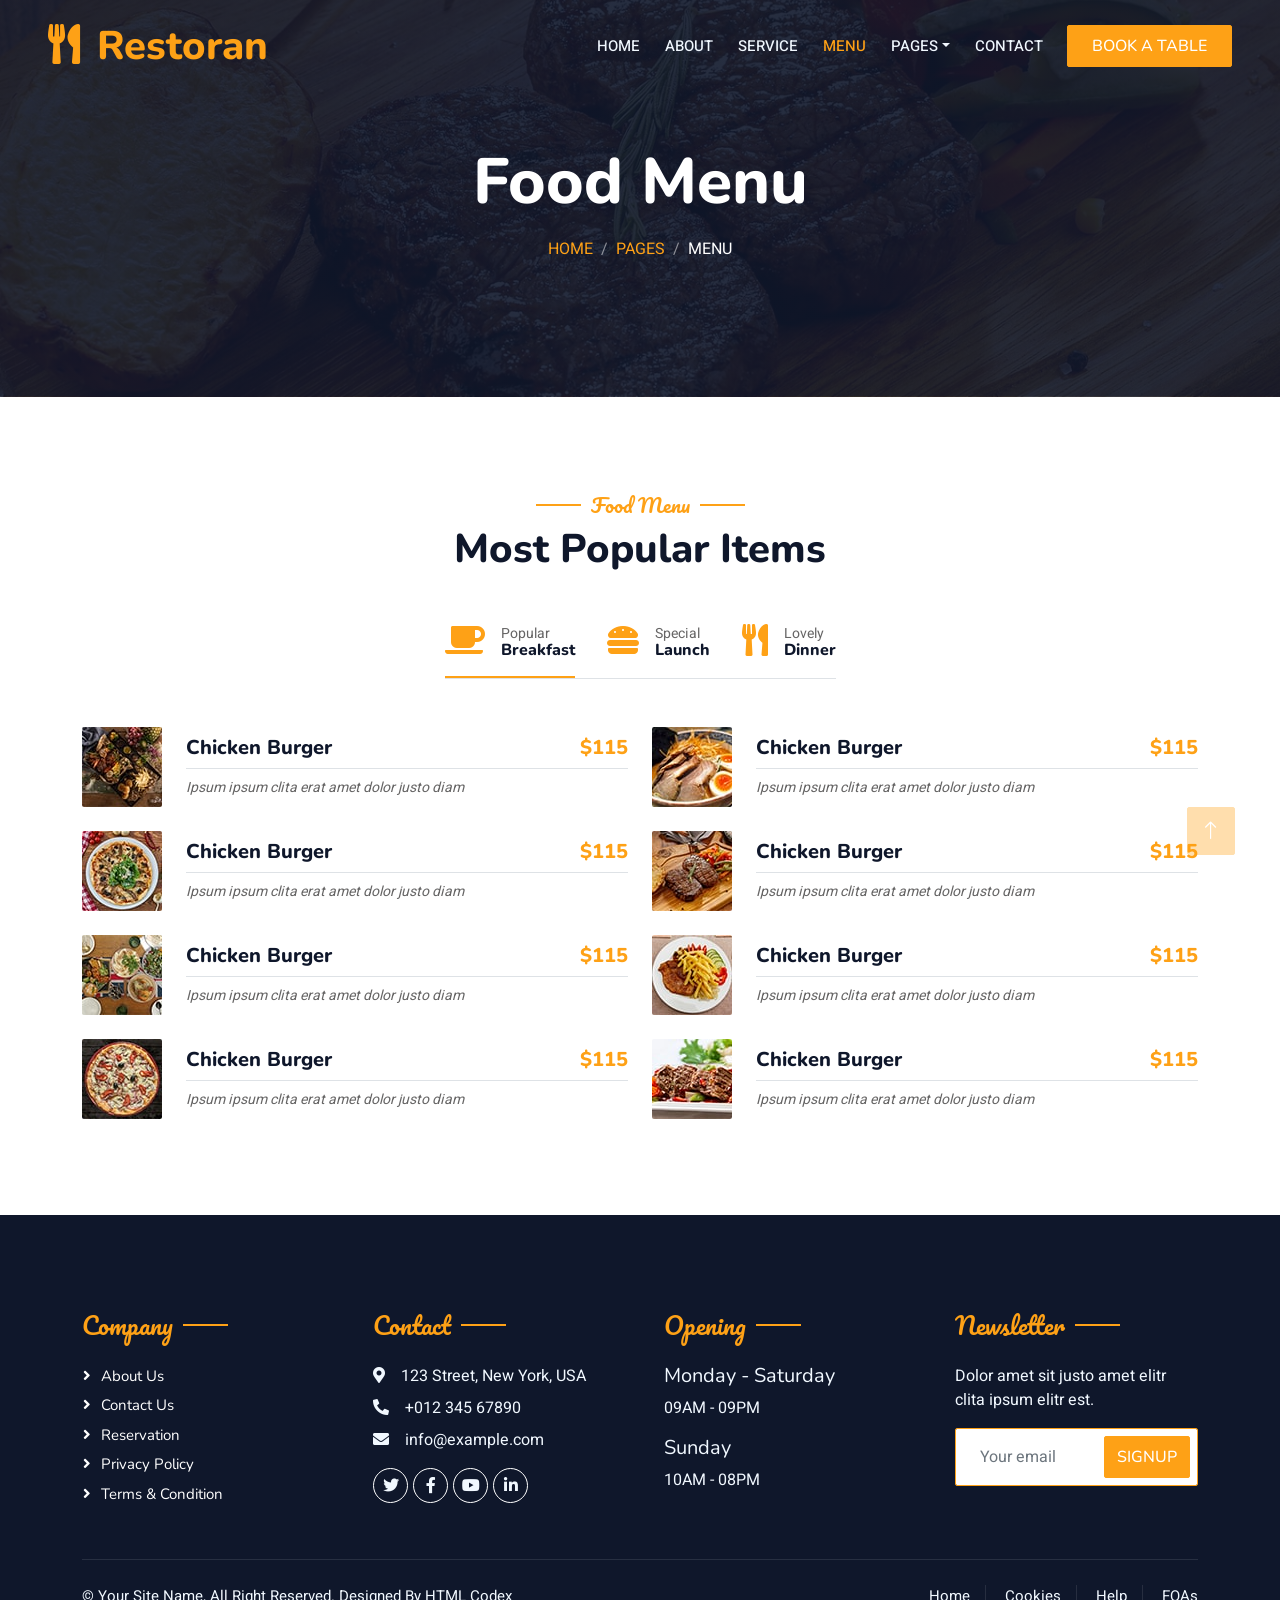
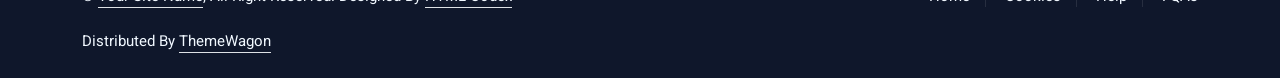
<file: menu.html>
<!DOCTYPE html>
<html lang="en">

<head>
    <meta charset="utf-8">
    <title>Restoran - Bootstrap Restaurant Template</title>
    <meta content="width=device-width, initial-scale=1.0" name="viewport">
    <meta content="" name="keywords">
    <meta content="" name="description">

    <!-- Favicon -->
    <link href="img/favicon.ico" rel="icon">

    <!-- Google Web Fonts -->
    <link rel="preconnect" href="https://fonts.googleapis.com">
    <link rel="preconnect" href="https://fonts.gstatic.com" crossorigin>
    <link href="https://fonts.googleapis.com/css2?family=Heebo:wght@400;500;600&family=Nunito:wght@600;700;800&family=Pacifico&display=swap" rel="stylesheet">

    <!-- Icon Font Stylesheet -->
    <link href="https://cdnjs.cloudflare.com/ajax/libs/font-awesome/5.10.0/css/all.min.css" rel="stylesheet">
    <link href="https://cdn.jsdelivr.net/npm/bootstrap-icons@1.4.1/font/bootstrap-icons.css" rel="stylesheet">

    <!-- Libraries Stylesheet -->
    <link href="lib/animate/animate.min.css" rel="stylesheet">
    <link href="lib/owlcarousel/assets/owl.carousel.min.css" rel="stylesheet">
    <link href="lib/tempusdominus/css/tempusdominus-bootstrap-4.min.css" rel="stylesheet" />

    <!-- Customized Bootstrap Stylesheet -->
    <link href="css/bootstrap.min.css" rel="stylesheet">

    <!-- Template Stylesheet -->
    <link href="css/style.css" rel="stylesheet">
</head>

<body>
    <div class="container-xxl bg-white p-0">
        <!-- Spinner Start -->
        <div id="spinner" class="show bg-white position-fixed translate-middle w-100 vh-100 top-50 start-50 d-flex align-items-center justify-content-center">
            <div class="spinner-border text-primary" style="width: 3rem; height: 3rem;" role="status">
                <span class="sr-only">Loading...</span>
            </div>
        </div>
        <!-- Spinner End -->


        <!-- Navbar & Hero Start -->
        <div class="container-xxl position-relative p-0">
            <nav class="navbar navbar-expand-lg navbar-dark bg-dark px-4 px-lg-5 py-3 py-lg-0">
                <a href="" class="navbar-brand p-0">
                    <h1 class="text-primary m-0"><i class="fa fa-utensils me-3"></i>Restoran</h1>
                    <!-- <img src="img/logo.png" alt="Logo"> -->
                </a>
                <button class="navbar-toggler" type="button" data-bs-toggle="collapse" data-bs-target="#navbarCollapse">
                    <span class="fa fa-bars"></span>
                </button>
                <div class="collapse navbar-collapse" id="navbarCollapse">
                    <div class="navbar-nav ms-auto py-0 pe-4">
                        <a href="index.html" class="nav-item nav-link">Home</a>
                        <a href="about.html" class="nav-item nav-link">About</a>
                        <a href="service.html" class="nav-item nav-link">Service</a>
                        <a href="menu.html" class="nav-item nav-link active">Menu</a>
                        <div class="nav-item dropdown">
                            <a href="#" class="nav-link dropdown-toggle" data-bs-toggle="dropdown">Pages</a>
                            <div class="dropdown-menu m-0">
                                <a href="booking.html" class="dropdown-item">Booking</a>
                                <a href="team.html" class="dropdown-item">Our Team</a>
                                <a href="testimonial.html" class="dropdown-item">Testimonial</a>
                            </div>
                        </div>
                        <a href="contact.html" class="nav-item nav-link">Contact</a>
                    </div>
                    <a href="" class="btn btn-primary py-2 px-4">Book A Table</a>
                </div>
            </nav>

            <div class="container-xxl py-5 bg-dark hero-header mb-5">
                <div class="container text-center my-5 pt-5 pb-4">
                    <h1 class="display-3 text-white mb-3 animated slideInDown">Food Menu</h1>
                    <nav aria-label="breadcrumb">
                        <ol class="breadcrumb justify-content-center text-uppercase">
                            <li class="breadcrumb-item"><a href="#">Home</a></li>
                            <li class="breadcrumb-item"><a href="#">Pages</a></li>
                            <li class="breadcrumb-item text-white active" aria-current="page">Menu</li>
                        </ol>
                    </nav>
                </div>
            </div>
        </div>
        <!-- Navbar & Hero End -->


        <!-- Menu Start -->
        <div class="container-xxl py-5">
            <div class="container">
                <div class="text-center wow fadeInUp" data-wow-delay="0.1s">
                    <h5 class="section-title ff-secondary text-center text-primary fw-normal">Food Menu</h5>
                    <h1 class="mb-5">Most Popular Items</h1>
                </div>
                <div class="tab-class text-center wow fadeInUp" data-wow-delay="0.1s">
                    <ul class="nav nav-pills d-inline-flex justify-content-center border-bottom mb-5">
                        <li class="nav-item">
                            <a class="d-flex align-items-center text-start mx-3 ms-0 pb-3 active" data-bs-toggle="pill" href="#tab-1">
                                <i class="fa fa-coffee fa-2x text-primary"></i>
                                <div class="ps-3">
                                    <small class="text-body">Popular</small>
                                    <h6 class="mt-n1 mb-0">Breakfast</h6>
                                </div>
                            </a>
                        </li>
                        <li class="nav-item">
                            <a class="d-flex align-items-center text-start mx-3 pb-3" data-bs-toggle="pill" href="#tab-2">
                                <i class="fa fa-hamburger fa-2x text-primary"></i>
                                <div class="ps-3">
                                    <small class="text-body">Special</small>
                                    <h6 class="mt-n1 mb-0">Launch</h6>
                                </div>
                            </a>
                        </li>
                        <li class="nav-item">
                            <a class="d-flex align-items-center text-start mx-3 me-0 pb-3" data-bs-toggle="pill" href="#tab-3">
                                <i class="fa fa-utensils fa-2x text-primary"></i>
                                <div class="ps-3">
                                    <small class="text-body">Lovely</small>
                                    <h6 class="mt-n1 mb-0">Dinner</h6>
                                </div>
                            </a>
                        </li>
                    </ul>
                    <div class="tab-content">
                        <div id="tab-1" class="tab-pane fade show p-0 active">
                            <div class="row g-4">
                                <div class="col-lg-6">
                                    <div class="d-flex align-items-center">
                                        <img class="flex-shrink-0 img-fluid rounded" src="img/menu-1.jpg" alt="" style="width: 80px;">
                                        <div class="w-100 d-flex flex-column text-start ps-4">
                                            <h5 class="d-flex justify-content-between border-bottom pb-2">
                                                <span>Chicken Burger</span>
                                                <span class="text-primary">$115</span>
                                            </h5>
                                            <small class="fst-italic">Ipsum ipsum clita erat amet dolor justo diam</small>
                                        </div>
                                    </div>
                                </div>
                                <div class="col-lg-6">
                                    <div class="d-flex align-items-center">
                                        <img class="flex-shrink-0 img-fluid rounded" src="img/menu-2.jpg" alt="" style="width: 80px;">
                                        <div class="w-100 d-flex flex-column text-start ps-4">
                                            <h5 class="d-flex justify-content-between border-bottom pb-2">
                                                <span>Chicken Burger</span>
                                                <span class="text-primary">$115</span>
                                            </h5>
                                            <small class="fst-italic">Ipsum ipsum clita erat amet dolor justo diam</small>
                                        </div>
                                    </div>
                                </div>
                                <div class="col-lg-6">
                                    <div class="d-flex align-items-center">
                                        <img class="flex-shrink-0 img-fluid rounded" src="img/menu-3.jpg" alt="" style="width: 80px;">
                                        <div class="w-100 d-flex flex-column text-start ps-4">
                                            <h5 class="d-flex justify-content-between border-bottom pb-2">
                                                <span>Chicken Burger</span>
                                                <span class="text-primary">$115</span>
                                            </h5>
                                            <small class="fst-italic">Ipsum ipsum clita erat amet dolor justo diam</small>
                                        </div>
                                    </div>
                                </div>
                                <div class="col-lg-6">
                                    <div class="d-flex align-items-center">
                                        <img class="flex-shrink-0 img-fluid rounded" src="img/menu-4.jpg" alt="" style="width: 80px;">
                                        <div class="w-100 d-flex flex-column text-start ps-4">
                                            <h5 class="d-flex justify-content-between border-bottom pb-2">
                                                <span>Chicken Burger</span>
                                                <span class="text-primary">$115</span>
                                            </h5>
                                            <small class="fst-italic">Ipsum ipsum clita erat amet dolor justo diam</small>
                                        </div>
                                    </div>
                                </div>
                                <div class="col-lg-6">
                                    <div class="d-flex align-items-center">
                                        <img class="flex-shrink-0 img-fluid rounded" src="img/menu-5.jpg" alt="" style="width: 80px;">
                                        <div class="w-100 d-flex flex-column text-start ps-4">
                                            <h5 class="d-flex justify-content-between border-bottom pb-2">
                                                <span>Chicken Burger</span>
                                                <span class="text-primary">$115</span>
                                            </h5>
                                            <small class="fst-italic">Ipsum ipsum clita erat amet dolor justo diam</small>
                                        </div>
                                    </div>
                                </div>
                                <div class="col-lg-6">
                                    <div class="d-flex align-items-center">
                                        <img class="flex-shrink-0 img-fluid rounded" src="img/menu-6.jpg" alt="" style="width: 80px;">
                                        <div class="w-100 d-flex flex-column text-start ps-4">
                                            <h5 class="d-flex justify-content-between border-bottom pb-2">
                                                <span>Chicken Burger</span>
                                                <span class="text-primary">$115</span>
                                            </h5>
                                            <small class="fst-italic">Ipsum ipsum clita erat amet dolor justo diam</small>
                                        </div>
                                    </div>
                                </div>
                                <div class="col-lg-6">
                                    <div class="d-flex align-items-center">
                                        <img class="flex-shrink-0 img-fluid rounded" src="img/menu-7.jpg" alt="" style="width: 80px;">
                                        <div class="w-100 d-flex flex-column text-start ps-4">
                                            <h5 class="d-flex justify-content-between border-bottom pb-2">
                                                <span>Chicken Burger</span>
                                                <span class="text-primary">$115</span>
                                            </h5>
                                            <small class="fst-italic">Ipsum ipsum clita erat amet dolor justo diam</small>
                                        </div>
                                    </div>
                                </div>
                                <div class="col-lg-6">
                                    <div class="d-flex align-items-center">
                                        <img class="flex-shrink-0 img-fluid rounded" src="img/menu-8.jpg" alt="" style="width: 80px;">
                                        <div class="w-100 d-flex flex-column text-start ps-4">
                                            <h5 class="d-flex justify-content-between border-bottom pb-2">
                                                <span>Chicken Burger</span>
                                                <span class="text-primary">$115</span>
                                            </h5>
                                            <small class="fst-italic">Ipsum ipsum clita erat amet dolor justo diam</small>
                                        </div>
                                    </div>
                                </div>
                            </div>
                        </div>
                        <div id="tab-2" class="tab-pane fade show p-0">
                            <div class="row g-4">
                                <div class="col-lg-6">
                                    <div class="d-flex align-items-center">
                                        <img class="flex-shrink-0 img-fluid rounded" src="img/menu-1.jpg" alt="" style="width: 80px;">
                                        <div class="w-100 d-flex flex-column text-start ps-4">
                                            <h5 class="d-flex justify-content-between border-bottom pb-2">
                                                <span>Chicken Burger</span>
                                                <span class="text-primary">$115</span>
                                            </h5>
                                            <small class="fst-italic">Ipsum ipsum clita erat amet dolor justo diam</small>
                                        </div>
                                    </div>
                                </div>
                                <div class="col-lg-6">
                                    <div class="d-flex align-items-center">
                                        <img class="flex-shrink-0 img-fluid rounded" src="img/menu-2.jpg" alt="" style="width: 80px;">
                                        <div class="w-100 d-flex flex-column text-start ps-4">
                                            <h5 class="d-flex justify-content-between border-bottom pb-2">
                                                <span>Chicken Burger</span>
                                                <span class="text-primary">$115</span>
                                            </h5>
                                            <small class="fst-italic">Ipsum ipsum clita erat amet dolor justo diam</small>
                                        </div>
                                    </div>
                                </div>
                                <div class="col-lg-6">
                                    <div class="d-flex align-items-center">
                                        <img class="flex-shrink-0 img-fluid rounded" src="img/menu-3.jpg" alt="" style="width: 80px;">
                                        <div class="w-100 d-flex flex-column text-start ps-4">
                                            <h5 class="d-flex justify-content-between border-bottom pb-2">
                                                <span>Chicken Burger</span>
                                                <span class="text-primary">$115</span>
                                            </h5>
                                            <small class="fst-italic">Ipsum ipsum clita erat amet dolor justo diam</small>
                                        </div>
                                    </div>
                                </div>
                                <div class="col-lg-6">
                                    <div class="d-flex align-items-center">
                                        <img class="flex-shrink-0 img-fluid rounded" src="img/menu-4.jpg" alt="" style="width: 80px;">
                                        <div class="w-100 d-flex flex-column text-start ps-4">
                                            <h5 class="d-flex justify-content-between border-bottom pb-2">
                                                <span>Chicken Burger</span>
                                                <span class="text-primary">$115</span>
                                            </h5>
                                            <small class="fst-italic">Ipsum ipsum clita erat amet dolor justo diam</small>
                                        </div>
                                    </div>
                                </div>
                                <div class="col-lg-6">
                                    <div class="d-flex align-items-center">
                                        <img class="flex-shrink-0 img-fluid rounded" src="img/menu-5.jpg" alt="" style="width: 80px;">
                                        <div class="w-100 d-flex flex-column text-start ps-4">
                                            <h5 class="d-flex justify-content-between border-bottom pb-2">
                                                <span>Chicken Burger</span>
                                                <span class="text-primary">$115</span>
                                            </h5>
                                            <small class="fst-italic">Ipsum ipsum clita erat amet dolor justo diam</small>
                                        </div>
                                    </div>
                                </div>
                                <div class="col-lg-6">
                                    <div class="d-flex align-items-center">
                                        <img class="flex-shrink-0 img-fluid rounded" src="img/menu-6.jpg" alt="" style="width: 80px;">
                                        <div class="w-100 d-flex flex-column text-start ps-4">
                                            <h5 class="d-flex justify-content-between border-bottom pb-2">
                                                <span>Chicken Burger</span>
                                                <span class="text-primary">$115</span>
                                            </h5>
                                            <small class="fst-italic">Ipsum ipsum clita erat amet dolor justo diam</small>
                                        </div>
                                    </div>
                                </div>
                                <div class="col-lg-6">
                                    <div class="d-flex align-items-center">
                                        <img class="flex-shrink-0 img-fluid rounded" src="img/menu-7.jpg" alt="" style="width: 80px;">
                                        <div class="w-100 d-flex flex-column text-start ps-4">
                                            <h5 class="d-flex justify-content-between border-bottom pb-2">
                                                <span>Chicken Burger</span>
                                                <span class="text-primary">$115</span>
                                            </h5>
                                            <small class="fst-italic">Ipsum ipsum clita erat amet dolor justo diam</small>
                                        </div>
                                    </div>
                                </div>
                                <div class="col-lg-6">
                                    <div class="d-flex align-items-center">
                                        <img class="flex-shrink-0 img-fluid rounded" src="img/menu-8.jpg" alt="" style="width: 80px;">
                                        <div class="w-100 d-flex flex-column text-start ps-4">
                                            <h5 class="d-flex justify-content-between border-bottom pb-2">
                                                <span>Chicken Burger</span>
                                                <span class="text-primary">$115</span>
                                            </h5>
                                            <small class="fst-italic">Ipsum ipsum clita erat amet dolor justo diam</small>
                                        </div>
                                    </div>
                                </div>
                            </div>
                        </div>
                        <div id="tab-3" class="tab-pane fade show p-0">
                            <div class="row g-4">
                                <div class="col-lg-6">
                                    <div class="d-flex align-items-center">
                                        <img class="flex-shrink-0 img-fluid rounded" src="img/menu-1.jpg" alt="" style="width: 80px;">
                                        <div class="w-100 d-flex flex-column text-start ps-4">
                                            <h5 class="d-flex justify-content-between border-bottom pb-2">
                                                <span>Chicken Burger</span>
                                                <span class="text-primary">$115</span>
                                            </h5>
                                            <small class="fst-italic">Ipsum ipsum clita erat amet dolor justo diam</small>
                                        </div>
                                    </div>
                                </div>
                                <div class="col-lg-6">
                                    <div class="d-flex align-items-center">
                                        <img class="flex-shrink-0 img-fluid rounded" src="img/menu-2.jpg" alt="" style="width: 80px;">
                                        <div class="w-100 d-flex flex-column text-start ps-4">
                                            <h5 class="d-flex justify-content-between border-bottom pb-2">
                                                <span>Chicken Burger</span>
                                                <span class="text-primary">$115</span>
                                            </h5>
                                            <small class="fst-italic">Ipsum ipsum clita erat amet dolor justo diam</small>
                                        </div>
                                    </div>
                                </div>
                                <div class="col-lg-6">
                                    <div class="d-flex align-items-center">
                                        <img class="flex-shrink-0 img-fluid rounded" src="img/menu-3.jpg" alt="" style="width: 80px;">
                                        <div class="w-100 d-flex flex-column text-start ps-4">
                                            <h5 class="d-flex justify-content-between border-bottom pb-2">
                                                <span>Chicken Burger</span>
                                                <span class="text-primary">$115</span>
                                            </h5>
                                            <small class="fst-italic">Ipsum ipsum clita erat amet dolor justo diam</small>
                                        </div>
                                    </div>
                                </div>
                                <div class="col-lg-6">
                                    <div class="d-flex align-items-center">
                                        <img class="flex-shrink-0 img-fluid rounded" src="img/menu-4.jpg" alt="" style="width: 80px;">
                                        <div class="w-100 d-flex flex-column text-start ps-4">
                                            <h5 class="d-flex justify-content-between border-bottom pb-2">
                                                <span>Chicken Burger</span>
                                                <span class="text-primary">$115</span>
                                            </h5>
                                            <small class="fst-italic">Ipsum ipsum clita erat amet dolor justo diam</small>
                                        </div>
                                    </div>
                                </div>
                                <div class="col-lg-6">
                                    <div class="d-flex align-items-center">
                                        <img class="flex-shrink-0 img-fluid rounded" src="img/menu-5.jpg" alt="" style="width: 80px;">
                                        <div class="w-100 d-flex flex-column text-start ps-4">
                                            <h5 class="d-flex justify-content-between border-bottom pb-2">
                                                <span>Chicken Burger</span>
                                                <span class="text-primary">$115</span>
                                            </h5>
                                            <small class="fst-italic">Ipsum ipsum clita erat amet dolor justo diam</small>
                                        </div>
                                    </div>
                                </div>
                                <div class="col-lg-6">
                                    <div class="d-flex align-items-center">
                                        <img class="flex-shrink-0 img-fluid rounded" src="img/menu-6.jpg" alt="" style="width: 80px;">
                                        <div class="w-100 d-flex flex-column text-start ps-4">
                                            <h5 class="d-flex justify-content-between border-bottom pb-2">
                                                <span>Chicken Burger</span>
                                                <span class="text-primary">$115</span>
                                            </h5>
                                            <small class="fst-italic">Ipsum ipsum clita erat amet dolor justo diam</small>
                                        </div>
                                    </div>
                                </div>
                                <div class="col-lg-6">
                                    <div class="d-flex align-items-center">
                                        <img class="flex-shrink-0 img-fluid rounded" src="img/menu-7.jpg" alt="" style="width: 80px;">
                                        <div class="w-100 d-flex flex-column text-start ps-4">
                                            <h5 class="d-flex justify-content-between border-bottom pb-2">
                                                <span>Chicken Burger</span>
                                                <span class="text-primary">$115</span>
                                            </h5>
                                            <small class="fst-italic">Ipsum ipsum clita erat amet dolor justo diam</small>
                                        </div>
                                    </div>
                                </div>
                                <div class="col-lg-6">
                                    <div class="d-flex align-items-center">
                                        <img class="flex-shrink-0 img-fluid rounded" src="img/menu-8.jpg" alt="" style="width: 80px;">
                                        <div class="w-100 d-flex flex-column text-start ps-4">
                                            <h5 class="d-flex justify-content-between border-bottom pb-2">
                                                <span>Chicken Burger</span>
                                                <span class="text-primary">$115</span>
                                            </h5>
                                            <small class="fst-italic">Ipsum ipsum clita erat amet dolor justo diam</small>
                                        </div>
                                    </div>
                                </div>
                            </div>
                        </div>
                    </div>
                </div>
            </div>
        </div>
        <!-- Menu End -->
        

        <!-- Footer Start -->
        <div class="container-fluid bg-dark text-light footer pt-5 mt-5 wow fadeIn" data-wow-delay="0.1s">
            <div class="container py-5">
                <div class="row g-5">
                    <div class="col-lg-3 col-md-6">
                        <h4 class="section-title ff-secondary text-start text-primary fw-normal mb-4">Company</h4>
                        <a class="btn btn-link" href="">About Us</a>
                        <a class="btn btn-link" href="">Contact Us</a>
                        <a class="btn btn-link" href="">Reservation</a>
                        <a class="btn btn-link" href="">Privacy Policy</a>
                        <a class="btn btn-link" href="">Terms & Condition</a>
                    </div>
                    <div class="col-lg-3 col-md-6">
                        <h4 class="section-title ff-secondary text-start text-primary fw-normal mb-4">Contact</h4>
                        <p class="mb-2"><i class="fa fa-map-marker-alt me-3"></i>123 Street, New York, USA</p>
                        <p class="mb-2"><i class="fa fa-phone-alt me-3"></i>+012 345 67890</p>
                        <p class="mb-2"><i class="fa fa-envelope me-3"></i>info@example.com</p>
                        <div class="d-flex pt-2">
                            <a class="btn btn-outline-light btn-social" href=""><i class="fab fa-twitter"></i></a>
                            <a class="btn btn-outline-light btn-social" href=""><i class="fab fa-facebook-f"></i></a>
                            <a class="btn btn-outline-light btn-social" href=""><i class="fab fa-youtube"></i></a>
                            <a class="btn btn-outline-light btn-social" href=""><i class="fab fa-linkedin-in"></i></a>
                        </div>
                    </div>
                    <div class="col-lg-3 col-md-6">
                        <h4 class="section-title ff-secondary text-start text-primary fw-normal mb-4">Opening</h4>
                        <h5 class="text-light fw-normal">Monday - Saturday</h5>
                        <p>09AM - 09PM</p>
                        <h5 class="text-light fw-normal">Sunday</h5>
                        <p>10AM - 08PM</p>
                    </div>
                    <div class="col-lg-3 col-md-6">
                        <h4 class="section-title ff-secondary text-start text-primary fw-normal mb-4">Newsletter</h4>
                        <p>Dolor amet sit justo amet elitr clita ipsum elitr est.</p>
                        <div class="position-relative mx-auto" style="max-width: 400px;">
                            <input class="form-control border-primary w-100 py-3 ps-4 pe-5" type="text" placeholder="Your email">
                            <button type="button" class="btn btn-primary py-2 position-absolute top-0 end-0 mt-2 me-2">SignUp</button>
                        </div>
                    </div>
                </div>
            </div>
            <div class="container">
                <div class="copyright">
                    <div class="row">
                        <div class="col-md-6 text-center text-md-start mb-3 mb-md-0">
                            &copy; <a class="border-bottom" href="#">Your Site Name</a>, All Right Reserved. 
							
							<!--/*** This template is free as long as you keep the footer author’s credit link/attribution link/backlink. If you'd like to use the template without the footer author’s credit link/attribution link/backlink, you can purchase the Credit Removal License from "https://htmlcodex.com/credit-removal". Thank you for your support. ***/-->
							Designed By <a class="border-bottom" href="https://htmlcodex.com">HTML Codex</a><br><br>
                            Distributed By <a class="border-bottom" href="https://themewagon.com" target="_blank">ThemeWagon</a>
                        </div>
                        <div class="col-md-6 text-center text-md-end">
                            <div class="footer-menu">
                                <a href="">Home</a>
                                <a href="">Cookies</a>
                                <a href="">Help</a>
                                <a href="">FQAs</a>
                            </div>
                        </div>
                    </div>
                </div>
            </div>
        </div>
        <!-- Footer End -->


        <!-- Back to Top -->
        <a href="#" class="btn btn-lg btn-primary btn-lg-square back-to-top"><i class="bi bi-arrow-up"></i></a>
    </div>

    <!-- JavaScript Libraries -->
    <script src="https://code.jquery.com/jquery-3.4.1.min.js"></script>
    <script src="https://cdn.jsdelivr.net/npm/bootstrap@5.0.0/dist/js/bootstrap.bundle.min.js"></script>
    <script src="lib/wow/wow.min.js"></script>
    <script src="lib/easing/easing.min.js"></script>
    <script src="lib/waypoints/waypoints.min.js"></script>
    <script src="lib/counterup/counterup.min.js"></script>
    <script src="lib/owlcarousel/owl.carousel.min.js"></script>
    <script src="lib/tempusdominus/js/moment.min.js"></script>
    <script src="lib/tempusdominus/js/moment-timezone.min.js"></script>
    <script src="lib/tempusdominus/js/tempusdominus-bootstrap-4.min.js"></script>

    <!-- Template Javascript -->
    <script src="js/main.js"></script>
</body>

</html>
</file>
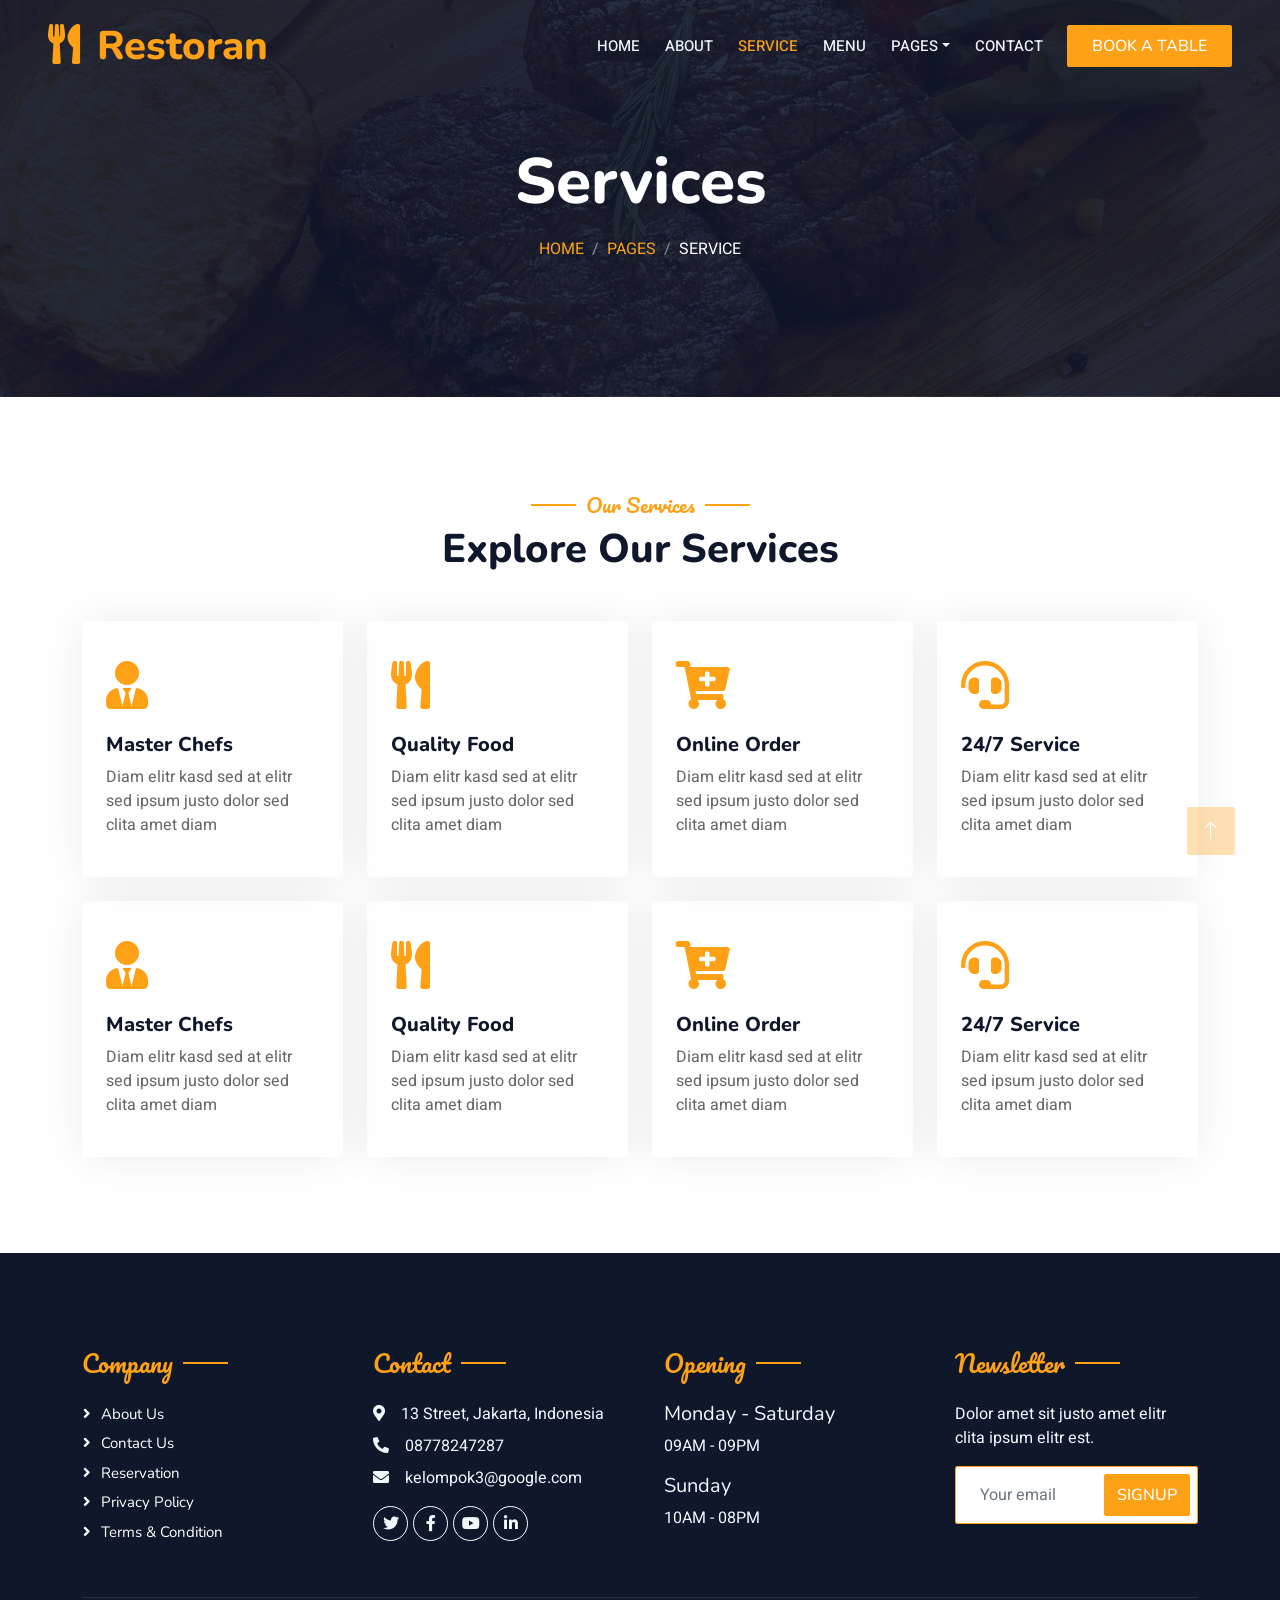
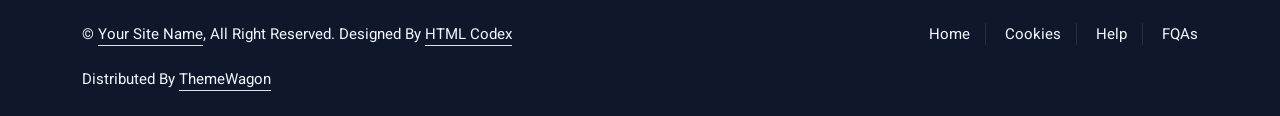
<file: service.html>
<!DOCTYPE html>
<html lang="en">

<head>
    <meta charset="utf-8">
    <title>Restoran - Bootstrap Restaurant Template</title>
    <meta content="width=device-width, initial-scale=1.0" name="viewport">
    <meta content="" name="keywords">
    <meta content="" name="description">

    <!-- Favicon -->
    <link href="img/favicon.ico" rel="icon">

    <!-- Google Web Fonts -->
    <link rel="preconnect" href="https://fonts.googleapis.com">
    <link rel="preconnect" href="https://fonts.gstatic.com" crossorigin>
    <link href="https://fonts.googleapis.com/css2?family=Heebo:wght@400;500;600&family=Nunito:wght@600;700;800&family=Pacifico&display=swap" rel="stylesheet">

    <!-- Icon Font Stylesheet -->
    <link href="https://cdnjs.cloudflare.com/ajax/libs/font-awesome/5.10.0/css/all.min.css" rel="stylesheet">
    <link href="https://cdn.jsdelivr.net/npm/bootstrap-icons@1.4.1/font/bootstrap-icons.css" rel="stylesheet">

    <!-- Libraries Stylesheet -->
    <link href="lib/animate/animate.min.css" rel="stylesheet">
    <link href="lib/owlcarousel/assets/owl.carousel.min.css" rel="stylesheet">
    <link href="lib/tempusdominus/css/tempusdominus-bootstrap-4.min.css" rel="stylesheet" />

    <!-- Customized Bootstrap Stylesheet -->
    <link href="css/bootstrap.min.css" rel="stylesheet">

    <!-- Template Stylesheet -->
    <link href="css/style.css" rel="stylesheet">
</head>

<body>
    <div class="container-xxl bg-white p-0">
        <!-- Spinner Start -->
        <div id="spinner" class="show bg-white position-fixed translate-middle w-100 vh-100 top-50 start-50 d-flex align-items-center justify-content-center">
            <div class="spinner-border text-primary" style="width: 3rem; height: 3rem;" role="status">
                <span class="sr-only">Loading...</span>
            </div>
        </div>
        <!-- Spinner End -->


        <!-- Navbar & Hero Start -->
        <div class="container-xxl position-relative p-0">
            <nav class="navbar navbar-expand-lg navbar-dark bg-dark px-4 px-lg-5 py-3 py-lg-0">
                <a href="" class="navbar-brand p-0">
                    <h1 class="text-primary m-0"><i class="fa fa-utensils me-3"></i>Restoran</h1>
                    <!-- <img src="img/logo.png" alt="Logo"> -->
                </a>
                <button class="navbar-toggler" type="button" data-bs-toggle="collapse" data-bs-target="#navbarCollapse">
                    <span class="fa fa-bars"></span>
                </button>
                <div class="collapse navbar-collapse" id="navbarCollapse">
                    <div class="navbar-nav ms-auto py-0 pe-4">
                        <a href="index.html" class="nav-item nav-link">Home</a>
                        <a href="about.html" class="nav-item nav-link">About</a>
                        <a href="service.html" class="nav-item nav-link active">Service</a>
                        <a href="menu.html" class="nav-item nav-link">Menu</a>
                        <div class="nav-item dropdown">
                            <a href="#" class="nav-link dropdown-toggle" data-bs-toggle="dropdown">Pages</a>
                            <div class="dropdown-menu m-0">
                                <a href="booking.html" class="dropdown-item">Booking</a>
                                <a href="team.html" class="dropdown-item">Our Team</a>
                                <a href="testimonial.html" class="dropdown-item">Testimonial</a>
                            </div>
                        </div>
                        <a href="contact.html" class="nav-item nav-link">Contact</a>
                    </div>
                    <a href="" class="btn btn-primary py-2 px-4">Book A Table</a>
                </div>
            </nav>

            <div class="container-xxl py-5 bg-dark hero-header mb-5">
                <div class="container text-center my-5 pt-5 pb-4">
                    <h1 class="display-3 text-white mb-3 animated slideInDown">Services</h1>
                    <nav aria-label="breadcrumb">
                        <ol class="breadcrumb justify-content-center text-uppercase">
                            <li class="breadcrumb-item"><a href="#">Home</a></li>
                            <li class="breadcrumb-item"><a href="#">Pages</a></li>
                            <li class="breadcrumb-item text-white active" aria-current="page">Service</li>
                        </ol>
                    </nav>
                </div>
            </div>
        </div>
        <!-- Navbar & Hero End -->


        <!-- Service Start -->
        <div class="container-xxl py-5">
            <div class="container">
                <div class="text-center wow fadeInUp" data-wow-delay="0.1s">
                    <h5 class="section-title ff-secondary text-center text-primary fw-normal">Our Services</h5>
                    <h1 class="mb-5">Explore Our Services</h1>
                </div>
                <div class="row g-4">
                    <div class="col-lg-3 col-sm-6 wow fadeInUp" data-wow-delay="0.1s">
                        <div class="service-item rounded pt-3">
                            <div class="p-4">
                                <i class="fa fa-3x fa-user-tie text-primary mb-4"></i>
                                <h5>Master Chefs</h5>
                                <p>Diam elitr kasd sed at elitr sed ipsum justo dolor sed clita amet diam</p>
                            </div>
                        </div>
                    </div>
                    <div class="col-lg-3 col-sm-6 wow fadeInUp" data-wow-delay="0.3s">
                        <div class="service-item rounded pt-3">
                            <div class="p-4">
                                <i class="fa fa-3x fa-utensils text-primary mb-4"></i>
                                <h5>Quality Food</h5>
                                <p>Diam elitr kasd sed at elitr sed ipsum justo dolor sed clita amet diam</p>
                            </div>
                        </div>
                    </div>
                    <div class="col-lg-3 col-sm-6 wow fadeInUp" data-wow-delay="0.5s">
                        <div class="service-item rounded pt-3">
                            <div class="p-4">
                                <i class="fa fa-3x fa-cart-plus text-primary mb-4"></i>
                                <h5>Online Order</h5>
                                <p>Diam elitr kasd sed at elitr sed ipsum justo dolor sed clita amet diam</p>
                            </div>
                        </div>
                    </div>
                    <div class="col-lg-3 col-sm-6 wow fadeInUp" data-wow-delay="0.7s">
                        <div class="service-item rounded pt-3">
                            <div class="p-4">
                                <i class="fa fa-3x fa-headset text-primary mb-4"></i>
                                <h5>24/7 Service</h5>
                                <p>Diam elitr kasd sed at elitr sed ipsum justo dolor sed clita amet diam</p>
                            </div>
                        </div>
                    </div>
                    <div class="col-lg-3 col-sm-6 wow fadeInUp" data-wow-delay="0.1s">
                        <div class="service-item rounded pt-3">
                            <div class="p-4">
                                <i class="fa fa-3x fa-user-tie text-primary mb-4"></i>
                                <h5>Master Chefs</h5>
                                <p>Diam elitr kasd sed at elitr sed ipsum justo dolor sed clita amet diam</p>
                            </div>
                        </div>
                    </div>
                    <div class="col-lg-3 col-sm-6 wow fadeInUp" data-wow-delay="0.3s">
                        <div class="service-item rounded pt-3">
                            <div class="p-4">
                                <i class="fa fa-3x fa-utensils text-primary mb-4"></i>
                                <h5>Quality Food</h5>
                                <p>Diam elitr kasd sed at elitr sed ipsum justo dolor sed clita amet diam</p>
                            </div>
                        </div>
                    </div>
                    <div class="col-lg-3 col-sm-6 wow fadeInUp" data-wow-delay="0.5s">
                        <div class="service-item rounded pt-3">
                            <div class="p-4">
                                <i class="fa fa-3x fa-cart-plus text-primary mb-4"></i>
                                <h5>Online Order</h5>
                                <p>Diam elitr kasd sed at elitr sed ipsum justo dolor sed clita amet diam</p>
                            </div>
                        </div>
                    </div>
                    <div class="col-lg-3 col-sm-6 wow fadeInUp" data-wow-delay="0.7s">
                        <div class="service-item rounded pt-3">
                            <div class="p-4">
                                <i class="fa fa-3x fa-headset text-primary mb-4"></i>
                                <h5>24/7 Service</h5>
                                <p>Diam elitr kasd sed at elitr sed ipsum justo dolor sed clita amet diam</p>
                            </div>
                        </div>
                    </div>
                </div>
            </div>
        </div>
        <!-- Service End -->
        

        <!-- Footer Start -->
        <div class="container-fluid bg-dark text-light footer pt-5 mt-5 wow fadeIn" data-wow-delay="0.1s">
            <div class="container py-5">
                <div class="row g-5">
                    <div class="col-lg-3 col-md-6">
                        <h4 class="section-title ff-secondary text-start text-primary fw-normal mb-4">Company</h4>
                        <a class="btn btn-link" href="">About Us</a>
                        <a class="btn btn-link" href="">Contact Us</a>
                        <a class="btn btn-link" href="">Reservation</a>
                        <a class="btn btn-link" href="">Privacy Policy</a>
                        <a class="btn btn-link" href="">Terms & Condition</a>
                    </div>
                    <div class="col-lg-3 col-md-6">
                        <h4 class="section-title ff-secondary text-start text-primary fw-normal mb-4">Contact</h4>
                        <p class="mb-2"><i class="fa fa-map-marker-alt me-3"></i>13 Street, Jakarta, Indonesia</p>
                        <p class="mb-2"><i class="fa fa-phone-alt me-3"></i>08778247287</p>
                        <p class="mb-2"><i class="fa fa-envelope me-3"></i>kelompok3@google.com</p>
                        <div class="d-flex pt-2">
                            <a class="btn btn-outline-light btn-social" href=""><i class="fab fa-twitter"></i></a>
                            <a class="btn btn-outline-light btn-social" href=""><i class="fab fa-facebook-f"></i></a>
                            <a class="btn btn-outline-light btn-social" href=""><i class="fab fa-youtube"></i></a>
                            <a class="btn btn-outline-light btn-social" href=""><i class="fab fa-linkedin-in"></i></a>
                        </div>
                    </div>
                    <div class="col-lg-3 col-md-6">
                        <h4 class="section-title ff-secondary text-start text-primary fw-normal mb-4">Opening</h4>
                        <h5 class="text-light fw-normal">Monday - Saturday</h5>
                        <p>09AM - 09PM</p>
                        <h5 class="text-light fw-normal">Sunday</h5>
                        <p>10AM - 08PM</p>
                    </div>
                    <div class="col-lg-3 col-md-6">
                        <h4 class="section-title ff-secondary text-start text-primary fw-normal mb-4">Newsletter</h4>
                        <p>Dolor amet sit justo amet elitr clita ipsum elitr est.</p>
                        <div class="position-relative mx-auto" style="max-width: 400px;">
                            <input class="form-control border-primary w-100 py-3 ps-4 pe-5" type="text" placeholder="Your email">
                            <button type="button" class="btn btn-primary py-2 position-absolute top-0 end-0 mt-2 me-2">SignUp</button>
                        </div>
                    </div>
                </div>
            </div>
            <div class="container">
                <div class="copyright">
                    <div class="row">
                        <div class="col-md-6 text-center text-md-start mb-3 mb-md-0">
                            &copy; <a class="border-bottom" href="#">Your Site Name</a>, All Right Reserved. 
							
							<!--/*** This template is free as long as you keep the footer author’s credit link/attribution link/backlink. If you'd like to use the template without the footer author’s credit link/attribution link/backlink, you can purchase the Credit Removal License from "https://htmlcodex.com/credit-removal". Thank you for your support. ***/-->
							Designed By <a class="border-bottom" href="https://htmlcodex.com">HTML Codex</a><br><br>
                            Distributed By <a class="border-bottom" href="https://themewagon.com" target="_blank">ThemeWagon</a>
                        </div>
                        <div class="col-md-6 text-center text-md-end">
                            <div class="footer-menu">
                                <a href="">Home</a>
                                <a href="">Cookies</a>
                                <a href="">Help</a>
                                <a href="">FQAs</a>
                            </div>
                        </div>
                    </div>
                </div>
            </div>
        </div>
        <!-- Footer End -->


        <!-- Back to Top -->
        <a href="#" class="btn btn-lg btn-primary btn-lg-square back-to-top"><i class="bi bi-arrow-up"></i></a>
    </div>

    <!-- JavaScript Libraries -->
    <script src="https://code.jquery.com/jquery-3.4.1.min.js"></script>
    <script src="https://cdn.jsdelivr.net/npm/bootstrap@5.0.0/dist/js/bootstrap.bundle.min.js"></script>
    <script src="lib/wow/wow.min.js"></script>
    <script src="lib/easing/easing.min.js"></script>
    <script src="lib/waypoints/waypoints.min.js"></script>
    <script src="lib/counterup/counterup.min.js"></script>
    <script src="lib/owlcarousel/owl.carousel.min.js"></script>
    <script src="lib/tempusdominus/js/moment.min.js"></script>
    <script src="lib/tempusdominus/js/moment-timezone.min.js"></script>
    <script src="lib/tempusdominus/js/tempusdominus-bootstrap-4.min.js"></script>

    <!-- Template Javascript -->
    <script src="js/main.js"></script>
</body>

</html>
</file>
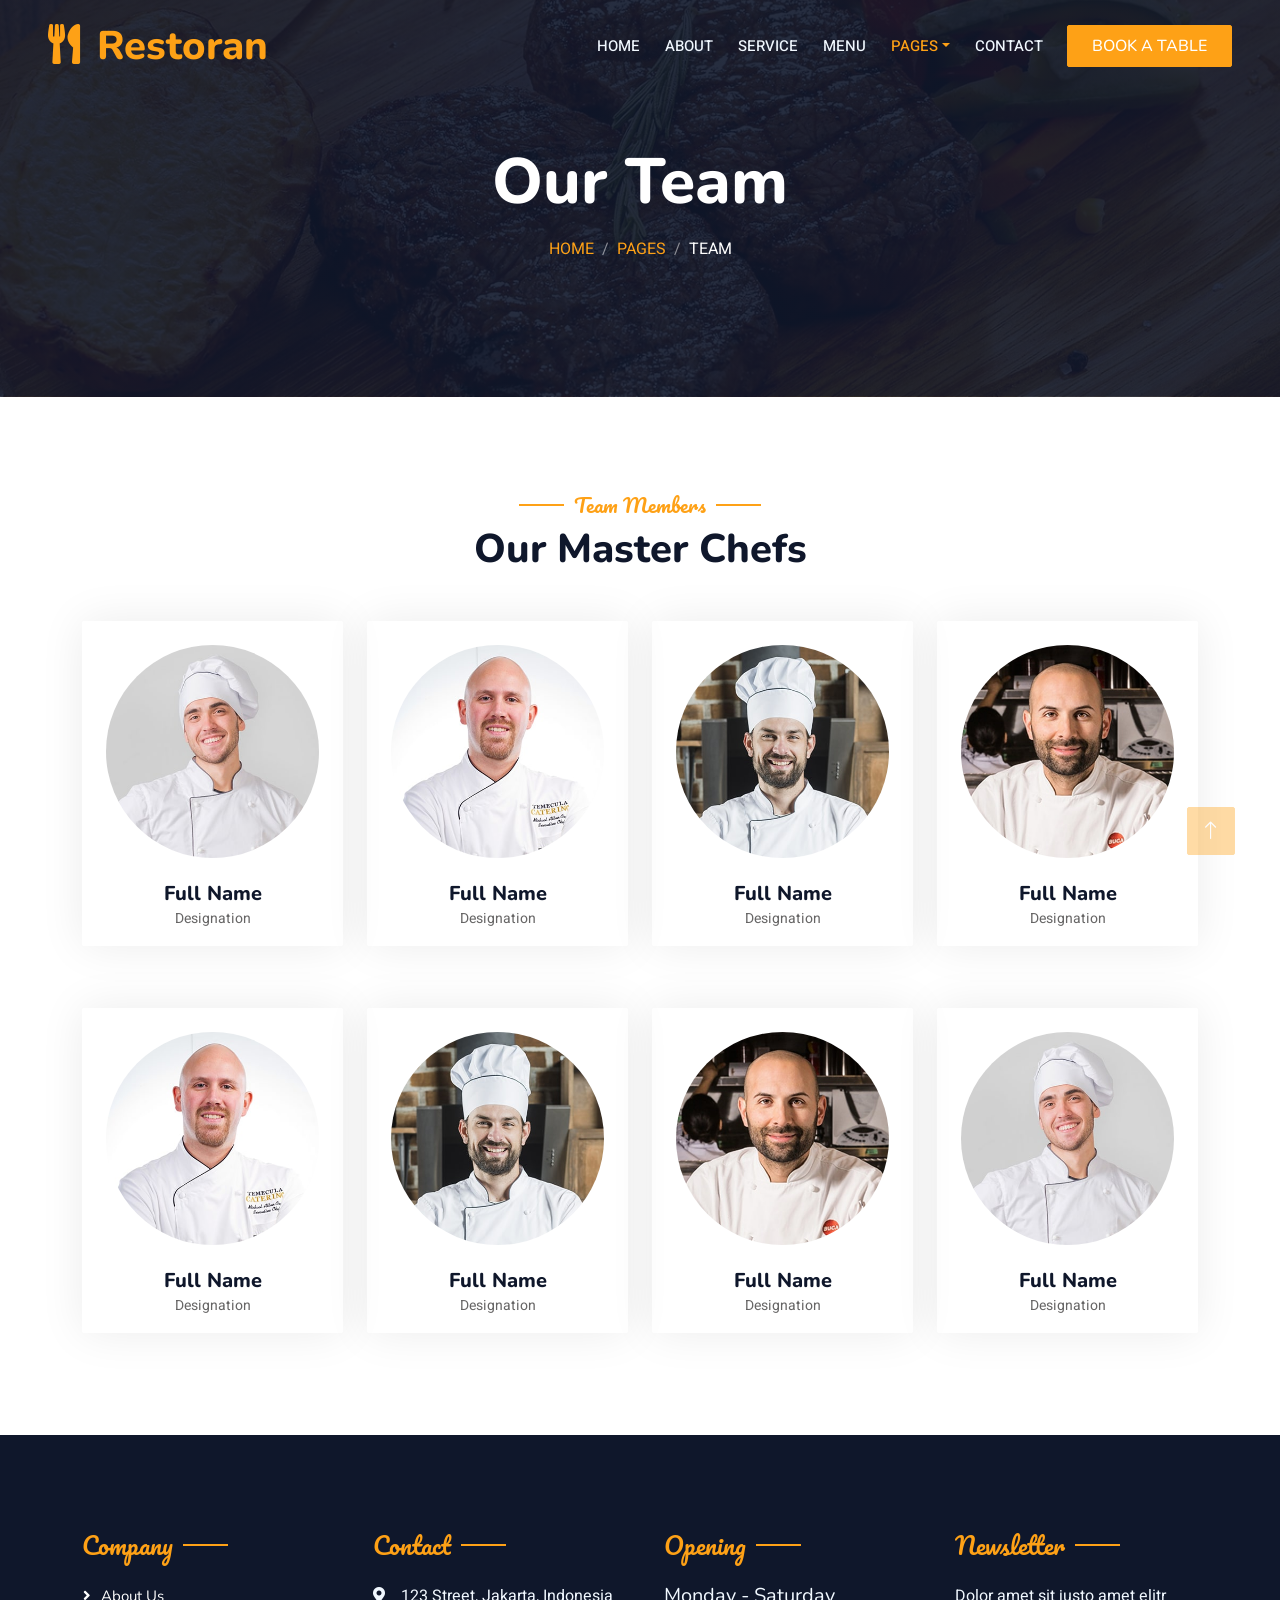
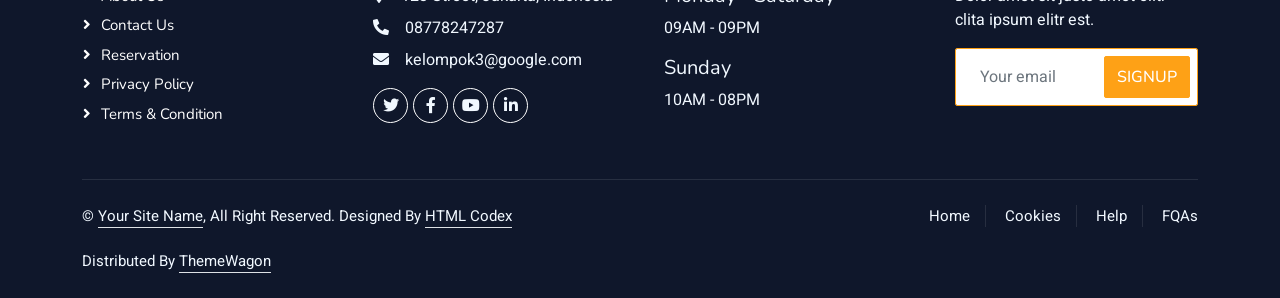
<file: team.html>
<!DOCTYPE html>
<html lang="en">

<head>
    <meta charset="utf-8">
    <title>Restoran - Bootstrap Restaurant Template</title>
    <meta content="width=device-width, initial-scale=1.0" name="viewport">
    <meta content="" name="keywords">
    <meta content="" name="description">

    <!-- Favicon -->
    <link href="img/favicon.ico" rel="icon">

    <!-- Google Web Fonts -->
    <link rel="preconnect" href="https://fonts.googleapis.com">
    <link rel="preconnect" href="https://fonts.gstatic.com" crossorigin>
    <link href="https://fonts.googleapis.com/css2?family=Heebo:wght@400;500;600&family=Nunito:wght@600;700;800&family=Pacifico&display=swap" rel="stylesheet">

    <!-- Icon Font Stylesheet -->
    <link href="https://cdnjs.cloudflare.com/ajax/libs/font-awesome/5.10.0/css/all.min.css" rel="stylesheet">
    <link href="https://cdn.jsdelivr.net/npm/bootstrap-icons@1.4.1/font/bootstrap-icons.css" rel="stylesheet">

    <!-- Libraries Stylesheet -->
    <link href="lib/animate/animate.min.css" rel="stylesheet">
    <link href="lib/owlcarousel/assets/owl.carousel.min.css" rel="stylesheet">
    <link href="lib/tempusdominus/css/tempusdominus-bootstrap-4.min.css" rel="stylesheet" />

    <!-- Customized Bootstrap Stylesheet -->
    <link href="css/bootstrap.min.css" rel="stylesheet">

    <!-- Template Stylesheet -->
    <link href="css/style.css" rel="stylesheet">
</head>

<body>
    <div class="container-xxl bg-white p-0">
        <!-- Spinner Start -->
        <div id="spinner" class="show bg-white position-fixed translate-middle w-100 vh-100 top-50 start-50 d-flex align-items-center justify-content-center">
            <div class="spinner-border text-primary" style="width: 3rem; height: 3rem;" role="status">
                <span class="sr-only">Loading...</span>
            </div>
        </div>
        <!-- Spinner End -->


        <!-- Navbar & Hero Start -->
        <div class="container-xxl position-relative p-0">
            <nav class="navbar navbar-expand-lg navbar-dark bg-dark px-4 px-lg-5 py-3 py-lg-0">
                <a href="" class="navbar-brand p-0">
                    <h1 class="text-primary m-0"><i class="fa fa-utensils me-3"></i>Restoran</h1>
                    <!-- <img src="img/logo.png" alt="Logo"> -->
                </a>
                <button class="navbar-toggler" type="button" data-bs-toggle="collapse" data-bs-target="#navbarCollapse">
                    <span class="fa fa-bars"></span>
                </button>
                <div class="collapse navbar-collapse" id="navbarCollapse">
                    <div class="navbar-nav ms-auto py-0 pe-4">
                        <a href="index.html" class="nav-item nav-link">Home</a>
                        <a href="about.html" class="nav-item nav-link">About</a>
                        <a href="service.html" class="nav-item nav-link">Service</a>
                        <a href="menu.html" class="nav-item nav-link">Menu</a>
                        <div class="nav-item dropdown">
                            <a href="#" class="nav-link dropdown-toggle active" data-bs-toggle="dropdown">Pages</a>
                            <div class="dropdown-menu m-0">
                                <a href="booking.html" class="dropdown-item">Booking</a>
                                <a href="team.html" class="dropdown-item active">Our Team</a>
                                <a href="testimonial.html" class="dropdown-item">Testimonial</a>
                            </div>
                        </div>
                        <a href="contact.html" class="nav-item nav-link">Contact</a>
                    </div>
                    <a href="" class="btn btn-primary py-2 px-4">Book A Table</a>
                </div>
            </nav>

            <div class="container-xxl py-5 bg-dark hero-header mb-5">
                <div class="container text-center my-5 pt-5 pb-4">
                    <h1 class="display-3 text-white mb-3 animated slideInDown">Our Team</h1>
                    <nav aria-label="breadcrumb">
                        <ol class="breadcrumb justify-content-center text-uppercase">
                            <li class="breadcrumb-item"><a href="#">Home</a></li>
                            <li class="breadcrumb-item"><a href="#">Pages</a></li>
                            <li class="breadcrumb-item text-white active" aria-current="page">Team</li>
                        </ol>
                    </nav>
                </div>
            </div>
        </div>
        <!-- Navbar & Hero End -->


        <!-- Team Start -->
        <div class="container-xxl pt-5 pb-3">
            <div class="container">
                <div class="text-center wow fadeInUp" data-wow-delay="0.1s">
                    <h5 class="section-title ff-secondary text-center text-primary fw-normal">Team Members</h5>
                    <h1 class="mb-5">Our Master Chefs</h1>
                </div>
                <div class="row g-4">
                    <div class="col-lg-3 col-md-6 wow fadeInUp" data-wow-delay="0.1s">
                        <div class="team-item text-center rounded overflow-hidden">
                            <div class="rounded-circle overflow-hidden m-4">
                                <img class="img-fluid" src="img/team-1.jpg" alt="">
                            </div>
                            <h5 class="mb-0">Full Name</h5>
                            <small>Designation</small>
                            <div class="d-flex justify-content-center mt-3">
                                <a class="btn btn-square btn-primary mx-1" href=""><i class="fab fa-facebook-f"></i></a>
                                <a class="btn btn-square btn-primary mx-1" href=""><i class="fab fa-twitter"></i></a>
                                <a class="btn btn-square btn-primary mx-1" href=""><i class="fab fa-instagram"></i></a>
                            </div>
                        </div>
                    </div>
                    <div class="col-lg-3 col-md-6 wow fadeInUp" data-wow-delay="0.3s">
                        <div class="team-item text-center rounded overflow-hidden">
                            <div class="rounded-circle overflow-hidden m-4">
                                <img class="img-fluid" src="img/team-2.jpg" alt="">
                            </div>
                            <h5 class="mb-0">Full Name</h5>
                            <small>Designation</small>
                            <div class="d-flex justify-content-center mt-3">
                                <a class="btn btn-square btn-primary mx-1" href=""><i class="fab fa-facebook-f"></i></a>
                                <a class="btn btn-square btn-primary mx-1" href=""><i class="fab fa-twitter"></i></a>
                                <a class="btn btn-square btn-primary mx-1" href=""><i class="fab fa-instagram"></i></a>
                            </div>
                        </div>
                    </div>
                    <div class="col-lg-3 col-md-6 wow fadeInUp" data-wow-delay="0.5s">
                        <div class="team-item text-center rounded overflow-hidden">
                            <div class="rounded-circle overflow-hidden m-4">
                                <img class="img-fluid" src="img/team-3.jpg" alt="">
                            </div>
                            <h5 class="mb-0">Full Name</h5>
                            <small>Designation</small>
                            <div class="d-flex justify-content-center mt-3">
                                <a class="btn btn-square btn-primary mx-1" href=""><i class="fab fa-facebook-f"></i></a>
                                <a class="btn btn-square btn-primary mx-1" href=""><i class="fab fa-twitter"></i></a>
                                <a class="btn btn-square btn-primary mx-1" href=""><i class="fab fa-instagram"></i></a>
                            </div>
                        </div>
                    </div>
                    <div class="col-lg-3 col-md-6 wow fadeInUp" data-wow-delay="0.7s">
                        <div class="team-item text-center rounded overflow-hidden">
                            <div class="rounded-circle overflow-hidden m-4">
                                <img class="img-fluid" src="img/team-4.jpg" alt="">
                            </div>
                            <h5 class="mb-0">Full Name</h5>
                            <small>Designation</small>
                            <div class="d-flex justify-content-center mt-3">
                                <a class="btn btn-square btn-primary mx-1" href=""><i class="fab fa-facebook-f"></i></a>
                                <a class="btn btn-square btn-primary mx-1" href=""><i class="fab fa-twitter"></i></a>
                                <a class="btn btn-square btn-primary mx-1" href=""><i class="fab fa-instagram"></i></a>
                            </div>
                        </div>
                    </div>
                    <div class="col-lg-3 col-md-6 wow fadeInUp" data-wow-delay="0.1s">
                        <div class="team-item text-center rounded overflow-hidden">
                            <div class="rounded-circle overflow-hidden m-4">
                                <img class="img-fluid" src="img/team-2.jpg" alt="">
                            </div>
                            <h5 class="mb-0">Full Name</h5>
                            <small>Designation</small>
                            <div class="d-flex justify-content-center mt-3">
                                <a class="btn btn-square btn-primary mx-1" href=""><i class="fab fa-facebook-f"></i></a>
                                <a class="btn btn-square btn-primary mx-1" href=""><i class="fab fa-twitter"></i></a>
                                <a class="btn btn-square btn-primary mx-1" href=""><i class="fab fa-instagram"></i></a>
                            </div>
                        </div>
                    </div>
                    <div class="col-lg-3 col-md-6 wow fadeInUp" data-wow-delay="0.3s">
                        <div class="team-item text-center rounded overflow-hidden">
                            <div class="rounded-circle overflow-hidden m-4">
                                <img class="img-fluid" src="img/team-3.jpg" alt="">
                            </div>
                            <h5 class="mb-0">Full Name</h5>
                            <small>Designation</small>
                            <div class="d-flex justify-content-center mt-3">
                                <a class="btn btn-square btn-primary mx-1" href=""><i class="fab fa-facebook-f"></i></a>
                                <a class="btn btn-square btn-primary mx-1" href=""><i class="fab fa-twitter"></i></a>
                                <a class="btn btn-square btn-primary mx-1" href=""><i class="fab fa-instagram"></i></a>
                            </div>
                        </div>
                    </div>
                    <div class="col-lg-3 col-md-6 wow fadeInUp" data-wow-delay="0.5s">
                        <div class="team-item text-center rounded overflow-hidden">
                            <div class="rounded-circle overflow-hidden m-4">
                                <img class="img-fluid" src="img/team-4.jpg" alt="">
                            </div>
                            <h5 class="mb-0">Full Name</h5>
                            <small>Designation</small>
                            <div class="d-flex justify-content-center mt-3">
                                <a class="btn btn-square btn-primary mx-1" href=""><i class="fab fa-facebook-f"></i></a>
                                <a class="btn btn-square btn-primary mx-1" href=""><i class="fab fa-twitter"></i></a>
                                <a class="btn btn-square btn-primary mx-1" href=""><i class="fab fa-instagram"></i></a>
                            </div>
                        </div>
                    </div>
                    <div class="col-lg-3 col-md-6 wow fadeInUp" data-wow-delay="0.7s">
                        <div class="team-item text-center rounded overflow-hidden">
                            <div class="rounded-circle overflow-hidden m-4">
                                <img class="img-fluid" src="img/team-1.jpg" alt="">
                            </div>
                            <h5 class="mb-0">Full Name</h5>
                            <small>Designation</small>
                            <div class="d-flex justify-content-center mt-3">
                                <a class="btn btn-square btn-primary mx-1" href=""><i class="fab fa-facebook-f"></i></a>
                                <a class="btn btn-square btn-primary mx-1" href=""><i class="fab fa-twitter"></i></a>
                                <a class="btn btn-square btn-primary mx-1" href=""><i class="fab fa-instagram"></i></a>
                            </div>
                        </div>
                    </div>
                </div>
            </div>
        </div>
        <!-- Team End -->
        

        <!-- Footer Start -->
        <div class="container-fluid bg-dark text-light footer pt-5 mt-5 wow fadeIn" data-wow-delay="0.1s">
            <div class="container py-5">
                <div class="row g-5">
                    <div class="col-lg-3 col-md-6">
                        <h4 class="section-title ff-secondary text-start text-primary fw-normal mb-4">Company</h4>
                        <a class="btn btn-link" href="">About Us</a>
                        <a class="btn btn-link" href="">Contact Us</a>
                        <a class="btn btn-link" href="">Reservation</a>
                        <a class="btn btn-link" href="">Privacy Policy</a>
                        <a class="btn btn-link" href="">Terms & Condition</a>
                    </div>
                    <div class="col-lg-3 col-md-6">
                        <h4 class="section-title ff-secondary text-start text-primary fw-normal mb-4">Contact</h4>
                        <p class="mb-2"><i class="fa fa-map-marker-alt me-3"></i>123 Street, Jakarta, Indonesia</p>
                        <p class="mb-2"><i class="fa fa-phone-alt me-3"></i>08778247287</p>
                        <p class="mb-2"><i class="fa fa-envelope me-3"></i>kelompok3@google.com</p>
                        <div class="d-flex pt-2">
                            <a class="btn btn-outline-light btn-social" href=""><i class="fab fa-twitter"></i></a>
                            <a class="btn btn-outline-light btn-social" href=""><i class="fab fa-facebook-f"></i></a>
                            <a class="btn btn-outline-light btn-social" href=""><i class="fab fa-youtube"></i></a>
                            <a class="btn btn-outline-light btn-social" href=""><i class="fab fa-linkedin-in"></i></a>
                        </div>
                    </div>
                    <div class="col-lg-3 col-md-6">
                        <h4 class="section-title ff-secondary text-start text-primary fw-normal mb-4">Opening</h4>
                        <h5 class="text-light fw-normal">Monday - Saturday</h5>
                        <p>09AM - 09PM</p>
                        <h5 class="text-light fw-normal">Sunday</h5>
                        <p>10AM - 08PM</p>
                    </div>
                    <div class="col-lg-3 col-md-6">
                        <h4 class="section-title ff-secondary text-start text-primary fw-normal mb-4">Newsletter</h4>
                        <p>Dolor amet sit justo amet elitr clita ipsum elitr est.</p>
                        <div class="position-relative mx-auto" style="max-width: 400px;">
                            <input class="form-control border-primary w-100 py-3 ps-4 pe-5" type="text" placeholder="Your email">
                            <button type="button" class="btn btn-primary py-2 position-absolute top-0 end-0 mt-2 me-2">SignUp</button>
                        </div>
                    </div>
                </div>
            </div>
            <div class="container">
                <div class="copyright">
                    <div class="row">
                        <div class="col-md-6 text-center text-md-start mb-3 mb-md-0">
                            &copy; <a class="border-bottom" href="#">Your Site Name</a>, All Right Reserved. 
							
							<!--/*** This template is free as long as you keep the footer author’s credit link/attribution link/backlink. If you'd like to use the template without the footer author’s credit link/attribution link/backlink, you can purchase the Credit Removal License from "https://htmlcodex.com/credit-removal". Thank you for your support. ***/-->
							Designed By <a class="border-bottom" href="https://htmlcodex.com">HTML Codex</a><br><br>
                            Distributed By <a class="border-bottom" href="https://themewagon.com" target="_blank">ThemeWagon</a>
                        </div>
                        <div class="col-md-6 text-center text-md-end">
                            <div class="footer-menu">
                                <a href="">Home</a>
                                <a href="">Cookies</a>
                                <a href="">Help</a>
                                <a href="">FQAs</a>
                            </div>
                        </div>
                    </div>
                </div>
            </div>
        </div>
        <!-- Footer End -->


        <!-- Back to Top -->
        <a href="#" class="btn btn-lg btn-primary btn-lg-square back-to-top"><i class="bi bi-arrow-up"></i></a>
    </div>

    <!-- JavaScript Libraries -->
    <script src="https://code.jquery.com/jquery-3.4.1.min.js"></script>
    <script src="https://cdn.jsdelivr.net/npm/bootstrap@5.0.0/dist/js/bootstrap.bundle.min.js"></script>
    <script src="lib/wow/wow.min.js"></script>
    <script src="lib/easing/easing.min.js"></script>
    <script src="lib/waypoints/waypoints.min.js"></script>
    <script src="lib/counterup/counterup.min.js"></script>
    <script src="lib/owlcarousel/owl.carousel.min.js"></script>
    <script src="lib/tempusdominus/js/moment.min.js"></script>
    <script src="lib/tempusdominus/js/moment-timezone.min.js"></script>
    <script src="lib/tempusdominus/js/tempusdominus-bootstrap-4.min.js"></script>

    <!-- Template Javascript -->
    <script src="js/main.js"></script>
</body>

</html>
</file>
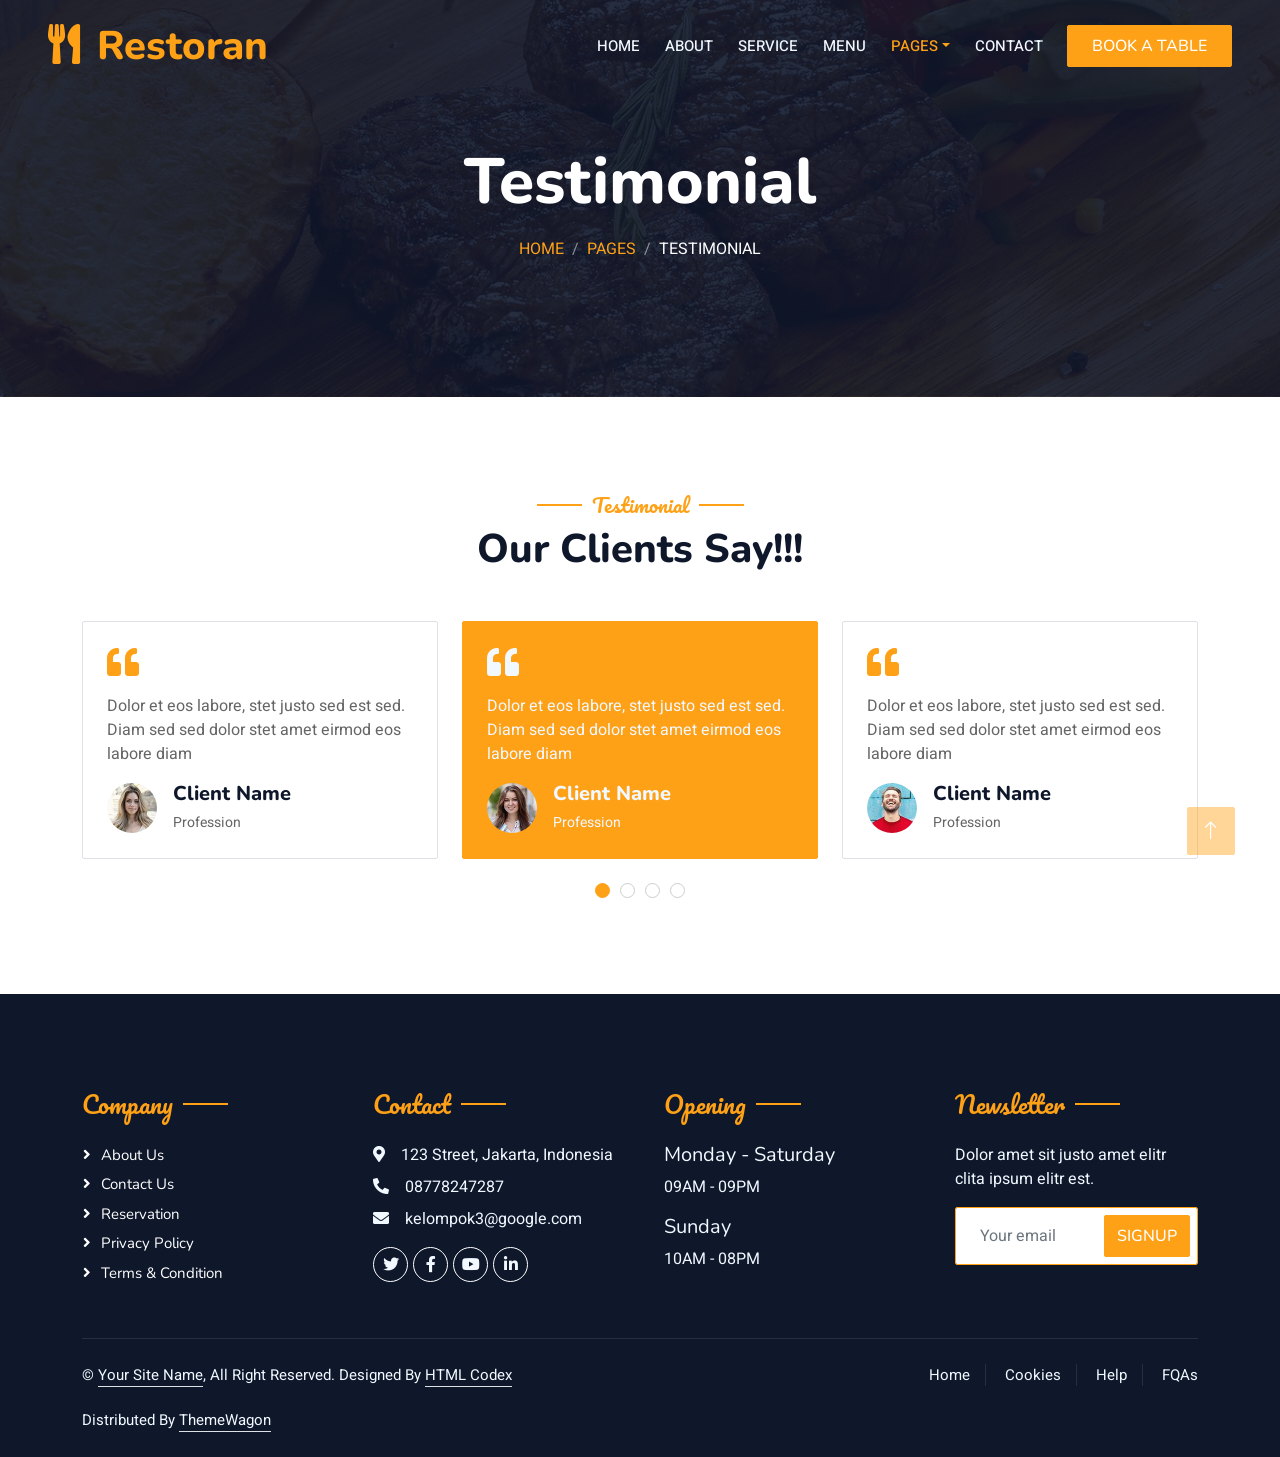
<file: testimonial.html>
<!DOCTYPE html>
<html lang="en">

<head>
    <meta charset="utf-8">
    <title>Restoran - Bootstrap Restaurant Template</title>
    <meta content="width=device-width, initial-scale=1.0" name="viewport">
    <meta content="" name="keywords">
    <meta content="" name="description">

    <!-- Favicon -->
    <link href="img/favicon.ico" rel="icon">

    <!-- Google Web Fonts -->
    <link rel="preconnect" href="https://fonts.googleapis.com">
    <link rel="preconnect" href="https://fonts.gstatic.com" crossorigin>
    <link href="https://fonts.googleapis.com/css2?family=Heebo:wght@400;500;600&family=Nunito:wght@600;700;800&family=Pacifico&display=swap" rel="stylesheet">

    <!-- Icon Font Stylesheet -->
    <link href="https://cdnjs.cloudflare.com/ajax/libs/font-awesome/5.10.0/css/all.min.css" rel="stylesheet">
    <link href="https://cdn.jsdelivr.net/npm/bootstrap-icons@1.4.1/font/bootstrap-icons.css" rel="stylesheet">

    <!-- Libraries Stylesheet -->
    <link href="lib/animate/animate.min.css" rel="stylesheet">
    <link href="lib/owlcarousel/assets/owl.carousel.min.css" rel="stylesheet">
    <link href="lib/tempusdominus/css/tempusdominus-bootstrap-4.min.css" rel="stylesheet" />

    <!-- Customized Bootstrap Stylesheet -->
    <link href="css/bootstrap.min.css" rel="stylesheet">

    <!-- Template Stylesheet -->
    <link href="css/style.css" rel="stylesheet">
</head>

<body>
    <div class="container-xxl bg-white p-0">
        <!-- Spinner Start -->
        <div id="spinner" class="show bg-white position-fixed translate-middle w-100 vh-100 top-50 start-50 d-flex align-items-center justify-content-center">
            <div class="spinner-border text-primary" style="width: 3rem; height: 3rem;" role="status">
                <span class="sr-only">Loading...</span>
            </div>
        </div>
        <!-- Spinner End -->


        <!-- Navbar & Hero Start -->
        <div class="container-xxl position-relative p-0">
            <nav class="navbar navbar-expand-lg navbar-dark bg-dark px-4 px-lg-5 py-3 py-lg-0">
                <a href="" class="navbar-brand p-0">
                    <h1 class="text-primary m-0"><i class="fa fa-utensils me-3"></i>Restoran</h1>
                    <!-- <img src="img/logo.png" alt="Logo"> -->
                </a>
                <button class="navbar-toggler" type="button" data-bs-toggle="collapse" data-bs-target="#navbarCollapse">
                    <span class="fa fa-bars"></span>
                </button>
                <div class="collapse navbar-collapse" id="navbarCollapse">
                    <div class="navbar-nav ms-auto py-0 pe-4">
                        <a href="index.html" class="nav-item nav-link">Home</a>
                        <a href="about.html" class="nav-item nav-link">About</a>
                        <a href="service.html" class="nav-item nav-link">Service</a>
                        <a href="menu.html" class="nav-item nav-link">Menu</a>
                        <div class="nav-item dropdown">
                            <a href="#" class="nav-link dropdown-toggle active" data-bs-toggle="dropdown">Pages</a>
                            <div class="dropdown-menu m-0">
                                <a href="booking.html" class="dropdown-item">Booking</a>
                                <a href="team.html" class="dropdown-item">Our Team</a>
                                <a href="testimonial.html" class="dropdown-item active">Testimonial</a>
                            </div>
                        </div>
                        <a href="contact.html" class="nav-item nav-link">Contact</a>
                    </div>
                    <a href="" class="btn btn-primary py-2 px-4">Book A Table</a>
                </div>
            </nav>

            <div class="container-xxl py-5 bg-dark hero-header mb-5">
                <div class="container text-center my-5 pt-5 pb-4">
                    <h1 class="display-3 text-white mb-3 animated slideInDown">Testimonial</h1>
                    <nav aria-label="breadcrumb">
                        <ol class="breadcrumb justify-content-center text-uppercase">
                            <li class="breadcrumb-item"><a href="#">Home</a></li>
                            <li class="breadcrumb-item"><a href="#">Pages</a></li>
                            <li class="breadcrumb-item text-white active" aria-current="page">Testimonial</li>
                        </ol>
                    </nav>
                </div>
            </div>
        </div>
        <!-- Navbar & Hero End -->


        <!-- Testimonial Start -->
        <div class="container-xxl py-5 wow fadeInUp" data-wow-delay="0.1s">
            <div class="container">
                <div class="text-center">
                    <h5 class="section-title ff-secondary text-center text-primary fw-normal">Testimonial</h5>
                    <h1 class="mb-5">Our Clients Say!!!</h1>
                </div>
                <div class="owl-carousel testimonial-carousel">
                    <div class="testimonial-item bg-transparent border rounded p-4">
                        <i class="fa fa-quote-left fa-2x text-primary mb-3"></i>
                        <p>Dolor et eos labore, stet justo sed est sed. Diam sed sed dolor stet amet eirmod eos labore diam</p>
                        <div class="d-flex align-items-center">
                            <img class="img-fluid flex-shrink-0 rounded-circle" src="img/testimonial-1.jpg" style="width: 50px; height: 50px;">
                            <div class="ps-3">
                                <h5 class="mb-1">Client Name</h5>
                                <small>Profession</small>
                            </div>
                        </div>
                    </div>
                    <div class="testimonial-item bg-transparent border rounded p-4">
                        <i class="fa fa-quote-left fa-2x text-primary mb-3"></i>
                        <p>Dolor et eos labore, stet justo sed est sed. Diam sed sed dolor stet amet eirmod eos labore diam</p>
                        <div class="d-flex align-items-center">
                            <img class="img-fluid flex-shrink-0 rounded-circle" src="img/testimonial-2.jpg" style="width: 50px; height: 50px;">
                            <div class="ps-3">
                                <h5 class="mb-1">Client Name</h5>
                                <small>Profession</small>
                            </div>
                        </div>
                    </div>
                    <div class="testimonial-item bg-transparent border rounded p-4">
                        <i class="fa fa-quote-left fa-2x text-primary mb-3"></i>
                        <p>Dolor et eos labore, stet justo sed est sed. Diam sed sed dolor stet amet eirmod eos labore diam</p>
                        <div class="d-flex align-items-center">
                            <img class="img-fluid flex-shrink-0 rounded-circle" src="img/testimonial-3.jpg" style="width: 50px; height: 50px;">
                            <div class="ps-3">
                                <h5 class="mb-1">Client Name</h5>
                                <small>Profession</small>
                            </div>
                        </div>
                    </div>
                    <div class="testimonial-item bg-transparent border rounded p-4">
                        <i class="fa fa-quote-left fa-2x text-primary mb-3"></i>
                        <p>Dolor et eos labore, stet justo sed est sed. Diam sed sed dolor stet amet eirmod eos labore diam</p>
                        <div class="d-flex align-items-center">
                            <img class="img-fluid flex-shrink-0 rounded-circle" src="img/testimonial-4.jpg" style="width: 50px; height: 50px;">
                            <div class="ps-3">
                                <h5 class="mb-1">Client Name</h5>
                                <small>Profession</small>
                            </div>
                        </div>
                    </div>
                </div>
            </div>
        </div>
        <!-- Testimonial End -->
        

        <!-- Footer Start -->
        <div class="container-fluid bg-dark text-light footer pt-5 mt-5 wow fadeIn" data-wow-delay="0.1s">
            <div class="container py-5">
                <div class="row g-5">
                    <div class="col-lg-3 col-md-6">
                        <h4 class="section-title ff-secondary text-start text-primary fw-normal mb-4">Company</h4>
                        <a class="btn btn-link" href="">About Us</a>
                        <a class="btn btn-link" href="">Contact Us</a>
                        <a class="btn btn-link" href="">Reservation</a>
                        <a class="btn btn-link" href="">Privacy Policy</a>
                        <a class="btn btn-link" href="">Terms & Condition</a>
                    </div>
                    <div class="col-lg-3 col-md-6">
                        <h4 class="section-title ff-secondary text-start text-primary fw-normal mb-4">Contact</h4>
                        <p class="mb-2"><i class="fa fa-map-marker-alt me-3"></i>123 Street, Jakarta, Indonesia</p>
                        <p class="mb-2"><i class="fa fa-phone-alt me-3"></i>08778247287</p>
                        <p class="mb-2"><i class="fa fa-envelope me-3"></i>kelompok3@google.com</p>
                        <div class="d-flex pt-2">
                            <a class="btn btn-outline-light btn-social" href=""><i class="fab fa-twitter"></i></a>
                            <a class="btn btn-outline-light btn-social" href=""><i class="fab fa-facebook-f"></i></a>
                            <a class="btn btn-outline-light btn-social" href=""><i class="fab fa-youtube"></i></a>
                            <a class="btn btn-outline-light btn-social" href=""><i class="fab fa-linkedin-in"></i></a>
                        </div>
                    </div>
                    <div class="col-lg-3 col-md-6">
                        <h4 class="section-title ff-secondary text-start text-primary fw-normal mb-4">Opening</h4>
                        <h5 class="text-light fw-normal">Monday - Saturday</h5>
                        <p>09AM - 09PM</p>
                        <h5 class="text-light fw-normal">Sunday</h5>
                        <p>10AM - 08PM</p>
                    </div>
                    <div class="col-lg-3 col-md-6">
                        <h4 class="section-title ff-secondary text-start text-primary fw-normal mb-4">Newsletter</h4>
                        <p>Dolor amet sit justo amet elitr clita ipsum elitr est.</p>
                        <div class="position-relative mx-auto" style="max-width: 400px;">
                            <input class="form-control border-primary w-100 py-3 ps-4 pe-5" type="text" placeholder="Your email">
                            <button type="button" class="btn btn-primary py-2 position-absolute top-0 end-0 mt-2 me-2">SignUp</button>
                        </div>
                    </div>
                </div>
            </div>
            <div class="container">
                <div class="copyright">
                    <div class="row">
                        <div class="col-md-6 text-center text-md-start mb-3 mb-md-0">
                            &copy; <a class="border-bottom" href="#">Your Site Name</a>, All Right Reserved. 
							
							<!--/*** This template is free as long as you keep the footer author’s credit link/attribution link/backlink. If you'd like to use the template without the footer author’s credit link/attribution link/backlink, you can purchase the Credit Removal License from "https://htmlcodex.com/credit-removal". Thank you for your support. ***/-->
							Designed By <a class="border-bottom" href="https://htmlcodex.com">HTML Codex</a><br><br>
                            Distributed By <a class="border-bottom" href="https://themewagon.com" target="_blank">ThemeWagon</a>
                        </div>
                        <div class="col-md-6 text-center text-md-end">
                            <div class="footer-menu">
                                <a href="">Home</a>
                                <a href="">Cookies</a>
                                <a href="">Help</a>
                                <a href="">FQAs</a>
                            </div>
                        </div>
                    </div>
                </div>
            </div>
        </div>
        <!-- Footer End -->


        <!-- Back to Top -->
        <a href="#" class="btn btn-lg btn-primary btn-lg-square back-to-top"><i class="bi bi-arrow-up"></i></a>
    </div>

    <!-- JavaScript Libraries -->
    <script src="https://code.jquery.com/jquery-3.4.1.min.js"></script>
    <script src="https://cdn.jsdelivr.net/npm/bootstrap@5.0.0/dist/js/bootstrap.bundle.min.js"></script>
    <script src="lib/wow/wow.min.js"></script>
    <script src="lib/easing/easing.min.js"></script>
    <script src="lib/waypoints/waypoints.min.js"></script>
    <script src="lib/counterup/counterup.min.js"></script>
    <script src="lib/owlcarousel/owl.carousel.min.js"></script>
    <script src="lib/tempusdominus/js/moment.min.js"></script>
    <script src="lib/tempusdominus/js/moment-timezone.min.js"></script>
    <script src="lib/tempusdominus/js/tempusdominus-bootstrap-4.min.js"></script>

    <!-- Template Javascript -->
    <script src="js/main.js"></script>
</body>

</html>
</file>
<file: style.css>
body {
  background-image:
    linear-gradient(
      rgba(0,0,0,0.45),
      rgba(0,0,0,0.45)
    ),
    url("bg foto.jpg");

  background-size: cover;
  background-position: center;
  background-repeat: no-repeat;
  background-attachment: fixed;

  display: flex;
  justify-content: center;
  align-items: center;
  min-height: 100vh;
  margin: 0;

  font-family: 'Montserrat', sans-serif;
}

/* Mengubah container lama menjadi bentuk Card modern */
.card {
  background: #e6e6e6; /* Warna abu-abu terang sesuai gambar */
  border-radius: 16px;
  width: 420px;
  padding: 35px 25px;
  box-shadow: 0 10px 25px rgba(0,0,0,0.3);
  transition: opacity 0.5s ease;
}

.card h3 {
  color: #333;
  margin-top: 0;
  margin-bottom: 20px;
  font-size: 24px;
  text-align: center;
  font-weight: 600;
}

label {
  display: block;
  font-size: 14px;
  color: #444;
  margin-bottom: 4px;
  font-weight: 500;
}

/* Wrapper input untuk icon mata/monyet */
.input-wrapper {
  position: relative;
  width: 100%;
}

input[type=text], input[type=password] {
  width: 100%;
  padding: 12px 40px 12px 15px;
  border: 2px solid #555;
  border-radius: 6px;
  box-sizing: border-box;
  margin-top: 6px;
  margin-bottom: 16px;
  font-size: 15px;
  outline: none;
  background-color: #fff;
  color: #2e7d32; /* Warna teks hijau saat diketik */
  font-weight: 500;
  transition: all 0.3s ease;
}

input:focus {
  border-color: #0073e6;
}

/* Icon Monyet di dalam input password */
.toggle-password {
  position: absolute;
  right: 12px;
  top: 45%;
  transform: translateY(-50%);
  cursor: pointer;
  font-size: 18px;
  user-select: none;
}

/* Tombol Submit / Validate */
input[type=submit] {
  width: 100%;
  background-color: #0073e6;
  color: white;
  border: none;
  border-radius: 6px;
  padding: 14px;
  font-size: 16px;
  font-weight: bold;
  cursor: pointer;
  margin-top: 10px;
  transition: background-color 0.3s ease, transform 0.1s ease;
}

input[type=submit]:hover {
  background-color: #0059b3;
}

input[type=submit]:active {
  transform: scale(0.98);
}

/* Animasi Fade Out saat redirect */
.fade-out {
  opacity: 0.5;
  pointer-events: none;
}

/* Box List Kriteria */
#message {
  display: block; /* Selalu tampil seperti di gambar */
  margin-top: 15px;
}

.status-msg {
  text-align: center;
  font-size: 16px;
  font-weight: bold;
  margin-bottom: 15px;
}

.status-msg.valid-text { color: #2e7d32; }
.status-msg.invalid-text { color: #c62828; }

.validation-list {
  list-style: none;
  padding: 0;
  margin: 0;
}

.validation-list li {
  font-size: 14px;
  color: #444;
  margin-bottom: 10px;
  display: flex;
  align-items: center;
  gap: 10px;
}

/* Mengganti simbol checked/unchecked */
.valid {
  color: #2e7d32;
}
.valid:before {
  content: "✔";
  color: #2e7d32;
  font-weight: bold;
}

.invalid {
  color: #555;
}
.invalid:before {
  content: "✖";
  color: #c62828;
  font-weight: bold;
}
</file>
<file: css/style.css>
/********** Template CSS **********/
:root {
    --primary: #FEA116;
    --light: #F1F8FF;
    --dark: #0F172B;
}

.ff-secondary {
    font-family: 'Pacifico', cursive;
}

.fw-medium {
    font-weight: 600 !important;
}

.fw-semi-bold {
    font-weight: 700 !important;
}

.back-to-top {
    position: fixed;
    display: none;
    right: 45px;
    bottom: 45px;
    z-index: 99;
}


/*** Spinner ***/
#spinner {
    opacity: 0;
    visibility: hidden;
    transition: opacity .5s ease-out, visibility 0s linear .5s;
    z-index: 99999;
}

#spinner.show {
    transition: opacity .5s ease-out, visibility 0s linear 0s;
    visibility: visible;
    opacity: 1;
}


/*** Button ***/
.btn {
    font-family: 'Nunito', sans-serif;
    font-weight: 500;
    text-transform: uppercase;
    transition: .5s;
}

.btn.btn-primary,
.btn.btn-secondary {
    color: #FFFFFF;
}

.btn-square {
    width: 38px;
    height: 38px;
}

.btn-sm-square {
    width: 32px;
    height: 32px;
}

.btn-lg-square {
    width: 48px;
    height: 48px;
}

.btn-square,
.btn-sm-square,
.btn-lg-square {
    padding: 0;
    display: flex;
    align-items: center;
    justify-content: center;
    font-weight: normal;
    border-radius: 2px;
}


/*** Navbar ***/
.navbar-dark .navbar-nav .nav-link {
    position: relative;
    margin-left: 25px;
    padding: 35px 0;
    font-size: 15px;
    color: var(--light) !important;
    text-transform: uppercase;
    font-weight: 500;
    outline: none;
    transition: .5s;
}

.sticky-top.navbar-dark .navbar-nav .nav-link {
    padding: 20px 0;
}

.navbar-dark .navbar-nav .nav-link:hover,
.navbar-dark .navbar-nav .nav-link.active {
    color: var(--primary) !important;
}

.navbar-dark .navbar-brand img {
    max-height: 60px;
    transition: .5s;
}

.sticky-top.navbar-dark .navbar-brand img {
    max-height: 45px;
}

@media (max-width: 991.98px) {
    .sticky-top.navbar-dark {
        position: relative;
    }

    .navbar-dark .navbar-collapse {
        margin-top: 15px;
        border-top: 1px solid rgba(255, 255, 255, .1)
    }

    .navbar-dark .navbar-nav .nav-link,
    .sticky-top.navbar-dark .navbar-nav .nav-link {
        padding: 10px 0;
        margin-left: 0;
    }

    .navbar-dark .navbar-brand img {
        max-height: 45px;
    }
}

@media (min-width: 992px) {
    .navbar-dark {
        position: absolute;
        width: 100%;
        top: 0;
        left: 0;
        z-index: 999;
        background: transparent !important;
    }
    
    .sticky-top.navbar-dark {
        position: fixed;
        background: var(--dark) !important;
    }
}


/*** Hero Header ***/
.hero-header {
    background: linear-gradient(rgba(15, 23, 43, .9), rgba(15, 23, 43, .9)), url(../img/bg-hero.jpg);
    background-position: center center;
    background-repeat: no-repeat;
    background-size: cover;
}

.hero-header img {
    animation: imgRotate 50s linear infinite;
}

@keyframes imgRotate { 
    100% { 
        transform: rotate(360deg); 
    } 
}

.breadcrumb-item + .breadcrumb-item::before {
    color: rgba(255, 255, 255, .5);
}


/*** Section Title ***/
.section-title {
    position: relative;
    display: inline-block;
}

.section-title::before {
    position: absolute;
    content: "";
    width: 45px;
    height: 2px;
    top: 50%;
    left: -55px;
    margin-top: -1px;
    background: var(--primary);
}

.section-title::after {
    position: absolute;
    content: "";
    width: 45px;
    height: 2px;
    top: 50%;
    right: -55px;
    margin-top: -1px;
    background: var(--primary);
}

.section-title.text-start::before,
.section-title.text-end::after {
    display: none;
}


/*** Service ***/
.service-item {
    box-shadow: 0 0 45px rgba(0, 0, 0, .08);
    transition: .5s;
}

.service-item:hover {
    background: var(--primary);
}

.service-item * {
    transition: .5s;
}

.service-item:hover * {
    color: var(--light) !important;
}


/*** Food Menu ***/
.nav-pills .nav-item .active {
    border-bottom: 2px solid var(--primary);
}


/*** Youtube Video ***/
.video {
    position: relative;
    height: 100%;
    min-height: 500px;
    background: linear-gradient(rgba(15, 23, 43, .1), rgba(15, 23, 43, .1)), url(../img/video.jpg);
    background-position: center center;
    background-repeat: no-repeat;
    background-size: cover;
}

.video .btn-play {
    position: absolute;
    z-index: 3;
    top: 50%;
    left: 50%;
    transform: translateX(-50%) translateY(-50%);
    box-sizing: content-box;
    display: block;
    width: 32px;
    height: 44px;
    border-radius: 50%;
    border: none;
    outline: none;
    padding: 18px 20px 18px 28px;
}

.video .btn-play:before {
    content: "";
    position: absolute;
    z-index: 0;
    left: 50%;
    top: 50%;
    transform: translateX(-50%) translateY(-50%);
    display: block;
    width: 100px;
    height: 100px;
    background: var(--primary);
    border-radius: 50%;
    animation: pulse-border 1500ms ease-out infinite;
}

.video .btn-play:after {
    content: "";
    position: absolute;
    z-index: 1;
    left: 50%;
    top: 50%;
    transform: translateX(-50%) translateY(-50%);
    display: block;
    width: 100px;
    height: 100px;
    background: var(--primary);
    border-radius: 50%;
    transition: all 200ms;
}

.video .btn-play img {
    position: relative;
    z-index: 3;
    max-width: 100%;
    width: auto;
    height: auto;
}

.video .btn-play span {
    display: block;
    position: relative;
    z-index: 3;
    width: 0;
    height: 0;
    border-left: 32px solid var(--dark);
    border-top: 22px solid transparent;
    border-bottom: 22px solid transparent;
}

@keyframes pulse-border {
    0% {
        transform: translateX(-50%) translateY(-50%) translateZ(0) scale(1);
        opacity: 1;
    }

    100% {
        transform: translateX(-50%) translateY(-50%) translateZ(0) scale(1.5);
        opacity: 0;
    }
}

#videoModal {
    z-index: 99999;
}

#videoModal .modal-dialog {
    position: relative;
    max-width: 800px;
    margin: 60px auto 0 auto;
}

#videoModal .modal-body {
    position: relative;
    padding: 0px;
}

#videoModal .close {
    position: absolute;
    width: 30px;
    height: 30px;
    right: 0px;
    top: -30px;
    z-index: 999;
    font-size: 30px;
    font-weight: normal;
    color: #FFFFFF;
    background: #000000;
    opacity: 1;
}


/*** Team ***/
.team-item {
    box-shadow: 0 0 45px rgba(0, 0, 0, .08);
    height: calc(100% - 38px);
    transition: .5s;
}

.team-item img {
    transition: .5s;
}

.team-item:hover img {
    transform: scale(1.1);
}

.team-item:hover {
    height: 100%;
}

.team-item .btn {
    border-radius: 38px 38px 0 0;
}


/*** Testimonial ***/
.testimonial-carousel .owl-item .testimonial-item,
.testimonial-carousel .owl-item.center .testimonial-item * {
    transition: .5s;
}

.testimonial-carousel .owl-item.center .testimonial-item {
    background: var(--primary) !important;
    border-color: var(--primary) !important;
}

.testimonial-carousel .owl-item.center .testimonial-item * {
    color: var(--light) !important;
}

.testimonial-carousel .owl-dots {
    margin-top: 24px;
    display: flex;
    align-items: flex-end;
    justify-content: center;
}

.testimonial-carousel .owl-dot {
    position: relative;
    display: inline-block;
    margin: 0 5px;
    width: 15px;
    height: 15px;
    border: 1px solid #CCCCCC;
    border-radius: 15px;
    transition: .5s;
}

.testimonial-carousel .owl-dot.active {
    background: var(--primary);
    border-color: var(--primary);
}


/*** Footer ***/
.footer .btn.btn-social {
    margin-right: 5px;
    width: 35px;
    height: 35px;
    display: flex;
    align-items: center;
    justify-content: center;
    color: var(--light);
    border: 1px solid #FFFFFF;
    border-radius: 35px;
    transition: .3s;
}

.footer .btn.btn-social:hover {
    color: var(--primary);
}

.footer .btn.btn-link {
    display: block;
    margin-bottom: 5px;
    padding: 0;
    text-align: left;
    color: #FFFFFF;
    font-size: 15px;
    font-weight: normal;
    text-transform: capitalize;
    transition: .3s;
}

.footer .btn.btn-link::before {
    position: relative;
    content: "\f105";
    font-family: "Font Awesome 5 Free";
    font-weight: 900;
    margin-right: 10px;
}

.footer .btn.btn-link:hover {
    letter-spacing: 1px;
    box-shadow: none;
}

.footer .copyright {
    padding: 25px 0;
    font-size: 15px;
    border-top: 1px solid rgba(256, 256, 256, .1);
}

.footer .copyright a {
    color: var(--light);
}

.footer .footer-menu a {
    margin-right: 15px;
    padding-right: 15px;
    border-right: 1px solid rgba(255, 255, 255, .1);
}

.footer .footer-menu a:last-child {
    margin-right: 0;
    padding-right: 0;
    border-right: none;
}
</file>
